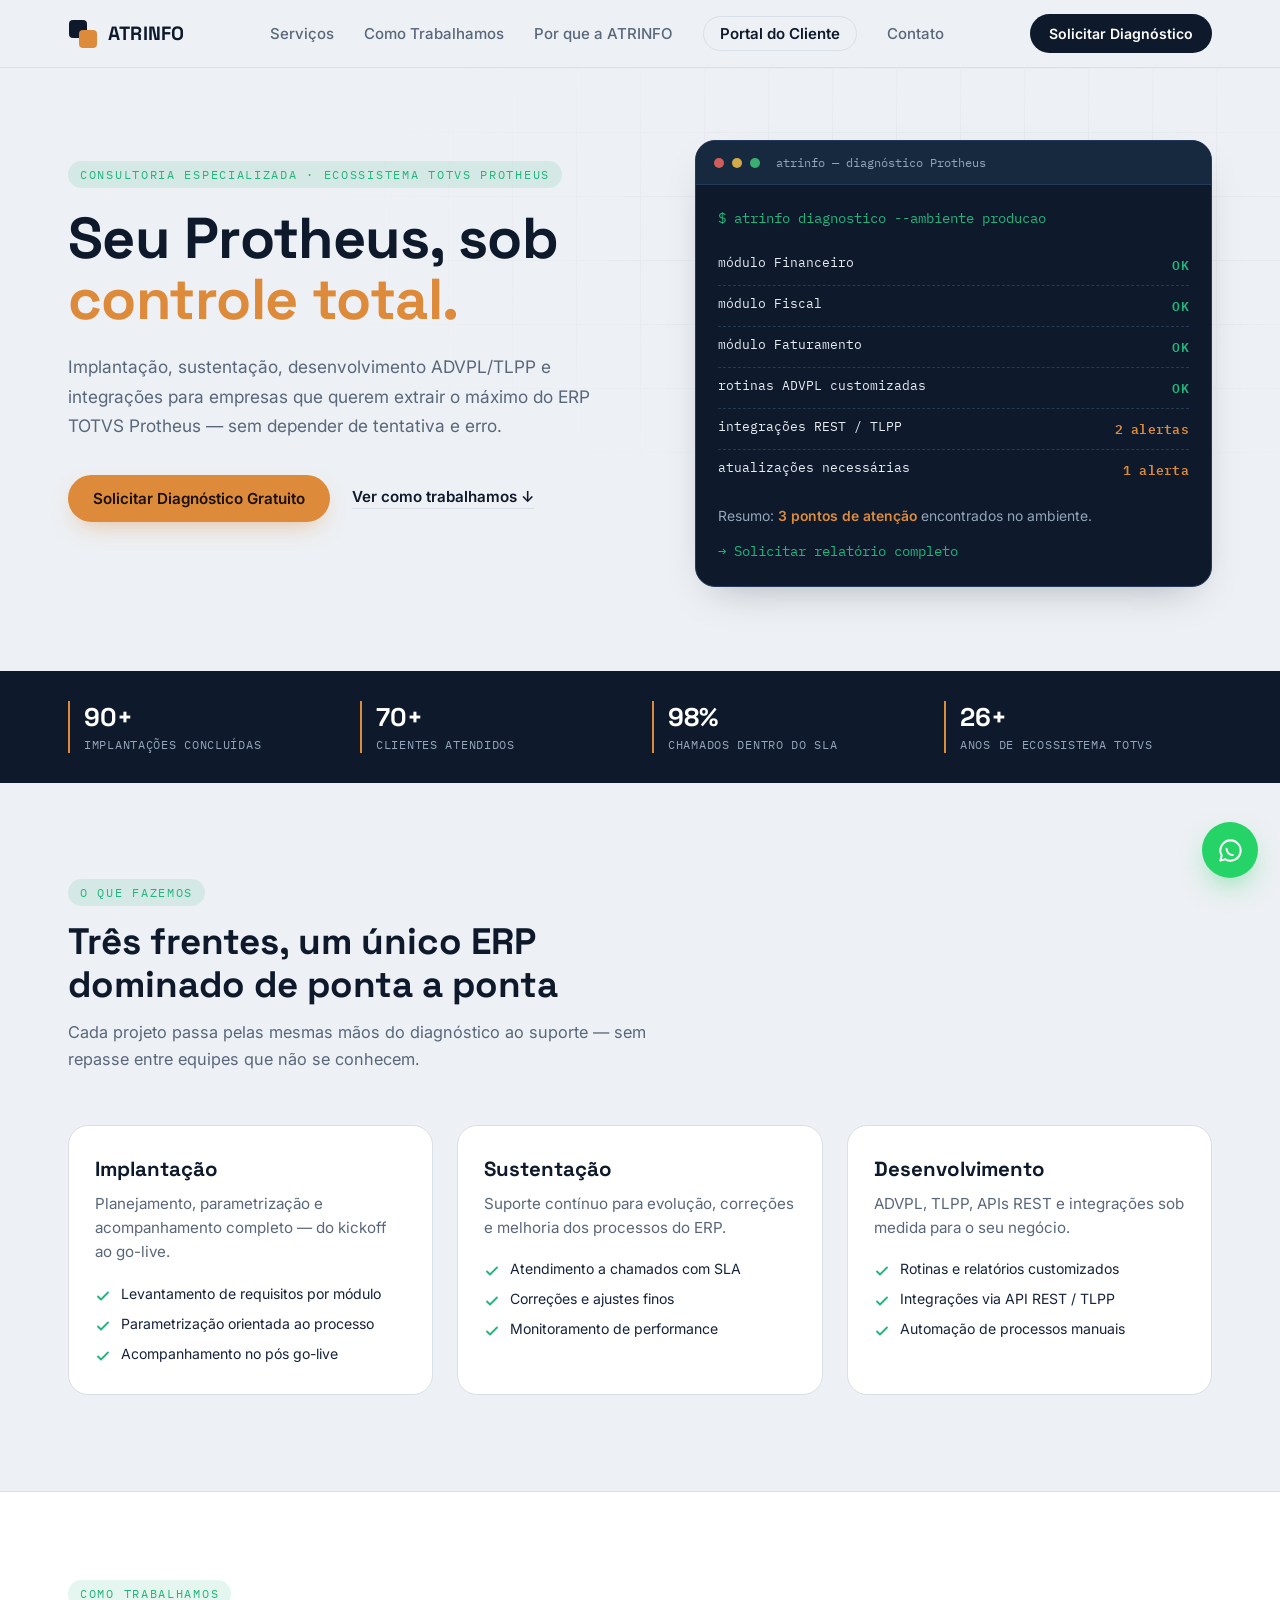
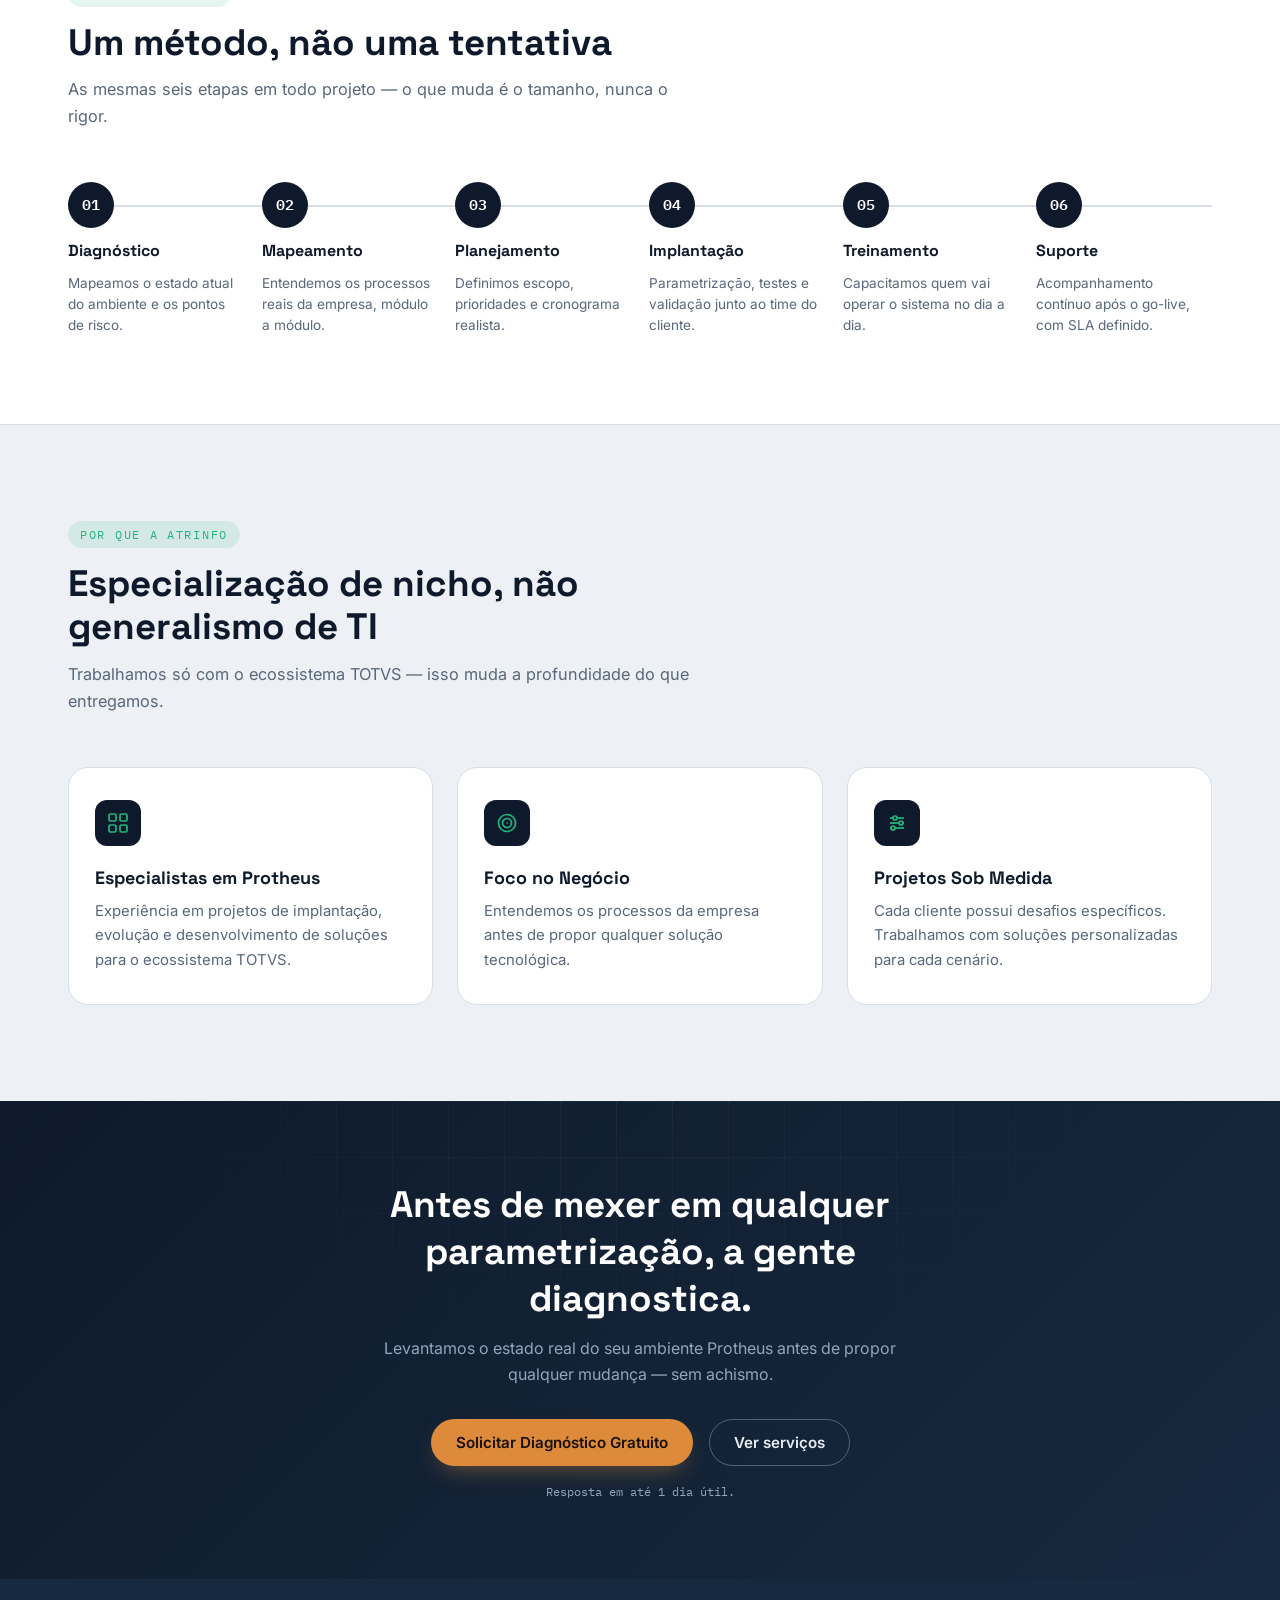
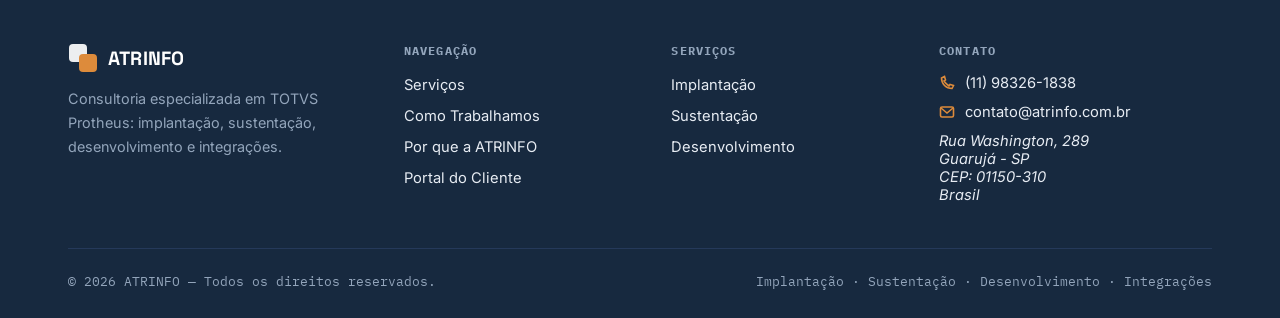
<file: index.html>
<!DOCTYPE html>
<html lang="pt-BR">
<head>
<meta charset="UTF-8">
<meta name="viewport" content="width=device-width, initial-scale=1.0">
<title>ATRINFO | Consultoria Especializada em TOTVS Protheus</title>
<meta name="description" content="Consultoria especializada em TOTVS Protheus — implantação, sustentação, desenvolvimento ADVPL/TLPP e integrações. Solicite um diagnóstico do seu ambiente.">
<link rel="preconnect" href="https://fonts.googleapis.com">
<link rel="preconnect" href="https://fonts.gstatic.com" crossorigin>
<link href="https://fonts.googleapis.com/css2?family=Space+Grotesk:wght@500;600;700&family=Inter:wght@400;500;600;700&family=IBM+Plex+Mono:wght@400;500;600&display=swap" rel="stylesheet">
<style>
  :root{
    --ink:#0E1A2B;
    --ink-2:#17293F;
    --ink-3:#25395A;
    --paper:#EDF0F4;
    --card:#FFFFFF;
    --line:#D9DFE6;
    --text:#16233A;
    --text-soft:#59677A;
    --on-dark:#E7ECF3;
    --on-dark-soft:#93A5BB;
    --signal:#22B57B;
    --signal-soft:rgba(34,181,123,.12);
    --amber:#DD8B3B;
    --amber-soft:rgba(221,139,59,.14);
    --r-lg:20px;
    --r-md:14px;
    --shadow-md:0 16px 40px -20px rgba(14,26,43,.35);
    --font-display:'Space Grotesk',sans-serif;
    --font-body:'Inter',sans-serif;
    --font-mono:'IBM Plex Mono',monospace;
  }

  *{box-sizing:border-box;}
  html{scroll-behavior:smooth;}
  body{
    margin:0;
    background:var(--paper);
    color:var(--text);
    font-family:var(--font-body);
    -webkit-font-smoothing:antialiased;
  }
  img,svg{display:block;max-width:100%;}
  a{color:inherit;}
  ul{margin:0;padding:0;}
  section[id]{scroll-margin-top:90px;}

  .skip-link{position:absolute;left:-9999px;top:auto;background:var(--ink);color:#fff;padding:12px 18px;border-radius:8px;z-index:200;text-decoration:none;font-size:.9rem;}
  .skip-link:focus{left:16px;top:16px;}

  *:focus-visible{outline:2px solid var(--amber);outline-offset:3px;border-radius:4px;}

  .wrap{max-width:1240px;margin:0 auto;padding-left:clamp(20px,4vw,48px);padding-right:clamp(20px,4vw,48px);}

  /* ---------- Buttons ---------- */
  .btn{
    display:inline-flex;align-items:center;gap:8px;
    padding:13px 24px;border-radius:999px;
    font-family:var(--font-body);font-weight:600;font-size:.95rem;
    text-decoration:none;cursor:pointer;border:1px solid transparent;
    transition:transform .15s ease, box-shadow .15s ease, background .15s ease, color .15s ease;
    white-space:nowrap;
  }
  .btn--primary{background:var(--amber);color:#1A1006;box-shadow:0 10px 24px -10px rgba(221,139,59,.55);}
  .btn--primary:hover{transform:translateY(-2px);box-shadow:0 16px 30px -12px rgba(221,139,59,.6);}
  .btn--dark{background:var(--ink);color:#fff;}
  .btn--dark:hover{transform:translateY(-2px);background:var(--ink-2);}
  .btn--ghost-dark{background:transparent;border-color:rgba(255,255,255,.28);color:var(--on-dark);}
  .btn--ghost-dark:hover{background:rgba(255,255,255,.08);}
  .btn--sm{padding:10px 18px;font-size:.88rem;}
  .text-link{display:inline-flex;align-items:center;gap:6px;font-weight:600;font-size:.95rem;text-decoration:none;color:var(--ink);border-bottom:1px solid var(--line);padding-bottom:2px;transition:border-color .15s ease, color .15s ease;}
  .text-link:hover{border-color:var(--ink);}

  .eyebrow{
    font-family:var(--font-mono);font-size:.76rem;letter-spacing:.14em;text-transform:uppercase;
    color:var(--signal);background:var(--signal-soft);
    display:inline-flex;padding:6px 12px;border-radius:999px;
  }

  /* ---------- Header ---------- */
  .site-header{position:sticky;top:0;z-index:100;background:rgba(237,240,244,.86);backdrop-filter:blur(10px);border-bottom:1px solid var(--line);}
  .nav{display:flex;align-items:center;justify-content:space-between;padding:14px clamp(20px,4vw,48px);max-width:1240px;margin:0 auto;}
  .brand{display:flex;align-items:center;gap:10px;text-decoration:none;font-family:var(--font-display);font-weight:700;font-size:1.2rem;color:var(--ink);letter-spacing:.01em;}
  .brand__mark{width:30px;height:30px;flex-shrink:0;}
  .nav__links{display:flex;gap:30px;list-style:none;font-weight:500;font-size:.94rem;}
  .nav__links a{text-decoration:none;color:var(--text-soft);position:relative;padding:4px 0;transition:color .15s ease;}
  .nav__links a::after{content:"";position:absolute;left:0;bottom:0;height:2px;width:0;background:var(--amber);transition:width .18s ease;}
  .nav__links a:hover{color:var(--ink);}
  .nav__links a:hover::after{width:100%;}
  .nav__links a.btn-portal-cliente{
    color:var(--ink);
    border:1px solid var(--line);
    border-radius:999px;
    padding:7px 16px;
    font-weight:600;
    transition:border-color .15s ease, background .15s ease, color .15s ease;
  }
  .nav__links a.btn-portal-cliente:hover{
    border-color:var(--signal);
    background:var(--signal-soft);
    color:var(--ink);
  }
  .nav__links a.btn-portal-cliente::after{display:none;}
  .nav__mobile-panel a.btn-portal-cliente{
    color:var(--signal);
    font-weight:600;
  }
  .nav__right{display:flex;align-items:center;gap:20px;}
  .nav__toggle{display:none;background:none;border:none;cursor:pointer;padding:6px;color:var(--ink);}
  .nav__mobile-panel{display:none;flex-direction:column;gap:2px;padding:6px clamp(20px,4vw,48px) 22px;background:var(--paper);border-bottom:1px solid var(--line);}
  .nav__mobile-panel.is-open{display:flex;}
  .nav__mobile-panel a{padding:13px 2px;font-weight:500;text-decoration:none;color:var(--text);border-bottom:1px solid var(--line);}
  .nav__mobile-panel .btn{margin-top:14px;justify-content:center;}

  @media (max-width:880px){
    .nav__links,.nav__right .btn{display:none;}
    .nav__toggle{display:flex;}
  }

  /* ---------- Hero ---------- */
  .hero{position:relative;overflow:hidden;padding:72px 0 84px;}
  .hero__bg{position:absolute;inset:0;pointer-events:none;
    background-image:
      linear-gradient(var(--line) 1px, transparent 1px),
      linear-gradient(90deg, var(--line) 1px, transparent 1px);
    background-size:64px 64px;
    -webkit-mask-image:radial-gradient(ellipse 70% 60% at 75% 30%, #000 0%, transparent 75%);
    mask-image:radial-gradient(ellipse 70% 60% at 75% 30%, #000 0%, transparent 75%);
    opacity:.6;
  }
  .hero__inner{position:relative;display:grid;grid-template-columns:1.05fr .95fr;gap:56px;align-items:center;}
  @media (max-width:980px){.hero__inner{grid-template-columns:1fr;gap:48px;}}

  .hero__title{font-family:var(--font-display);font-weight:700;line-height:1.06;letter-spacing:-.01em;color:var(--ink);font-size:clamp(2.3rem,4vw + 1rem,3.6rem);margin:20px 0 0;}
  .hero__title span{color:var(--amber);}
  .hero__lead{margin:22px 0 0;font-size:1.08rem;line-height:1.7;color:var(--text-soft);max-width:48ch;}
  .hero__actions{margin-top:34px;display:flex;gap:22px;flex-wrap:wrap;align-items:center;}
  .hero__stats{margin-top:44px;display:flex;gap:32px;flex-wrap:wrap;}
  .stat-chip{font-family:var(--font-mono);font-size:.8rem;color:var(--text-soft);}
  .stat-chip strong{display:block;font-family:var(--font-display);font-size:1.5rem;color:var(--ink);font-weight:700;}

  /* ---------- Terminal (signature element) ---------- */
  .terminal{background:var(--ink);border-radius:var(--r-lg);box-shadow:var(--shadow-md);overflow:hidden;border:1px solid var(--ink-3);}
  .terminal__bar{display:flex;align-items:center;gap:8px;padding:14px 18px;background:var(--ink-2);border-bottom:1px solid var(--ink-3);}
  .dot{width:10px;height:10px;border-radius:50%;opacity:.9;}
  .dot--r{background:#E5635C;} .dot--y{background:#E7B84B;} .dot--g{background:#3FBE79;}
  .terminal__title{margin-left:8px;font-family:var(--font-mono);font-size:.76rem;color:var(--on-dark-soft);}
  .terminal__body{padding:24px 22px 26px;}
  .terminal__prompt{font-family:var(--font-mono);font-size:.85rem;color:var(--signal);margin:0 0 18px;}
  .terminal__log{list-style:none;display:flex;flex-direction:column;margin:0 0 18px;}
  .terminal__log li{display:flex;justify-content:space-between;gap:14px;padding:9px 0;border-bottom:1px dashed var(--ink-3);font-family:var(--font-mono);font-size:.82rem;color:var(--on-dark);opacity:0;transform:translateY(6px);animation:rise .5s ease forwards;}
  .terminal__log li:last-child{border-bottom:none;}
  .terminal__log li:nth-child(1){animation-delay:.15s}
  .terminal__log li:nth-child(2){animation-delay:.35s}
  .terminal__log li:nth-child(3){animation-delay:.55s}
  .terminal__log li:nth-child(4){animation-delay:.75s}
  .terminal__log li:nth-child(5){animation-delay:.95s}
  .terminal__log li:nth-child(6){animation-delay:1.15s}
  .terminal__log b{font-weight:600;letter-spacing:.02em;}
  .terminal__log b.ok{color:var(--signal);}
  .terminal__log b.warn{color:var(--amber);}
  .terminal__summary{font-size:.87rem;color:var(--on-dark-soft);margin:0 0 16px;opacity:0;animation:rise .5s ease forwards;animation-delay:1.35s;}
  .terminal__summary strong{color:var(--amber);font-weight:600;}
  .terminal__cta{font-family:var(--font-mono);font-size:.85rem;color:var(--signal);text-decoration:none;display:inline-flex;align-items:center;gap:6px;opacity:0;animation:rise .5s ease forwards;animation-delay:1.5s;}
  .terminal__cta:hover{text-decoration:underline;}
  @keyframes rise{to{opacity:1;transform:translateY(0);}}

  /* ---------- Stats bar ---------- */
  .stats-bar{background:var(--ink);padding:30px 0;}
  .stats-bar__inner{display:grid;grid-template-columns:repeat(4,1fr);gap:24px;}
  @media (max-width:700px){.stats-bar__inner{grid-template-columns:repeat(2,1fr);row-gap:26px;}}
  .stat{border-left:2px solid var(--amber);padding-left:14px;}
  .stat strong{display:block;font-family:var(--font-display);font-size:1.6rem;color:#fff;}
  .stat span{font-family:var(--font-mono);font-size:.74rem;color:var(--on-dark-soft);text-transform:uppercase;letter-spacing:.06em;}

  /* ---------- Sections ---------- */
  .section{padding:96px 0;}
  .section--tight{padding:88px 0;}
  .section__head{max-width:640px;margin-bottom:52px;}
  .section__head h2{font-family:var(--font-display);font-size:clamp(1.7rem,2.2vw + 1rem,2.3rem);color:var(--ink);margin:14px 0 12px;line-height:1.18;}
  .section__head p{color:var(--text-soft);font-size:1.02rem;line-height:1.65;margin:0;}

  /* Services */
  .services__grid{display:grid;grid-template-columns:repeat(3,1fr);gap:24px;}
  @media (max-width:900px){.services__grid{grid-template-columns:1fr;}}
  .service-card{background:var(--card);border:1px solid var(--line);border-radius:var(--r-lg);padding:30px 26px;transition:transform .2s ease, box-shadow .2s ease, border-color .2s ease;}
  .service-card:hover{transform:translateY(-4px);box-shadow:var(--shadow-md);border-color:transparent;}
  .service-card__tag{font-family:var(--font-mono);font-size:.72rem;letter-spacing:.1em;color:var(--amber);background:var(--amber-soft);padding:4px 10px;border-radius:999px;display:inline-block;margin-bottom:18px;}
  .service-card h3{font-family:var(--font-display);font-size:1.28rem;color:var(--ink);margin:0 0 10px;}
  .service-card p{color:var(--text-soft);font-size:.95rem;line-height:1.6;margin:0 0 20px;}
  .service-card ul{list-style:none;display:flex;flex-direction:column;gap:11px;}
  .service-card li{display:flex;gap:10px;align-items:flex-start;font-size:.88rem;color:var(--text);}
  .service-card li svg{flex-shrink:0;margin-top:3px;color:var(--signal);}

  /* Process */
  .process-band{background:var(--card);border-top:1px solid var(--line);border-bottom:1px solid var(--line);}
  .process__rail{position:relative;display:grid;grid-template-columns:repeat(6,1fr);gap:18px;}
  .process__rail::before{content:"";position:absolute;top:23px;left:0;right:0;height:2px;background:var(--line);z-index:0;}
  @media (max-width:880px){
    .process__rail{grid-template-columns:1fr 1fr;row-gap:34px;}
    .process__rail::before{display:none;}
  }
  @media (max-width:480px){.process__rail{grid-template-columns:1fr;}}
  .process__step{position:relative;z-index:1;display:flex;flex-direction:column;gap:10px;}
  .process__num{width:46px;height:46px;border-radius:50%;background:var(--ink);color:#fff;display:flex;align-items:center;justify-content:center;font-family:var(--font-mono);font-weight:600;font-size:.92rem;}
  .process__step h4{font-family:var(--font-display);font-size:1rem;color:var(--ink);margin:2px 0 2px;}
  .process__step p{font-size:.85rem;color:var(--text-soft);line-height:1.55;margin:0;}

  /* Why */
  .why__grid{display:grid;grid-template-columns:repeat(3,1fr);gap:24px;}
  @media (max-width:900px){.why__grid{grid-template-columns:1fr;}}
  .why-card{padding:32px 26px;border-radius:var(--r-lg);background:var(--card);border:1px solid var(--line);}
  .why-card__icon{width:46px;height:46px;border-radius:12px;background:var(--ink);display:flex;align-items:center;justify-content:center;margin-bottom:20px;color:var(--signal);}
  .why-card h3{font-family:var(--font-display);font-size:1.12rem;color:var(--ink);margin:0 0 10px;}
  .why-card p{color:var(--text-soft);font-size:.93rem;line-height:1.65;margin:0;}

  /* CTA band */
  .cta-band{position:relative;overflow:hidden;background:linear-gradient(135deg,var(--ink),var(--ink-2));color:#fff;padding:80px 0;text-align:center;}
  .cta-band__bg{position:absolute;inset:0;pointer-events:none;
    background-image:linear-gradient(rgba(255,255,255,.05) 1px, transparent 1px), linear-gradient(90deg, rgba(255,255,255,.05) 1px, transparent 1px);
    background-size:56px 56px;
    -webkit-mask-image:radial-gradient(ellipse 60% 80% at 50% 0%, #000 0%, transparent 70%);
    mask-image:radial-gradient(ellipse 60% 80% at 50% 0%, #000 0%, transparent 70%);
  }
  .cta-band__inner{position:relative;max-width:620px;margin:0 auto;}
  .cta-band h2{font-family:var(--font-display);font-size:clamp(1.6rem,2.4vw + 1rem,2.3rem);margin:0 0 14px;}
  .cta-band p{color:var(--on-dark-soft);margin:0 0 32px;font-size:1rem;line-height:1.6;}
  .cta-band__actions{display:flex;justify-content:center;gap:16px;flex-wrap:wrap;}
  .cta-band small{display:block;margin-top:18px;color:var(--on-dark-soft);font-family:var(--font-mono);font-size:.76rem;}

  /* Footer */
  footer{background:var(--ink-2);color:var(--on-dark);padding:64px 0 28px;}
  .footer__grid{display:grid;grid-template-columns:1.3fr 1fr 1fr 1.2fr;gap:40px;padding-bottom:44px;border-bottom:1px solid var(--ink-3);}
  @media (max-width:900px){.footer__grid{grid-template-columns:1fr 1fr;row-gap:36px;}}
  @media (max-width:560px){.footer__grid{grid-template-columns:1fr;}}
  .footer__brand .brand{color:#fff;}
  .footer__brand p{color:var(--on-dark-soft);font-size:.9rem;line-height:1.65;margin-top:14px;max-width:32ch;}
  footer h5{font-family:var(--font-mono);font-size:.72rem;letter-spacing:.1em;text-transform:uppercase;color:var(--on-dark-soft);margin:0 0 16px;}
  footer ul{list-style:none;display:flex;flex-direction:column;gap:11px;}
  footer a{color:var(--on-dark);text-decoration:none;font-size:.92rem;transition:color .15s ease;}
  footer a:hover{color:var(--amber);}
  .footer__contact li{display:flex;gap:10px;align-items:center;}
  .footer__contact svg{flex-shrink:0;color:var(--amber);}
  .footer__bottom{padding-top:24px;display:flex;justify-content:space-between;flex-wrap:wrap;gap:12px;font-size:.8rem;color:var(--on-dark-soft);font-family:var(--font-mono);}

  /* WhatsApp direct-contact button */
  .whatsapp-fab{
    position:fixed;right:22px;bottom:22px;width:56px;height:56px;border-radius:50%;
    background:#25D366;color:#fff;display:flex;align-items:center;justify-content:center;
    box-shadow:0 12px 28px -8px rgba(37,211,102,.55);z-index:150;text-decoration:none;
    transition:transform .15s ease, box-shadow .15s ease;
  }
  .whatsapp-fab:hover{transform:translateY(-3px) scale(1.04);box-shadow:0 16px 34px -8px rgba(37,211,102,.65);}
  .whatsapp-fab svg{width:27px;height:27px;}
  @media (max-width:600px){.whatsapp-fab{right:16px;bottom:16px;width:52px;height:52px;}}

  @media (prefers-reduced-motion: reduce){
    html{scroll-behavior:auto;}
    .terminal__log li,.terminal__summary,.terminal__cta{animation:none;opacity:1;transform:none;}
    .service-card,.btn,.whatsapp-fab{transition:none;}
  }
</style>
</head>
<body>

<a class="skip-link" href="#main">Pular para o conteúdo</a>

<header class="site-header">
  <nav class="nav">
    <a href="#topo" class="brand" aria-label="ATRINFO — início">
      <svg class="brand__mark" viewBox="0 0 30 30" fill="none" xmlns="http://www.w3.org/2000/svg" aria-hidden="true">
        <rect x="1" y="1" width="18" height="18" rx="4" fill="var(--ink)"/>
        <rect x="11" y="11" width="18" height="18" rx="4" fill="var(--amber)"/>
      </svg>
      ATRINFO
    </a>

    <ul class="nav__links">
      <li><a href="#servicos">Serviços</a></li>
      <li><a href="#como-trabalhamos">Como Trabalhamos</a></li>
      <li><a href="#por-que">Por que a ATRINFO</a></li>
      <li><a href="portal-login.html" class="btn-portal-cliente">Portal do Cliente</a></li>
      <li><a href="#contato">Contato</a></li>
    </ul>

    <div class="nav__right">
      <a href="#contato" class="btn btn--dark btn--sm">Solicitar Diagnóstico</a>
      <button class="nav__toggle" id="navToggle" aria-label="Abrir menu" aria-expanded="false" aria-controls="navMobile">
        <svg width="24" height="24" viewBox="0 0 24 24" fill="none" stroke="currentColor" stroke-width="1.8" stroke-linecap="round"><line x1="3" y1="6" x2="21" y2="6"/><line x1="3" y1="12" x2="21" y2="12"/><line x1="3" y1="18" x2="21" y2="18"/></svg>
      </button>
    </div>
  </nav>

  <div class="nav__mobile-panel" id="navMobile">
    <a href="#servicos">Serviços</a>
    <a href="#como-trabalhamos">Como Trabalhamos</a>
    <a href="#por-que">Por que a ATRINFO</a>
    <a href="portal-login.html" class="btn-portal-cliente">Portal do Cliente</a>
    <a href="#contato">Contato</a>
    <a href="#contato" class="btn btn--primary">Solicitar Diagnóstico</a>
  </div>
</header>

<main id="main">

  <!-- HERO -->
  <section id="topo" class="hero">
    <div class="hero__bg" aria-hidden="true"></div>
    <div class="wrap hero__inner">
      <div>
        <span class="eyebrow">Consultoria especializada · Ecossistema TOTVS Protheus</span>
        <h1 class="hero__title">Seu Protheus, sob <span>controle total.</span></h1>
        <p class="hero__lead">Implantação, sustentação, desenvolvimento ADVPL/TLPP e integrações para empresas que querem extrair o máximo do ERP TOTVS Protheus — sem depender de tentativa e erro.</p>

        <div class="hero__actions">
          <a href="#contato" class="btn btn--primary">Solicitar Diagnóstico Gratuito</a>
          <a href="#como-trabalhamos" class="text-link">Ver como trabalhamos ↓</a>
        </div>

        <div class="hero__stats">
          <div class="stat-chip"><strong></strong></div>         
        </div>
      </div>

      <!-- Elemento assinatura: painel de diagnóstico -->
      <div class="terminal" role="img" aria-label="Simulação de diagnóstico automático de um ambiente Protheus">
        <div class="terminal__bar">
          <span class="dot dot--r"></span><span class="dot dot--y"></span><span class="dot dot--g"></span>
          <span class="terminal__title">atrinfo — diagnóstico Protheus</span>
        </div>
        <div class="terminal__body">
          <p class="terminal__prompt">$ atrinfo diagnostico --ambiente producao</p>
          <ul class="terminal__log">
            <li><span>módulo Financeiro</span><b class="ok">OK</b></li>
            <li><span>módulo Fiscal</span><b class="ok">OK</b></li>
            <li><span>módulo Faturamento</span><b class="ok">OK</b></li>
            <li><span>rotinas ADVPL customizadas</span><b class="ok">OK</b></li>
            <li><span>integrações REST / TLPP</span><b class="warn">2 alertas</b></li>
            <li><span>atualizações necessárias</span><b class="warn">1 alerta</b></li>
          </ul>
          <p class="terminal__summary">Resumo: <strong>3 pontos de atenção</strong> encontrados no ambiente.</p>
          <a href="#contato" class="terminal__cta">→ Solicitar relatório completo</a>
        </div>
      </div>
    </div>
  </section>

  <!-- STATS BAR (substitua pelos números reais da ATRINFO) -->
  <div class="stats-bar">
    <div class="wrap stats-bar__inner">
      <div class="stat"><strong>90+</strong><span>Implantações concluídas</span></div>
      <div class="stat"><strong>70+</strong><span>Clientes atendidos</span></div>
      <div class="stat"><strong>98%</strong><span>Chamados dentro do SLA</span></div>
      <div class="stat"><strong>26+</strong><span>Anos de ecossistema TOTVS</span></div>
    </div>
  </div>

  <!-- SERVIÇOS -->
  <section id="servicos" class="section">
    <div class="wrap">
      <div class="section__head">
        <span class="eyebrow">O que fazemos</span>
        <h2>Três frentes, um único ERP dominado de ponta a ponta</h2>
        <p>Cada projeto passa pelas mesmas mãos do diagnóstico ao suporte — sem repasse entre equipes que não se conhecem.</p>
      </div>

      <div class="services__grid">
        <article class="service-card">
          <h3>Implantação</h3>
          <p>Planejamento, parametrização e acompanhamento completo — do kickoff ao go-live.</p>
          <ul>
            <li><svg width="16" height="16" viewBox="0 0 16 16" fill="none" stroke="currentColor" stroke-width="1.8" stroke-linecap="round" stroke-linejoin="round"><path d="M3 8.5l3 3 7-7"/></svg>Levantamento de requisitos por módulo</li>
            <li><svg width="16" height="16" viewBox="0 0 16 16" fill="none" stroke="currentColor" stroke-width="1.8" stroke-linecap="round" stroke-linejoin="round"><path d="M3 8.5l3 3 7-7"/></svg>Parametrização orientada ao processo</li>
            <li><svg width="16" height="16" viewBox="0 0 16 16" fill="none" stroke="currentColor" stroke-width="1.8" stroke-linecap="round" stroke-linejoin="round"><path d="M3 8.5l3 3 7-7"/></svg>Acompanhamento no pós go-live</li>
          </ul>
        </article>

        <article class="service-card">
          <h3>Sustentação</h3>
          <p>Suporte contínuo para evolução, correções e melhoria dos processos do ERP.</p>
          <ul>
            <li><svg width="16" height="16" viewBox="0 0 16 16" fill="none" stroke="currentColor" stroke-width="1.8" stroke-linecap="round" stroke-linejoin="round"><path d="M3 8.5l3 3 7-7"/></svg>Atendimento a chamados com SLA</li>
            <li><svg width="16" height="16" viewBox="0 0 16 16" fill="none" stroke="currentColor" stroke-width="1.8" stroke-linecap="round" stroke-linejoin="round"><path d="M3 8.5l3 3 7-7"/></svg>Correções e ajustes finos</li>
            <li><svg width="16" height="16" viewBox="0 0 16 16" fill="none" stroke="currentColor" stroke-width="1.8" stroke-linecap="round" stroke-linejoin="round"><path d="M3 8.5l3 3 7-7"/></svg>Monitoramento de performance</li>
          </ul>
        </article>

        <article class="service-card">
          <h3>Desenvolvimento</h3>
          <p>ADVPL, TLPP, APIs REST e integrações sob medida para o seu negócio.</p>
          <ul>
            <li><svg width="16" height="16" viewBox="0 0 16 16" fill="none" stroke="currentColor" stroke-width="1.8" stroke-linecap="round" stroke-linejoin="round"><path d="M3 8.5l3 3 7-7"/></svg>Rotinas e relatórios customizados</li>
            <li><svg width="16" height="16" viewBox="0 0 16 16" fill="none" stroke="currentColor" stroke-width="1.8" stroke-linecap="round" stroke-linejoin="round"><path d="M3 8.5l3 3 7-7"/></svg>Integrações via API REST / TLPP</li>
            <li><svg width="16" height="16" viewBox="0 0 16 16" fill="none" stroke="currentColor" stroke-width="1.8" stroke-linecap="round" stroke-linejoin="round"><path d="M3 8.5l3 3 7-7"/></svg>Automação de processos manuais</li>
          </ul>
        </article>
      </div>
    </div>
  </section>

  <!-- COMO TRABALHAMOS -->
  <div class="process-band">
    <section id="como-trabalhamos" class="section section--tight">
      <div class="wrap">
        <div class="section__head">
          <span class="eyebrow">Como trabalhamos</span>
          <h2>Um método, não uma tentativa</h2>
          <p>As mesmas seis etapas em todo projeto — o que muda é o tamanho, nunca o rigor.</p>
        </div>

        <div class="process__rail">
          <div class="process__step">
            <span class="process__num">01</span>
            <h4>Diagnóstico</h4>
            <p>Mapeamos o estado atual do ambiente e os pontos de risco.</p>
          </div>
          <div class="process__step">
            <span class="process__num">02</span>
            <h4>Mapeamento</h4>
            <p>Entendemos os processos reais da empresa, módulo a módulo.</p>
          </div>
          <div class="process__step">
            <span class="process__num">03</span>
            <h4>Planejamento</h4>
            <p>Definimos escopo, prioridades e cronograma realista.</p>
          </div>
          <div class="process__step">
            <span class="process__num">04</span>
            <h4>Implantação</h4>
            <p>Parametrização, testes e validação junto ao time do cliente.</p>
          </div>
          <div class="process__step">
            <span class="process__num">05</span>
            <h4>Treinamento</h4>
            <p>Capacitamos quem vai operar o sistema no dia a dia.</p>
          </div>
          <div class="process__step">
            <span class="process__num">06</span>
            <h4>Suporte</h4>
            <p>Acompanhamento contínuo após o go-live, com SLA definido.</p>
          </div>
        </div>
      </div>
    </section>
  </div>

  <!-- POR QUE A ATRINFO -->
  <section id="por-que" class="section">
    <div class="wrap">
      <div class="section__head">
        <span class="eyebrow">Por que a ATRINFO</span>
        <h2>Especialização de nicho, não generalismo de TI</h2>
        <p>Trabalhamos só com o ecossistema TOTVS — isso muda a profundidade do que entregamos.</p>
      </div>

      <div class="why__grid">
        <article class="why-card">
          <div class="why-card__icon">
            <svg width="22" height="22" viewBox="0 0 22 22" fill="none" stroke="currentColor" stroke-width="1.7"><rect x="2" y="2" width="7" height="7" rx="1.5"/><rect x="13" y="2" width="7" height="7" rx="1.5"/><rect x="2" y="13" width="7" height="7" rx="1.5"/><rect x="13" y="13" width="7" height="7" rx="1.5"/></svg>
          </div>
          <h3>Especialistas em Protheus</h3>
          <p>Experiência em projetos de implantação, evolução e desenvolvimento de soluções para o ecossistema TOTVS.</p>
        </article>

        <article class="why-card">
          <div class="why-card__icon">
            <svg width="22" height="22" viewBox="0 0 22 22" fill="none" stroke="currentColor" stroke-width="1.7"><circle cx="11" cy="11" r="8.5"/><circle cx="11" cy="11" r="4.5"/><circle cx="11" cy="11" r=".8" fill="currentColor" stroke="none"/></svg>
          </div>
          <h3>Foco no Negócio</h3>
          <p>Entendemos os processos da empresa antes de propor qualquer solução tecnológica.</p>
        </article>

        <article class="why-card">
          <div class="why-card__icon">
            <svg width="22" height="22" viewBox="0 0 22 22" fill="none" stroke="currentColor" stroke-width="1.7"><line x1="4" y1="6" x2="18" y2="6"/><circle cx="9" cy="6" r="2" fill="var(--ink)"/><line x1="4" y1="11" x2="18" y2="11"/><circle cx="15" cy="11" r="2" fill="var(--ink)"/><line x1="4" y1="16" x2="18" y2="16"/><circle cx="7" cy="16" r="2" fill="var(--ink)"/></svg>
          </div>
          <h3>Projetos Sob Medida</h3>
          <p>Cada cliente possui desafios específicos. Trabalhamos com soluções personalizadas para cada cenário.</p>
        </article>
      </div>
    </div>
  </section>

  <!-- CTA BAND -->
  <section class="cta-band">
    <div class="cta-band__bg" aria-hidden="true"></div>
    <div class="wrap cta-band__inner">
      <h2>Antes de mexer em qualquer parametrização, a gente diagnostica.</h2>
      <p>Levantamos o estado real do seu ambiente Protheus antes de propor qualquer mudança — sem achismo.</p>
      <div class="cta-band__actions">
        <a href="#contato" class="btn btn--primary">Solicitar Diagnóstico Gratuito</a>
        <a href="#servicos" class="btn btn--ghost-dark">Ver serviços</a>
      </div>
      <small>Resposta em até 1 dia útil.</small>
    </div>
  </section>

</main>

<footer id="contato">
  <div class="wrap">
    <div class="footer__grid">
      <div class="footer__brand">
        <a href="#topo" class="brand" aria-label="ATRINFO">
          <svg class="brand__mark" viewBox="0 0 30 30" fill="none" xmlns="http://www.w3.org/2000/svg" aria-hidden="true">
            <rect x="1" y="1" width="18" height="18" rx="4" fill="#fff" opacity=".92"/>
            <rect x="11" y="11" width="18" height="18" rx="4" fill="var(--amber)"/>
          </svg>
          ATRINFO
        </a>
        <p>Consultoria especializada em TOTVS Protheus: implantação, sustentação, desenvolvimento e integrações.</p>
      </div>

      <div>
        <h5>Navegação</h5>
        <ul>
          <li><a href="#servicos">Serviços</a></li>
          <li><a href="#como-trabalhamos">Como Trabalhamos</a></li>
          <li><a href="#por-que">Por que a ATRINFO</a></li>
          <li><a href="portal-login.html">Portal do Cliente</a></li>
        </ul>
      </div>

      <div>
        <h5>Serviços</h5>
        <ul>
          <li><a href="#servicos">Implantação</a></li>
          <li><a href="#servicos">Sustentação</a></li>
          <li><a href="#servicos">Desenvolvimento</a></li>
        </ul>
      </div>

      <div>
        <h5>Contato</h5>
        <!-- placeholders — substituir pelos dados reais da ATRINFO -->
        <ul class="footer__contact">
          <li>
            <svg width="16" height="16" viewBox="0 0 16 16" fill="none" stroke="currentColor" stroke-width="1.6"><path d="M2.5 3c0 6 4.5 10.5 10.5 10.5l1.5-3-3.5-1-1 1.5C8.5 10 6 7.5 5 6l1.5-1L5.5 1.5 2.5 3z"/></svg>
            <a href="tel:+551198326-1838">(11) 98326-1838</a>
          </li>
          <li>
            <svg width="16" height="16" viewBox="0 0 16 16" fill="none" stroke="currentColor" stroke-width="1.6"><rect x="1.5" y="3" width="13" height="10" rx="1.5"/><path d="M2 4l6 5 6-5"/></svg>
            <a href="mailto:contato@atrinfo.com.br">contato@atrinfo.com.br</a>
          </li>
        <a href="https://www.google.com/maps/search/?api=1&query=Rua+Washington%2C+289+Guaruj%C3%A1+SP" target="_blank" rel="noopener">
          <i class="fa-solid fa-location-dot"></i>
          <address>
            Rua Washington, 289<br>
            Guarujá - SP<br>
            CEP: 01150-310<br>
            Brasil
          </address>
        </a>
        </ul>
      </div>
    </div>

    <div class="footer__bottom">
      <span>© 2026 ATRINFO — Todos os direitos reservados.</span>
      <span>Implantação · Sustentação · Desenvolvimento · Integrações</span>
    </div>
  </div>
</footer>

<a class="whatsapp-fab" href="https://wa.me/5511983261838?text=Ol%C3%A1%2C%20vim%20pelo%20site%20da%20ATRINFO%20e%20gostaria%20de%20solicitar%20um%20diagn%C3%B3stico%20do%20meu%20ambiente%20Protheus." target="_blank" rel="noopener" aria-label="Falar no WhatsApp" title="Falar no WhatsApp">
  <svg viewBox="0 0 24 24" fill="none" stroke="currentColor" stroke-width="1.8" stroke-linecap="round" stroke-linejoin="round" aria-hidden="true">
    <path d="M12 3a9 9 0 00-7.79 13.5L3 21l4.5-1.21A9 9 0 1012 3z"/>
    <path d="M8.5 10.5c0 3 2.5 5.5 5.5 5.5"/>
  </svg>
</a>

<script>
  const navToggle = document.getElementById('navToggle');
  const navMobile = document.getElementById('navMobile');

  navToggle.addEventListener('click', () => {
    const isOpen = navMobile.classList.toggle('is-open');
    navToggle.setAttribute('aria-expanded', String(isOpen));
  });

  navMobile.querySelectorAll('a').forEach(link => {
    link.addEventListener('click', () => {
      navMobile.classList.remove('is-open');
      navToggle.setAttribute('aria-expanded', 'false');
    });
  });
</script>

</body>
</html>
</file>
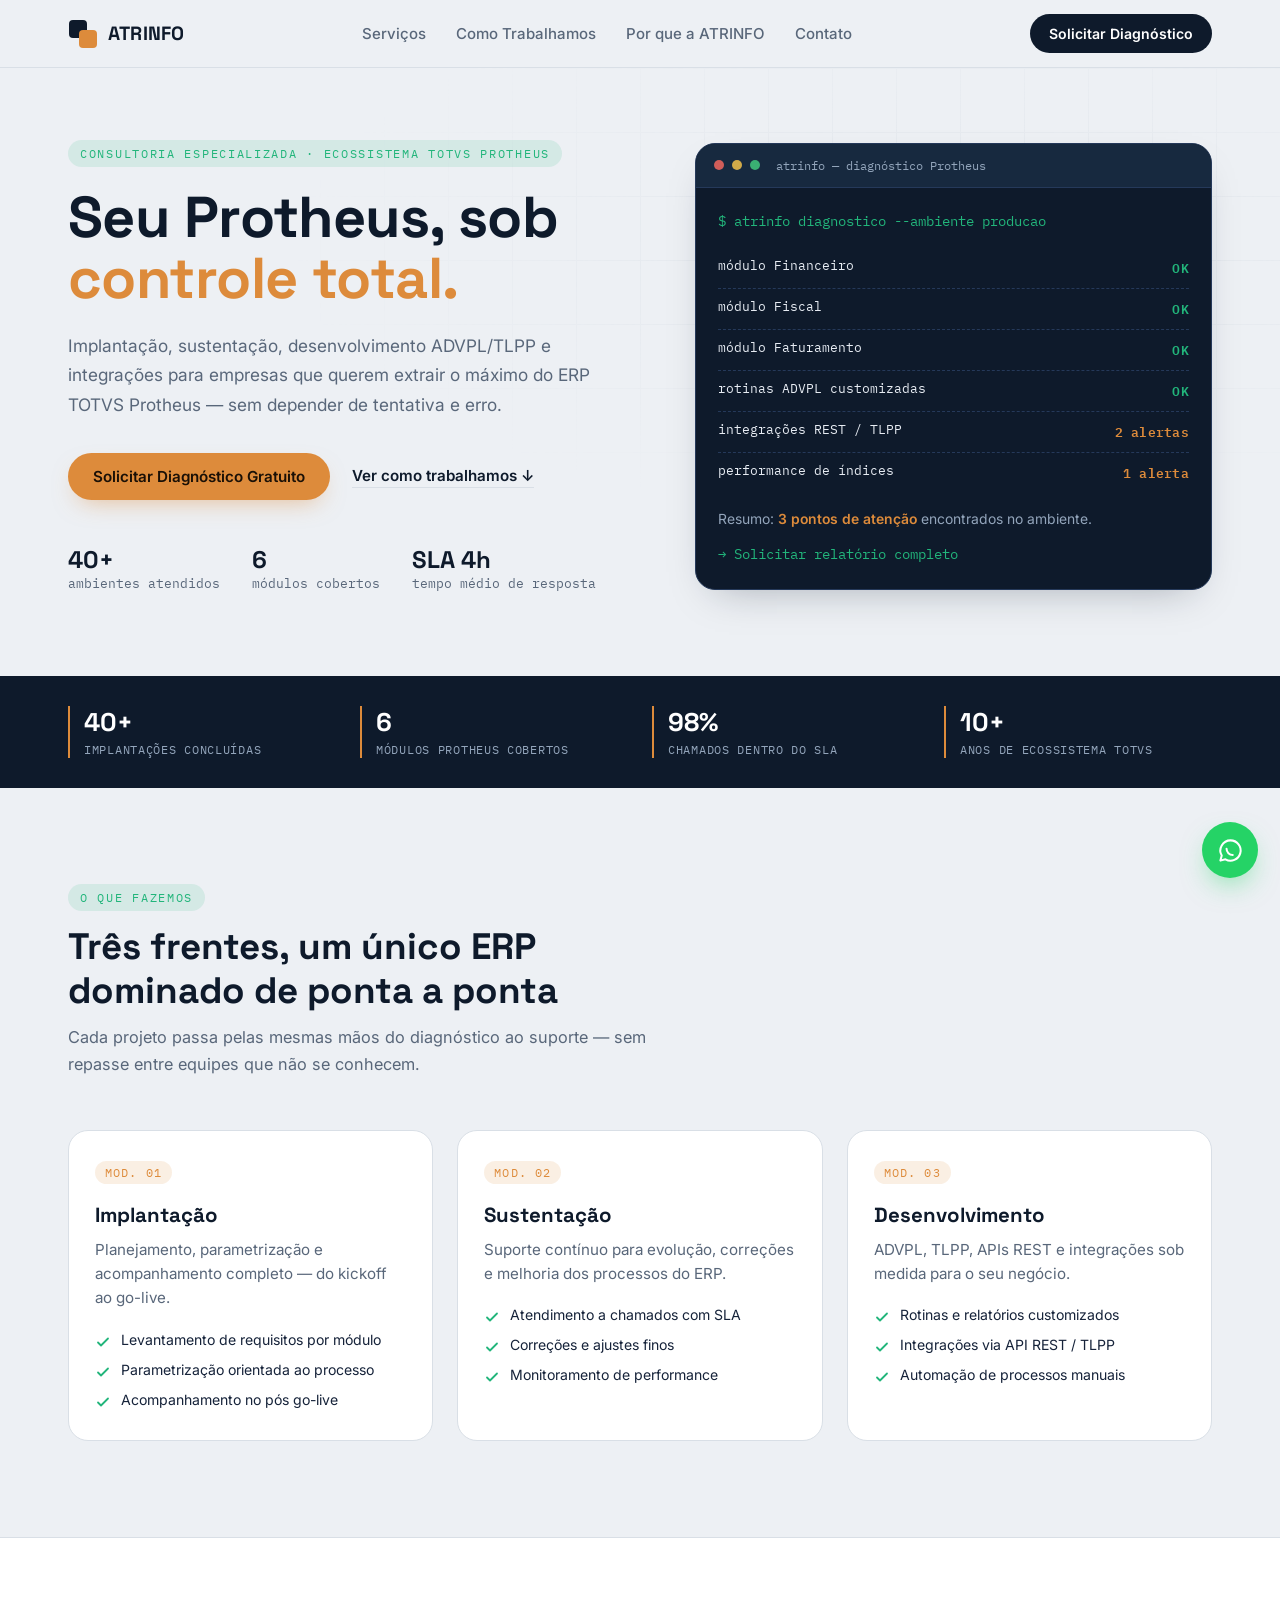
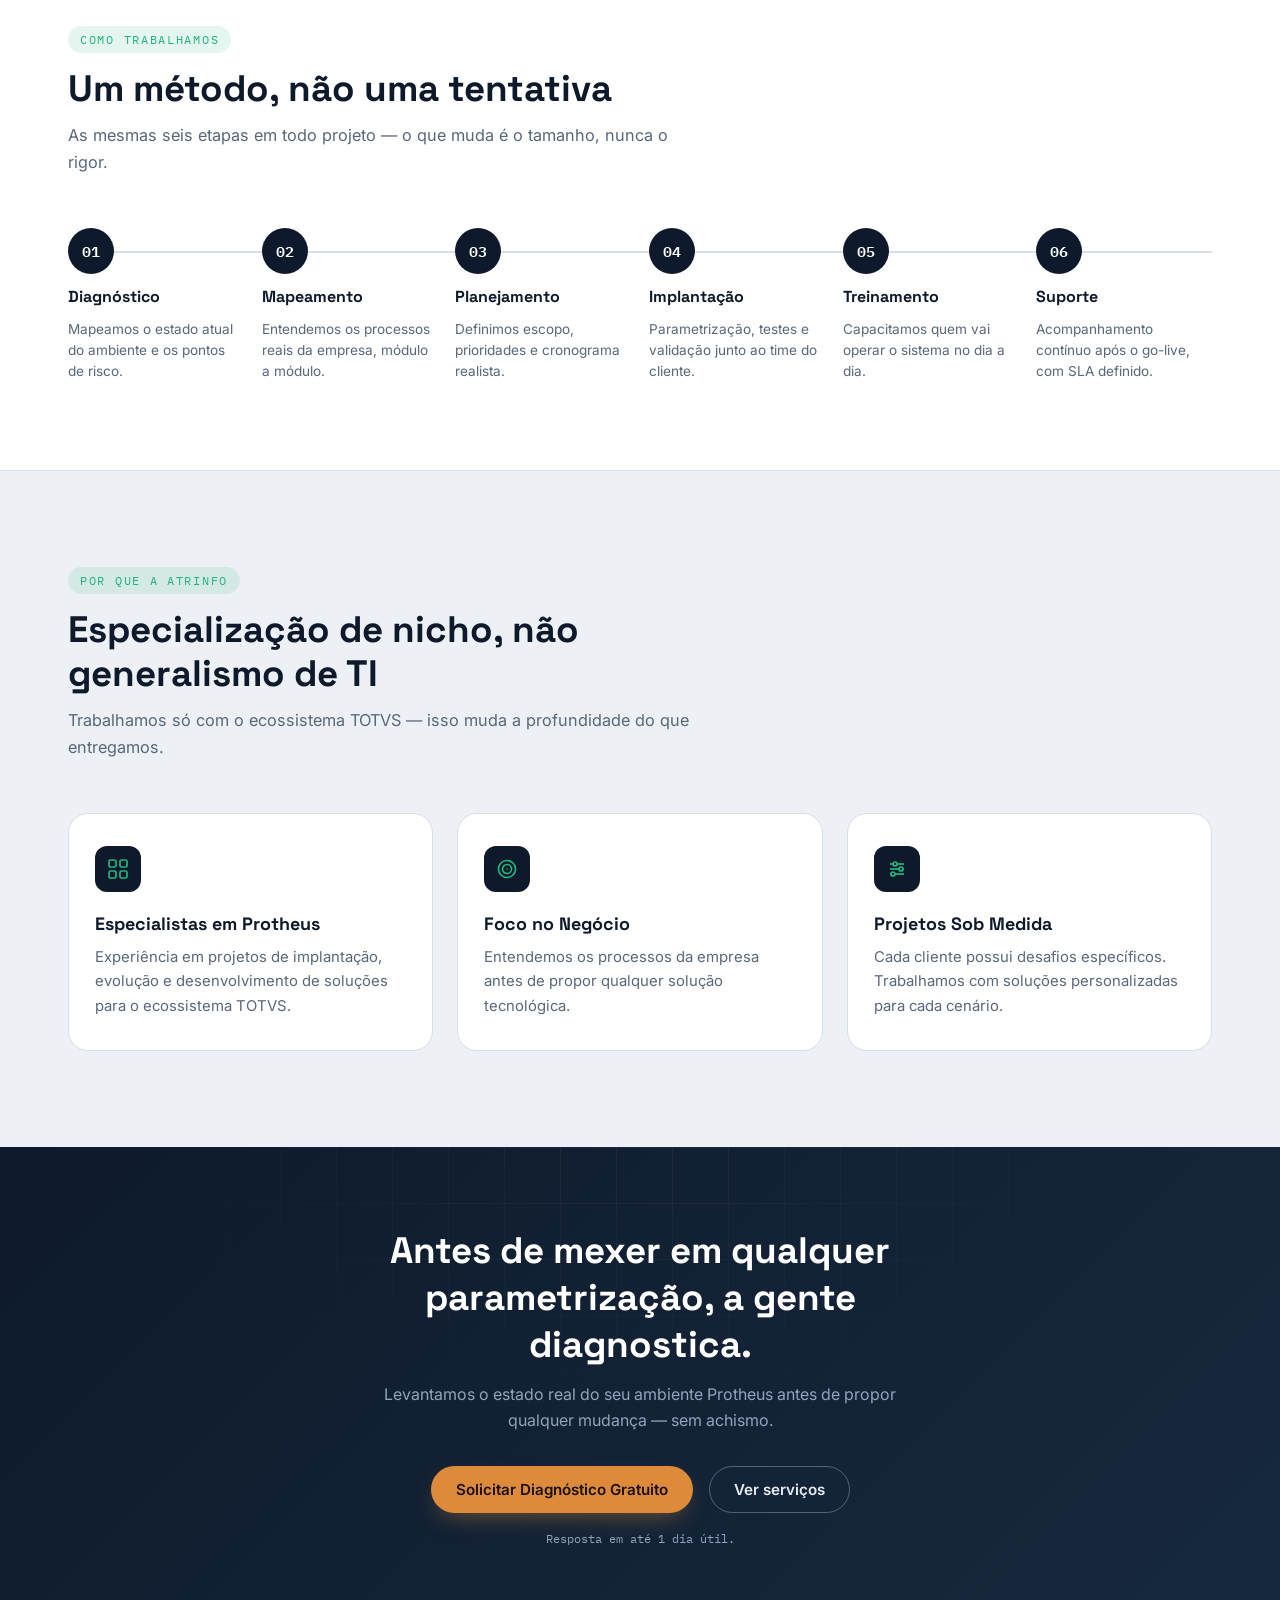
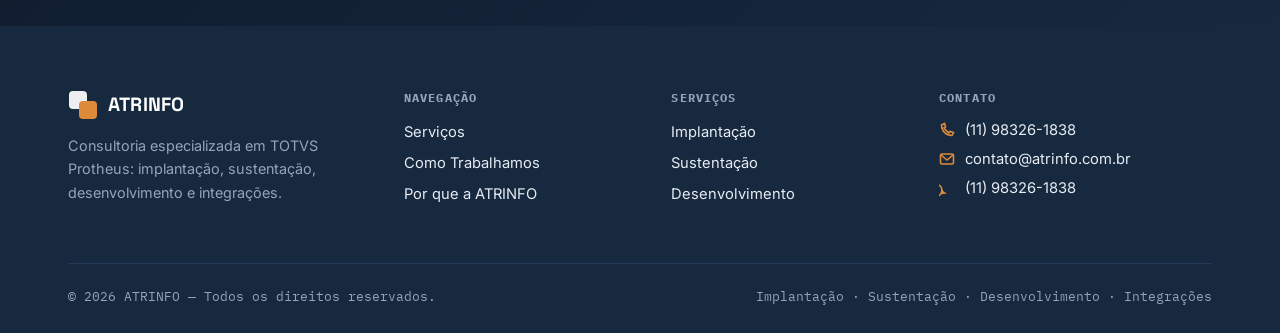
<file: index3 - Copia.html>
<!DOCTYPE html>
<html lang="pt-BR">
<head>
<meta charset="UTF-8">
<meta name="viewport" content="width=device-width, initial-scale=1.0">
<title>ATRINFO | Consultoria Especializada em TOTVS Protheus</title>
<meta name="description" content="Consultoria especializada em TOTVS Protheus — implantação, sustentação, desenvolvimento ADVPL/TLPP e integrações. Solicite um diagnóstico do seu ambiente.">
<link rel="preconnect" href="https://fonts.googleapis.com">
<link rel="preconnect" href="https://fonts.gstatic.com" crossorigin>
<link href="https://fonts.googleapis.com/css2?family=Space+Grotesk:wght@500;600;700&family=Inter:wght@400;500;600;700&family=IBM+Plex+Mono:wght@400;500;600&display=swap" rel="stylesheet">
<style>
  :root{
    --ink:#0E1A2B;
    --ink-2:#17293F;
    --ink-3:#25395A;
    --paper:#EDF0F4;
    --card:#FFFFFF;
    --line:#D9DFE6;
    --text:#16233A;
    --text-soft:#59677A;
    --on-dark:#E7ECF3;
    --on-dark-soft:#93A5BB;
    --signal:#22B57B;
    --signal-soft:rgba(34,181,123,.12);
    --amber:#DD8B3B;
    --amber-soft:rgba(221,139,59,.14);
    --r-lg:20px;
    --r-md:14px;
    --shadow-md:0 16px 40px -20px rgba(14,26,43,.35);
    --font-display:'Space Grotesk',sans-serif;
    --font-body:'Inter',sans-serif;
    --font-mono:'IBM Plex Mono',monospace;
  }

  *{box-sizing:border-box;}
  html{scroll-behavior:smooth;}
  body{
    margin:0;
    background:var(--paper);
    color:var(--text);
    font-family:var(--font-body);
    -webkit-font-smoothing:antialiased;
  }
  img,svg{display:block;max-width:100%;}
  a{color:inherit;}
  ul{margin:0;padding:0;}
  section[id]{scroll-margin-top:90px;}

  .skip-link{position:absolute;left:-9999px;top:auto;background:var(--ink);color:#fff;padding:12px 18px;border-radius:8px;z-index:200;text-decoration:none;font-size:.9rem;}
  .skip-link:focus{left:16px;top:16px;}

  *:focus-visible{outline:2px solid var(--amber);outline-offset:3px;border-radius:4px;}

  .wrap{max-width:1240px;margin:0 auto;padding-left:clamp(20px,4vw,48px);padding-right:clamp(20px,4vw,48px);}

  /* ---------- Buttons ---------- */
  .btn{
    display:inline-flex;align-items:center;gap:8px;
    padding:13px 24px;border-radius:999px;
    font-family:var(--font-body);font-weight:600;font-size:.95rem;
    text-decoration:none;cursor:pointer;border:1px solid transparent;
    transition:transform .15s ease, box-shadow .15s ease, background .15s ease, color .15s ease;
    white-space:nowrap;
  }
  .btn--primary{background:var(--amber);color:#1A1006;box-shadow:0 10px 24px -10px rgba(221,139,59,.55);}
  .btn--primary:hover{transform:translateY(-2px);box-shadow:0 16px 30px -12px rgba(221,139,59,.6);}
  .btn--dark{background:var(--ink);color:#fff;}
  .btn--dark:hover{transform:translateY(-2px);background:var(--ink-2);}
  .btn--ghost-dark{background:transparent;border-color:rgba(255,255,255,.28);color:var(--on-dark);}
  .btn--ghost-dark:hover{background:rgba(255,255,255,.08);}
  .btn--sm{padding:10px 18px;font-size:.88rem;}
  .text-link{display:inline-flex;align-items:center;gap:6px;font-weight:600;font-size:.95rem;text-decoration:none;color:var(--ink);border-bottom:1px solid var(--line);padding-bottom:2px;transition:border-color .15s ease, color .15s ease;}
  .text-link:hover{border-color:var(--ink);}

  .eyebrow{
    font-family:var(--font-mono);font-size:.76rem;letter-spacing:.14em;text-transform:uppercase;
    color:var(--signal);background:var(--signal-soft);
    display:inline-flex;padding:6px 12px;border-radius:999px;
  }

  /* ---------- Header ---------- */
  .site-header{position:sticky;top:0;z-index:100;background:rgba(237,240,244,.86);backdrop-filter:blur(10px);border-bottom:1px solid var(--line);}
  .nav{display:flex;align-items:center;justify-content:space-between;padding:14px clamp(20px,4vw,48px);max-width:1240px;margin:0 auto;}
  .brand{display:flex;align-items:center;gap:10px;text-decoration:none;font-family:var(--font-display);font-weight:700;font-size:1.2rem;color:var(--ink);letter-spacing:.01em;}
  .brand__mark{width:30px;height:30px;flex-shrink:0;}
  .nav__links{display:flex;gap:30px;list-style:none;font-weight:500;font-size:.94rem;}
  .nav__links a{text-decoration:none;color:var(--text-soft);position:relative;padding:4px 0;transition:color .15s ease;}
  .nav__links a::after{content:"";position:absolute;left:0;bottom:0;height:2px;width:0;background:var(--amber);transition:width .18s ease;}
  .nav__links a:hover{color:var(--ink);}
  .nav__links a:hover::after{width:100%;}
  .nav__right{display:flex;align-items:center;gap:20px;}
  .nav__toggle{display:none;background:none;border:none;cursor:pointer;padding:6px;color:var(--ink);}
  .nav__mobile-panel{display:none;flex-direction:column;gap:2px;padding:6px clamp(20px,4vw,48px) 22px;background:var(--paper);border-bottom:1px solid var(--line);}
  .nav__mobile-panel.is-open{display:flex;}
  .nav__mobile-panel a{padding:13px 2px;font-weight:500;text-decoration:none;color:var(--text);border-bottom:1px solid var(--line);}
  .nav__mobile-panel .btn{margin-top:14px;justify-content:center;}

  @media (max-width:880px){
    .nav__links,.nav__right .btn{display:none;}
    .nav__toggle{display:flex;}
  }

  /* ---------- Hero ---------- */
  .hero{position:relative;overflow:hidden;padding:72px 0 84px;}
  .hero__bg{position:absolute;inset:0;pointer-events:none;
    background-image:
      linear-gradient(var(--line) 1px, transparent 1px),
      linear-gradient(90deg, var(--line) 1px, transparent 1px);
    background-size:64px 64px;
    -webkit-mask-image:radial-gradient(ellipse 70% 60% at 75% 30%, #000 0%, transparent 75%);
    mask-image:radial-gradient(ellipse 70% 60% at 75% 30%, #000 0%, transparent 75%);
    opacity:.6;
  }
  .hero__inner{position:relative;display:grid;grid-template-columns:1.05fr .95fr;gap:56px;align-items:center;}
  @media (max-width:980px){.hero__inner{grid-template-columns:1fr;gap:48px;}}

  .hero__title{font-family:var(--font-display);font-weight:700;line-height:1.06;letter-spacing:-.01em;color:var(--ink);font-size:clamp(2.3rem,4vw + 1rem,3.6rem);margin:20px 0 0;}
  .hero__title span{color:var(--amber);}
  .hero__lead{margin:22px 0 0;font-size:1.08rem;line-height:1.7;color:var(--text-soft);max-width:48ch;}
  .hero__actions{margin-top:34px;display:flex;gap:22px;flex-wrap:wrap;align-items:center;}
  .hero__stats{margin-top:44px;display:flex;gap:32px;flex-wrap:wrap;}
  .stat-chip{font-family:var(--font-mono);font-size:.8rem;color:var(--text-soft);}
  .stat-chip strong{display:block;font-family:var(--font-display);font-size:1.5rem;color:var(--ink);font-weight:700;}

  /* ---------- Terminal (signature element) ---------- */
  .terminal{background:var(--ink);border-radius:var(--r-lg);box-shadow:var(--shadow-md);overflow:hidden;border:1px solid var(--ink-3);}
  .terminal__bar{display:flex;align-items:center;gap:8px;padding:14px 18px;background:var(--ink-2);border-bottom:1px solid var(--ink-3);}
  .dot{width:10px;height:10px;border-radius:50%;opacity:.9;}
  .dot--r{background:#E5635C;} .dot--y{background:#E7B84B;} .dot--g{background:#3FBE79;}
  .terminal__title{margin-left:8px;font-family:var(--font-mono);font-size:.76rem;color:var(--on-dark-soft);}
  .terminal__body{padding:24px 22px 26px;}
  .terminal__prompt{font-family:var(--font-mono);font-size:.85rem;color:var(--signal);margin:0 0 18px;}
  .terminal__log{list-style:none;display:flex;flex-direction:column;margin:0 0 18px;}
  .terminal__log li{display:flex;justify-content:space-between;gap:14px;padding:9px 0;border-bottom:1px dashed var(--ink-3);font-family:var(--font-mono);font-size:.82rem;color:var(--on-dark);opacity:0;transform:translateY(6px);animation:rise .5s ease forwards;}
  .terminal__log li:last-child{border-bottom:none;}
  .terminal__log li:nth-child(1){animation-delay:.15s}
  .terminal__log li:nth-child(2){animation-delay:.35s}
  .terminal__log li:nth-child(3){animation-delay:.55s}
  .terminal__log li:nth-child(4){animation-delay:.75s}
  .terminal__log li:nth-child(5){animation-delay:.95s}
  .terminal__log li:nth-child(6){animation-delay:1.15s}
  .terminal__log b{font-weight:600;letter-spacing:.02em;}
  .terminal__log b.ok{color:var(--signal);}
  .terminal__log b.warn{color:var(--amber);}
  .terminal__summary{font-size:.87rem;color:var(--on-dark-soft);margin:0 0 16px;opacity:0;animation:rise .5s ease forwards;animation-delay:1.35s;}
  .terminal__summary strong{color:var(--amber);font-weight:600;}
  .terminal__cta{font-family:var(--font-mono);font-size:.85rem;color:var(--signal);text-decoration:none;display:inline-flex;align-items:center;gap:6px;opacity:0;animation:rise .5s ease forwards;animation-delay:1.5s;}
  .terminal__cta:hover{text-decoration:underline;}
  @keyframes rise{to{opacity:1;transform:translateY(0);}}

  /* ---------- Stats bar ---------- */
  .stats-bar{background:var(--ink);padding:30px 0;}
  .stats-bar__inner{display:grid;grid-template-columns:repeat(4,1fr);gap:24px;}
  @media (max-width:700px){.stats-bar__inner{grid-template-columns:repeat(2,1fr);row-gap:26px;}}
  .stat{border-left:2px solid var(--amber);padding-left:14px;}
  .stat strong{display:block;font-family:var(--font-display);font-size:1.6rem;color:#fff;}
  .stat span{font-family:var(--font-mono);font-size:.74rem;color:var(--on-dark-soft);text-transform:uppercase;letter-spacing:.06em;}

  /* ---------- Sections ---------- */
  .section{padding:96px 0;}
  .section--tight{padding:88px 0;}
  .section__head{max-width:640px;margin-bottom:52px;}
  .section__head h2{font-family:var(--font-display);font-size:clamp(1.7rem,2.2vw + 1rem,2.3rem);color:var(--ink);margin:14px 0 12px;line-height:1.18;}
  .section__head p{color:var(--text-soft);font-size:1.02rem;line-height:1.65;margin:0;}

  /* Services */
  .services__grid{display:grid;grid-template-columns:repeat(3,1fr);gap:24px;}
  @media (max-width:900px){.services__grid{grid-template-columns:1fr;}}
  .service-card{background:var(--card);border:1px solid var(--line);border-radius:var(--r-lg);padding:30px 26px;transition:transform .2s ease, box-shadow .2s ease, border-color .2s ease;}
  .service-card:hover{transform:translateY(-4px);box-shadow:var(--shadow-md);border-color:transparent;}
  .service-card__tag{font-family:var(--font-mono);font-size:.72rem;letter-spacing:.1em;color:var(--amber);background:var(--amber-soft);padding:4px 10px;border-radius:999px;display:inline-block;margin-bottom:18px;}
  .service-card h3{font-family:var(--font-display);font-size:1.28rem;color:var(--ink);margin:0 0 10px;}
  .service-card p{color:var(--text-soft);font-size:.95rem;line-height:1.6;margin:0 0 20px;}
  .service-card ul{list-style:none;display:flex;flex-direction:column;gap:11px;}
  .service-card li{display:flex;gap:10px;align-items:flex-start;font-size:.88rem;color:var(--text);}
  .service-card li svg{flex-shrink:0;margin-top:3px;color:var(--signal);}

  /* Process */
  .process-band{background:var(--card);border-top:1px solid var(--line);border-bottom:1px solid var(--line);}
  .process__rail{position:relative;display:grid;grid-template-columns:repeat(6,1fr);gap:18px;}
  .process__rail::before{content:"";position:absolute;top:23px;left:0;right:0;height:2px;background:var(--line);z-index:0;}
  @media (max-width:880px){
    .process__rail{grid-template-columns:1fr 1fr;row-gap:34px;}
    .process__rail::before{display:none;}
  }
  @media (max-width:480px){.process__rail{grid-template-columns:1fr;}}
  .process__step{position:relative;z-index:1;display:flex;flex-direction:column;gap:10px;}
  .process__num{width:46px;height:46px;border-radius:50%;background:var(--ink);color:#fff;display:flex;align-items:center;justify-content:center;font-family:var(--font-mono);font-weight:600;font-size:.92rem;}
  .process__step h4{font-family:var(--font-display);font-size:1rem;color:var(--ink);margin:2px 0 2px;}
  .process__step p{font-size:.85rem;color:var(--text-soft);line-height:1.55;margin:0;}

  /* Why */
  .why__grid{display:grid;grid-template-columns:repeat(3,1fr);gap:24px;}
  @media (max-width:900px){.why__grid{grid-template-columns:1fr;}}
  .why-card{padding:32px 26px;border-radius:var(--r-lg);background:var(--card);border:1px solid var(--line);}
  .why-card__icon{width:46px;height:46px;border-radius:12px;background:var(--ink);display:flex;align-items:center;justify-content:center;margin-bottom:20px;color:var(--signal);}
  .why-card h3{font-family:var(--font-display);font-size:1.12rem;color:var(--ink);margin:0 0 10px;}
  .why-card p{color:var(--text-soft);font-size:.93rem;line-height:1.65;margin:0;}

  /* CTA band */
  .cta-band{position:relative;overflow:hidden;background:linear-gradient(135deg,var(--ink),var(--ink-2));color:#fff;padding:80px 0;text-align:center;}
  .cta-band__bg{position:absolute;inset:0;pointer-events:none;
    background-image:linear-gradient(rgba(255,255,255,.05) 1px, transparent 1px), linear-gradient(90deg, rgba(255,255,255,.05) 1px, transparent 1px);
    background-size:56px 56px;
    -webkit-mask-image:radial-gradient(ellipse 60% 80% at 50% 0%, #000 0%, transparent 70%);
    mask-image:radial-gradient(ellipse 60% 80% at 50% 0%, #000 0%, transparent 70%);
  }
  .cta-band__inner{position:relative;max-width:620px;margin:0 auto;}
  .cta-band h2{font-family:var(--font-display);font-size:clamp(1.6rem,2.4vw + 1rem,2.3rem);margin:0 0 14px;}
  .cta-band p{color:var(--on-dark-soft);margin:0 0 32px;font-size:1rem;line-height:1.6;}
  .cta-band__actions{display:flex;justify-content:center;gap:16px;flex-wrap:wrap;}
  .cta-band small{display:block;margin-top:18px;color:var(--on-dark-soft);font-family:var(--font-mono);font-size:.76rem;}

  /* Footer */
  footer{background:var(--ink-2);color:var(--on-dark);padding:64px 0 28px;}
  .footer__grid{display:grid;grid-template-columns:1.3fr 1fr 1fr 1.2fr;gap:40px;padding-bottom:44px;border-bottom:1px solid var(--ink-3);}
  @media (max-width:900px){.footer__grid{grid-template-columns:1fr 1fr;row-gap:36px;}}
  @media (max-width:560px){.footer__grid{grid-template-columns:1fr;}}
  .footer__brand .brand{color:#fff;}
  .footer__brand p{color:var(--on-dark-soft);font-size:.9rem;line-height:1.65;margin-top:14px;max-width:32ch;}
  footer h5{font-family:var(--font-mono);font-size:.72rem;letter-spacing:.1em;text-transform:uppercase;color:var(--on-dark-soft);margin:0 0 16px;}
  footer ul{list-style:none;display:flex;flex-direction:column;gap:11px;}
  footer a{color:var(--on-dark);text-decoration:none;font-size:.92rem;transition:color .15s ease;}
  footer a:hover{color:var(--amber);}
  .footer__contact li{display:flex;gap:10px;align-items:center;}
  .footer__contact svg{flex-shrink:0;color:var(--amber);}
  .footer__bottom{padding-top:24px;display:flex;justify-content:space-between;flex-wrap:wrap;gap:12px;font-size:.8rem;color:var(--on-dark-soft);font-family:var(--font-mono);}

  /* WhatsApp direct-contact button */
  .whatsapp-fab{
    position:fixed;right:22px;bottom:22px;width:56px;height:56px;border-radius:50%;
    background:#25D366;color:#fff;display:flex;align-items:center;justify-content:center;
    box-shadow:0 12px 28px -8px rgba(37,211,102,.55);z-index:150;text-decoration:none;
    transition:transform .15s ease, box-shadow .15s ease;
  }
  .whatsapp-fab:hover{transform:translateY(-3px) scale(1.04);box-shadow:0 16px 34px -8px rgba(37,211,102,.65);}
  .whatsapp-fab svg{width:27px;height:27px;}
  @media (max-width:600px){.whatsapp-fab{right:16px;bottom:16px;width:52px;height:52px;}}

  @media (prefers-reduced-motion: reduce){
    html{scroll-behavior:auto;}
    .terminal__log li,.terminal__summary,.terminal__cta{animation:none;opacity:1;transform:none;}
    .service-card,.btn,.whatsapp-fab{transition:none;}
  }
</style>
</head>
<body>

<a class="skip-link" href="#main">Pular para o conteúdo</a>

<header class="site-header">
  <nav class="nav">
    <a href="#topo" class="brand" aria-label="ATRINFO — início">
      <svg class="brand__mark" viewBox="0 0 30 30" fill="none" xmlns="http://www.w3.org/2000/svg" aria-hidden="true">
        <rect x="1" y="1" width="18" height="18" rx="4" fill="var(--ink)"/>
        <rect x="11" y="11" width="18" height="18" rx="4" fill="var(--amber)"/>
      </svg>
      ATRINFO
    </a>

    <ul class="nav__links">
      <li><a href="#servicos">Serviços</a></li>
      <li><a href="#como-trabalhamos">Como Trabalhamos</a></li>
      <li><a href="#por-que">Por que a ATRINFO</a></li>
      <li><a href="#contato">Contato</a></li>
    </ul>

    <div class="nav__right">
      <a href="#contato" class="btn btn--dark btn--sm">Solicitar Diagnóstico</a>
      <button class="nav__toggle" id="navToggle" aria-label="Abrir menu" aria-expanded="false" aria-controls="navMobile">
        <svg width="24" height="24" viewBox="0 0 24 24" fill="none" stroke="currentColor" stroke-width="1.8" stroke-linecap="round"><line x1="3" y1="6" x2="21" y2="6"/><line x1="3" y1="12" x2="21" y2="12"/><line x1="3" y1="18" x2="21" y2="18"/></svg>
      </button>
    </div>
  </nav>

  <div class="nav__mobile-panel" id="navMobile">
    <a href="#servicos">Serviços</a>
    <a href="#como-trabalhamos">Como Trabalhamos</a>
    <a href="#por-que">Por que a ATRINFO</a>
    <a href="#contato">Contato</a>
    <a href="#contato" class="btn btn--primary">Solicitar Diagnóstico</a>
  </div>
</header>

<main id="main">

  <!-- HERO -->
  <section id="topo" class="hero">
    <div class="hero__bg" aria-hidden="true"></div>
    <div class="wrap hero__inner">
      <div>
        <span class="eyebrow">Consultoria especializada · Ecossistema TOTVS Protheus</span>
        <h1 class="hero__title">Seu Protheus, sob <span>controle total.</span></h1>
        <p class="hero__lead">Implantação, sustentação, desenvolvimento ADVPL/TLPP e integrações para empresas que querem extrair o máximo do ERP TOTVS Protheus — sem depender de tentativa e erro.</p>

        <div class="hero__actions">
          <a href="#contato" class="btn btn--primary">Solicitar Diagnóstico Gratuito</a>
          <a href="#como-trabalhamos" class="text-link">Ver como trabalhamos ↓</a>
        </div>

        <div class="hero__stats">
          <div class="stat-chip"><strong>40+</strong>ambientes atendidos</div>
          <div class="stat-chip"><strong>6</strong>módulos cobertos</div>
          <div class="stat-chip"><strong>SLA 4h</strong>tempo médio de resposta</div>
        </div>
      </div>

      <!-- Elemento assinatura: painel de diagnóstico -->
      <div class="terminal" role="img" aria-label="Simulação de diagnóstico automático de um ambiente Protheus">
        <div class="terminal__bar">
          <span class="dot dot--r"></span><span class="dot dot--y"></span><span class="dot dot--g"></span>
          <span class="terminal__title">atrinfo — diagnóstico Protheus</span>
        </div>
        <div class="terminal__body">
          <p class="terminal__prompt">$ atrinfo diagnostico --ambiente producao</p>
          <ul class="terminal__log">
            <li><span>módulo Financeiro</span><b class="ok">OK</b></li>
            <li><span>módulo Fiscal</span><b class="ok">OK</b></li>
            <li><span>módulo Faturamento</span><b class="ok">OK</b></li>
            <li><span>rotinas ADVPL customizadas</span><b class="ok">OK</b></li>
            <li><span>integrações REST / TLPP</span><b class="warn">2 alertas</b></li>
            <li><span>performance de índices</span><b class="warn">1 alerta</b></li>
          </ul>
          <p class="terminal__summary">Resumo: <strong>3 pontos de atenção</strong> encontrados no ambiente.</p>
          <a href="#contato" class="terminal__cta">→ Solicitar relatório completo</a>
        </div>
      </div>
    </div>
  </section>

  <!-- STATS BAR (substitua pelos números reais da ATRINFO) -->
  <div class="stats-bar">
    <div class="wrap stats-bar__inner">
      <div class="stat"><strong>40+</strong><span>Implantações concluídas</span></div>
      <div class="stat"><strong>6</strong><span>Módulos Protheus cobertos</span></div>
      <div class="stat"><strong>98%</strong><span>Chamados dentro do SLA</span></div>
      <div class="stat"><strong>10+</strong><span>Anos de ecossistema TOTVS</span></div>
    </div>
  </div>

  <!-- SERVIÇOS -->
  <section id="servicos" class="section">
    <div class="wrap">
      <div class="section__head">
        <span class="eyebrow">O que fazemos</span>
        <h2>Três frentes, um único ERP dominado de ponta a ponta</h2>
        <p>Cada projeto passa pelas mesmas mãos do diagnóstico ao suporte — sem repasse entre equipes que não se conhecem.</p>
      </div>

      <div class="services__grid">
        <article class="service-card">
          <span class="service-card__tag">MOD. 01</span>
          <h3>Implantação</h3>
          <p>Planejamento, parametrização e acompanhamento completo — do kickoff ao go-live.</p>
          <ul>
            <li><svg width="16" height="16" viewBox="0 0 16 16" fill="none" stroke="currentColor" stroke-width="1.8" stroke-linecap="round" stroke-linejoin="round"><path d="M3 8.5l3 3 7-7"/></svg>Levantamento de requisitos por módulo</li>
            <li><svg width="16" height="16" viewBox="0 0 16 16" fill="none" stroke="currentColor" stroke-width="1.8" stroke-linecap="round" stroke-linejoin="round"><path d="M3 8.5l3 3 7-7"/></svg>Parametrização orientada ao processo</li>
            <li><svg width="16" height="16" viewBox="0 0 16 16" fill="none" stroke="currentColor" stroke-width="1.8" stroke-linecap="round" stroke-linejoin="round"><path d="M3 8.5l3 3 7-7"/></svg>Acompanhamento no pós go-live</li>
          </ul>
        </article>

        <article class="service-card">
          <span class="service-card__tag">MOD. 02</span>
          <h3>Sustentação</h3>
          <p>Suporte contínuo para evolução, correções e melhoria dos processos do ERP.</p>
          <ul>
            <li><svg width="16" height="16" viewBox="0 0 16 16" fill="none" stroke="currentColor" stroke-width="1.8" stroke-linecap="round" stroke-linejoin="round"><path d="M3 8.5l3 3 7-7"/></svg>Atendimento a chamados com SLA</li>
            <li><svg width="16" height="16" viewBox="0 0 16 16" fill="none" stroke="currentColor" stroke-width="1.8" stroke-linecap="round" stroke-linejoin="round"><path d="M3 8.5l3 3 7-7"/></svg>Correções e ajustes finos</li>
            <li><svg width="16" height="16" viewBox="0 0 16 16" fill="none" stroke="currentColor" stroke-width="1.8" stroke-linecap="round" stroke-linejoin="round"><path d="M3 8.5l3 3 7-7"/></svg>Monitoramento de performance</li>
          </ul>
        </article>

        <article class="service-card">
          <span class="service-card__tag">MOD. 03</span>
          <h3>Desenvolvimento</h3>
          <p>ADVPL, TLPP, APIs REST e integrações sob medida para o seu negócio.</p>
          <ul>
            <li><svg width="16" height="16" viewBox="0 0 16 16" fill="none" stroke="currentColor" stroke-width="1.8" stroke-linecap="round" stroke-linejoin="round"><path d="M3 8.5l3 3 7-7"/></svg>Rotinas e relatórios customizados</li>
            <li><svg width="16" height="16" viewBox="0 0 16 16" fill="none" stroke="currentColor" stroke-width="1.8" stroke-linecap="round" stroke-linejoin="round"><path d="M3 8.5l3 3 7-7"/></svg>Integrações via API REST / TLPP</li>
            <li><svg width="16" height="16" viewBox="0 0 16 16" fill="none" stroke="currentColor" stroke-width="1.8" stroke-linecap="round" stroke-linejoin="round"><path d="M3 8.5l3 3 7-7"/></svg>Automação de processos manuais</li>
          </ul>
        </article>
      </div>
    </div>
  </section>

  <!-- COMO TRABALHAMOS -->
  <div class="process-band">
    <section id="como-trabalhamos" class="section section--tight">
      <div class="wrap">
        <div class="section__head">
          <span class="eyebrow">Como trabalhamos</span>
          <h2>Um método, não uma tentativa</h2>
          <p>As mesmas seis etapas em todo projeto — o que muda é o tamanho, nunca o rigor.</p>
        </div>

        <div class="process__rail">
          <div class="process__step">
            <span class="process__num">01</span>
            <h4>Diagnóstico</h4>
            <p>Mapeamos o estado atual do ambiente e os pontos de risco.</p>
          </div>
          <div class="process__step">
            <span class="process__num">02</span>
            <h4>Mapeamento</h4>
            <p>Entendemos os processos reais da empresa, módulo a módulo.</p>
          </div>
          <div class="process__step">
            <span class="process__num">03</span>
            <h4>Planejamento</h4>
            <p>Definimos escopo, prioridades e cronograma realista.</p>
          </div>
          <div class="process__step">
            <span class="process__num">04</span>
            <h4>Implantação</h4>
            <p>Parametrização, testes e validação junto ao time do cliente.</p>
          </div>
          <div class="process__step">
            <span class="process__num">05</span>
            <h4>Treinamento</h4>
            <p>Capacitamos quem vai operar o sistema no dia a dia.</p>
          </div>
          <div class="process__step">
            <span class="process__num">06</span>
            <h4>Suporte</h4>
            <p>Acompanhamento contínuo após o go-live, com SLA definido.</p>
          </div>
        </div>
      </div>
    </section>
  </div>

  <!-- POR QUE A ATRINFO -->
  <section id="por-que" class="section">
    <div class="wrap">
      <div class="section__head">
        <span class="eyebrow">Por que a ATRINFO</span>
        <h2>Especialização de nicho, não generalismo de TI</h2>
        <p>Trabalhamos só com o ecossistema TOTVS — isso muda a profundidade do que entregamos.</p>
      </div>

      <div class="why__grid">
        <article class="why-card">
          <div class="why-card__icon">
            <svg width="22" height="22" viewBox="0 0 22 22" fill="none" stroke="currentColor" stroke-width="1.7"><rect x="2" y="2" width="7" height="7" rx="1.5"/><rect x="13" y="2" width="7" height="7" rx="1.5"/><rect x="2" y="13" width="7" height="7" rx="1.5"/><rect x="13" y="13" width="7" height="7" rx="1.5"/></svg>
          </div>
          <h3>Especialistas em Protheus</h3>
          <p>Experiência em projetos de implantação, evolução e desenvolvimento de soluções para o ecossistema TOTVS.</p>
        </article>

        <article class="why-card">
          <div class="why-card__icon">
            <svg width="22" height="22" viewBox="0 0 22 22" fill="none" stroke="currentColor" stroke-width="1.7"><circle cx="11" cy="11" r="8.5"/><circle cx="11" cy="11" r="4.5"/><circle cx="11" cy="11" r=".8" fill="currentColor" stroke="none"/></svg>
          </div>
          <h3>Foco no Negócio</h3>
          <p>Entendemos os processos da empresa antes de propor qualquer solução tecnológica.</p>
        </article>

        <article class="why-card">
          <div class="why-card__icon">
            <svg width="22" height="22" viewBox="0 0 22 22" fill="none" stroke="currentColor" stroke-width="1.7"><line x1="4" y1="6" x2="18" y2="6"/><circle cx="9" cy="6" r="2" fill="var(--ink)"/><line x1="4" y1="11" x2="18" y2="11"/><circle cx="15" cy="11" r="2" fill="var(--ink)"/><line x1="4" y1="16" x2="18" y2="16"/><circle cx="7" cy="16" r="2" fill="var(--ink)"/></svg>
          </div>
          <h3>Projetos Sob Medida</h3>
          <p>Cada cliente possui desafios específicos. Trabalhamos com soluções personalizadas para cada cenário.</p>
        </article>
      </div>
    </div>
  </section>

  <!-- CTA BAND -->
  <section class="cta-band">
    <div class="cta-band__bg" aria-hidden="true"></div>
    <div class="wrap cta-band__inner">
      <h2>Antes de mexer em qualquer parametrização, a gente diagnostica.</h2>
      <p>Levantamos o estado real do seu ambiente Protheus antes de propor qualquer mudança — sem achismo.</p>
      <div class="cta-band__actions">
        <a href="#contato" class="btn btn--primary">Solicitar Diagnóstico Gratuito</a>
        <a href="#servicos" class="btn btn--ghost-dark">Ver serviços</a>
      </div>
      <small>Resposta em até 1 dia útil.</small>
    </div>
  </section>

</main>

<footer id="contato">
  <div class="wrap">
    <div class="footer__grid">
      <div class="footer__brand">
        <a href="#topo" class="brand" aria-label="ATRINFO">
          <svg class="brand__mark" viewBox="0 0 30 30" fill="none" xmlns="http://www.w3.org/2000/svg" aria-hidden="true">
            <rect x="1" y="1" width="18" height="18" rx="4" fill="#fff" opacity=".92"/>
            <rect x="11" y="11" width="18" height="18" rx="4" fill="var(--amber)"/>
          </svg>
          ATRINFO
        </a>
        <p>Consultoria especializada em TOTVS Protheus: implantação, sustentação, desenvolvimento e integrações.</p>
      </div>

      <div>
        <h5>Navegação</h5>
        <ul>
          <li><a href="#servicos">Serviços</a></li>
          <li><a href="#como-trabalhamos">Como Trabalhamos</a></li>
          <li><a href="#por-que">Por que a ATRINFO</a></li>
        </ul>
      </div>

      <div>
        <h5>Serviços</h5>
        <ul>
          <li><a href="#servicos">Implantação</a></li>
          <li><a href="#servicos">Sustentação</a></li>
          <li><a href="#servicos">Desenvolvimento</a></li>
        </ul>
      </div>

      <div>
        <h5>Contato</h5>
        <!-- placeholders — substituir pelos dados reais da ATRINFO -->
        <ul class="footer__contact">
          <li>
            <svg width="16" height="16" viewBox="0 0 16 16" fill="none" stroke="currentColor" stroke-width="1.6"><path d="M2.5 3c0 6 4.5 10.5 10.5 10.5l1.5-3-3.5-1-1 1.5C8.5 10 6 7.5 5 6l1.5-1L5.5 1.5 2.5 3z"/></svg>
            <a href="tel:+551198326-1838">(11) 98326-1838</a>
          </li>
          <li>
            <svg width="16" height="16" viewBox="0 0 16 16" fill="none" stroke="currentColor" stroke-width="1.6"><rect x="1.5" y="3" width="13" height="10" rx="1.5"/><path d="M2 4l6 5 6-5"/></svg>
            <a href="mailto:contato@atrinfo.com.br">contato@atrinfo.com.br</a>
          </li>
          <li>
            <svg width="16" height="16" viewBox="0 0 16 16" fill="none" stroke="currentColor" stroke-width="1.6"><path d="M2 13.5l1-3A6 6 0 112.5 8a6 6 0 003 5l-3.5.5z"/></svg>
            <a href="https://wa.me/5511983261838?text=Ol%C3%A1%2C%20vim%20pelo%20site%20da%20ATRINFO%20e%20gostaria%20de%20solicitar%20um%20diagn%C3%B3stico%20do%20meu%20ambiente%20Protheus." target="_blank" rel="noopener">(11) 98326-1838</a>
          </li>
        </ul>
      </div>
    </div>

    <div class="footer__bottom">
      <span>© 2026 ATRINFO — Todos os direitos reservados.</span>
      <span>Implantação · Sustentação · Desenvolvimento · Integrações</span>
    </div>
  </div>
</footer>

<a class="whatsapp-fab" href="https://wa.me/5511983261838?text=Ol%C3%A1%2C%20vim%20pelo%20site%20da%20ATRINFO%20e%20gostaria%20de%20solicitar%20um%20diagn%C3%B3stico%20do%20meu%20ambiente%20Protheus." target="_blank" rel="noopener" aria-label="Falar no WhatsApp" title="Falar no WhatsApp">
  <svg viewBox="0 0 24 24" fill="none" stroke="currentColor" stroke-width="1.8" stroke-linecap="round" stroke-linejoin="round" aria-hidden="true">
    <path d="M12 3a9 9 0 00-7.79 13.5L3 21l4.5-1.21A9 9 0 1012 3z"/>
    <path d="M8.5 10.5c0 3 2.5 5.5 5.5 5.5"/>
  </svg>
</a>

<script>
  const navToggle = document.getElementById('navToggle');
  const navMobile = document.getElementById('navMobile');

  navToggle.addEventListener('click', () => {
    const isOpen = navMobile.classList.toggle('is-open');
    navToggle.setAttribute('aria-expanded', String(isOpen));
  });

  navMobile.querySelectorAll('a').forEach(link => {
    link.addEventListener('click', () => {
      navMobile.classList.remove('is-open');
      navToggle.setAttribute('aria-expanded', 'false');
    });
  });
</script>

</body>
</html>
</file>
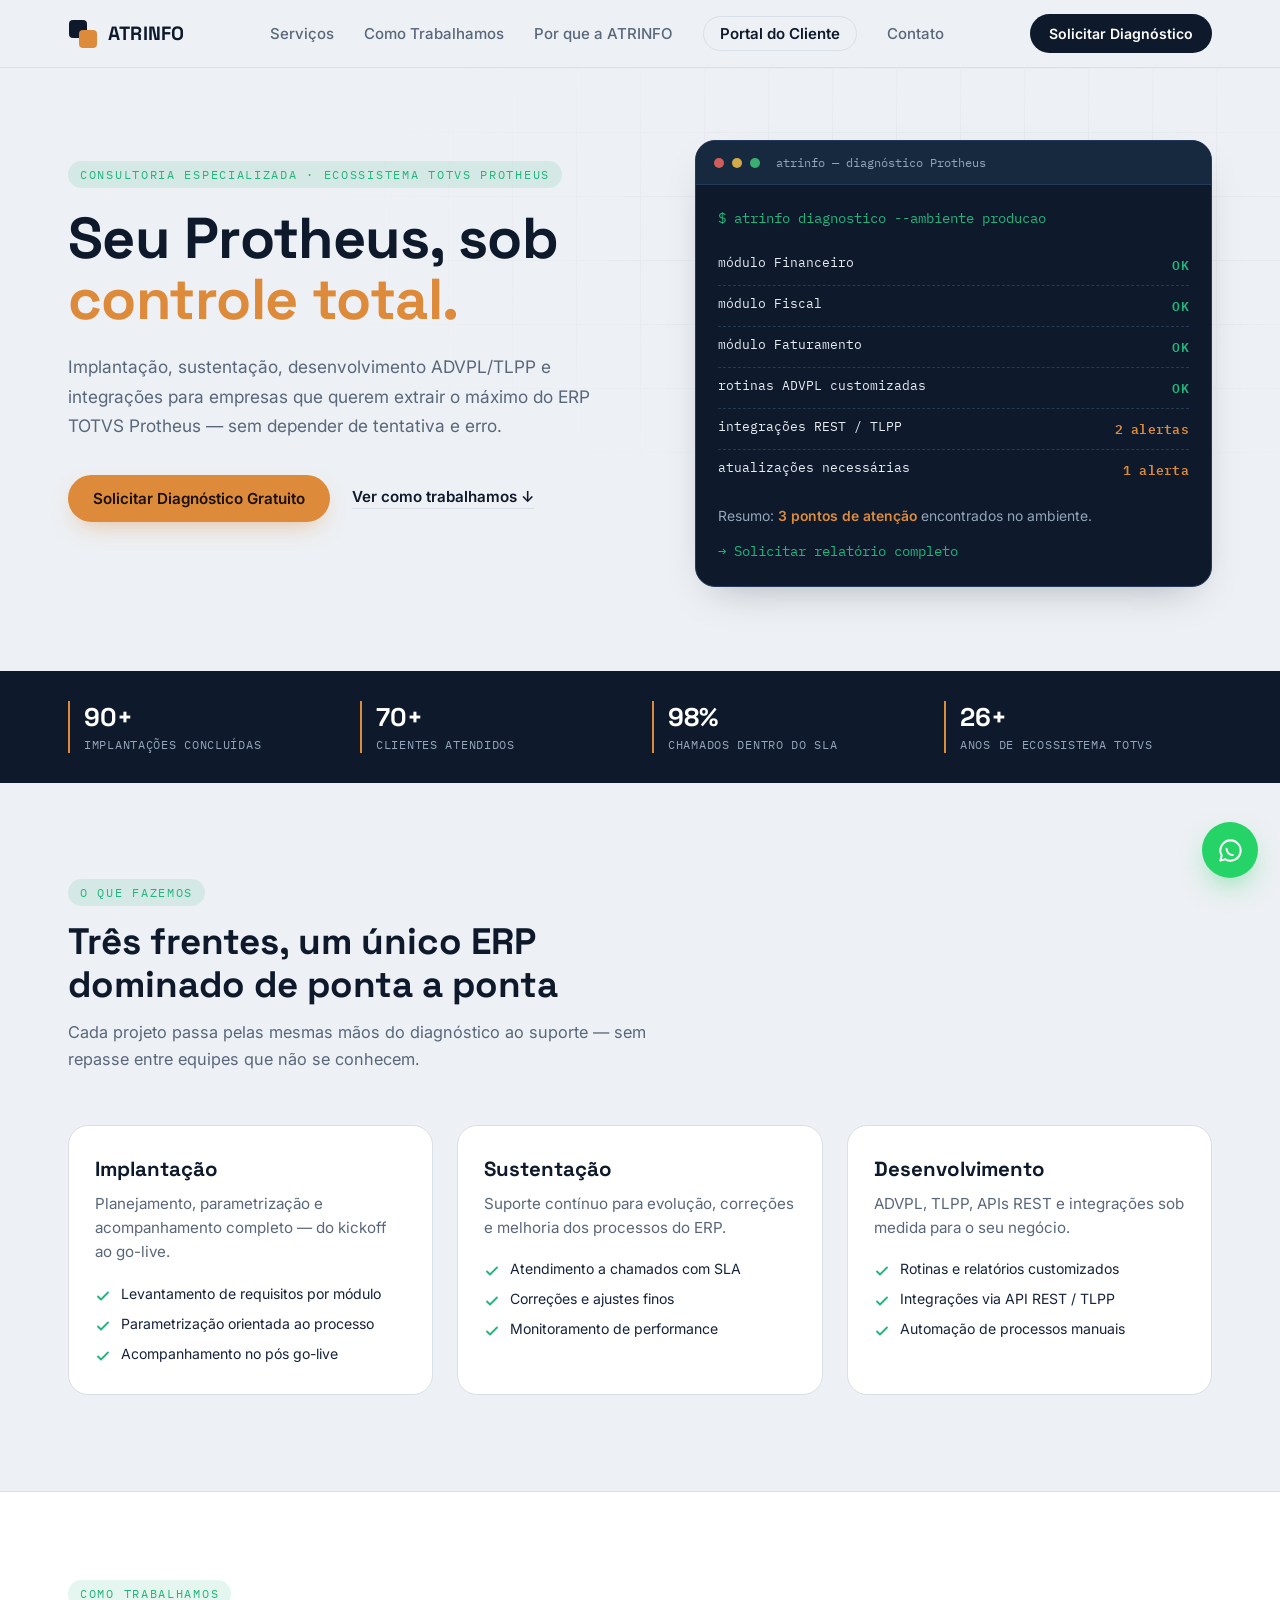
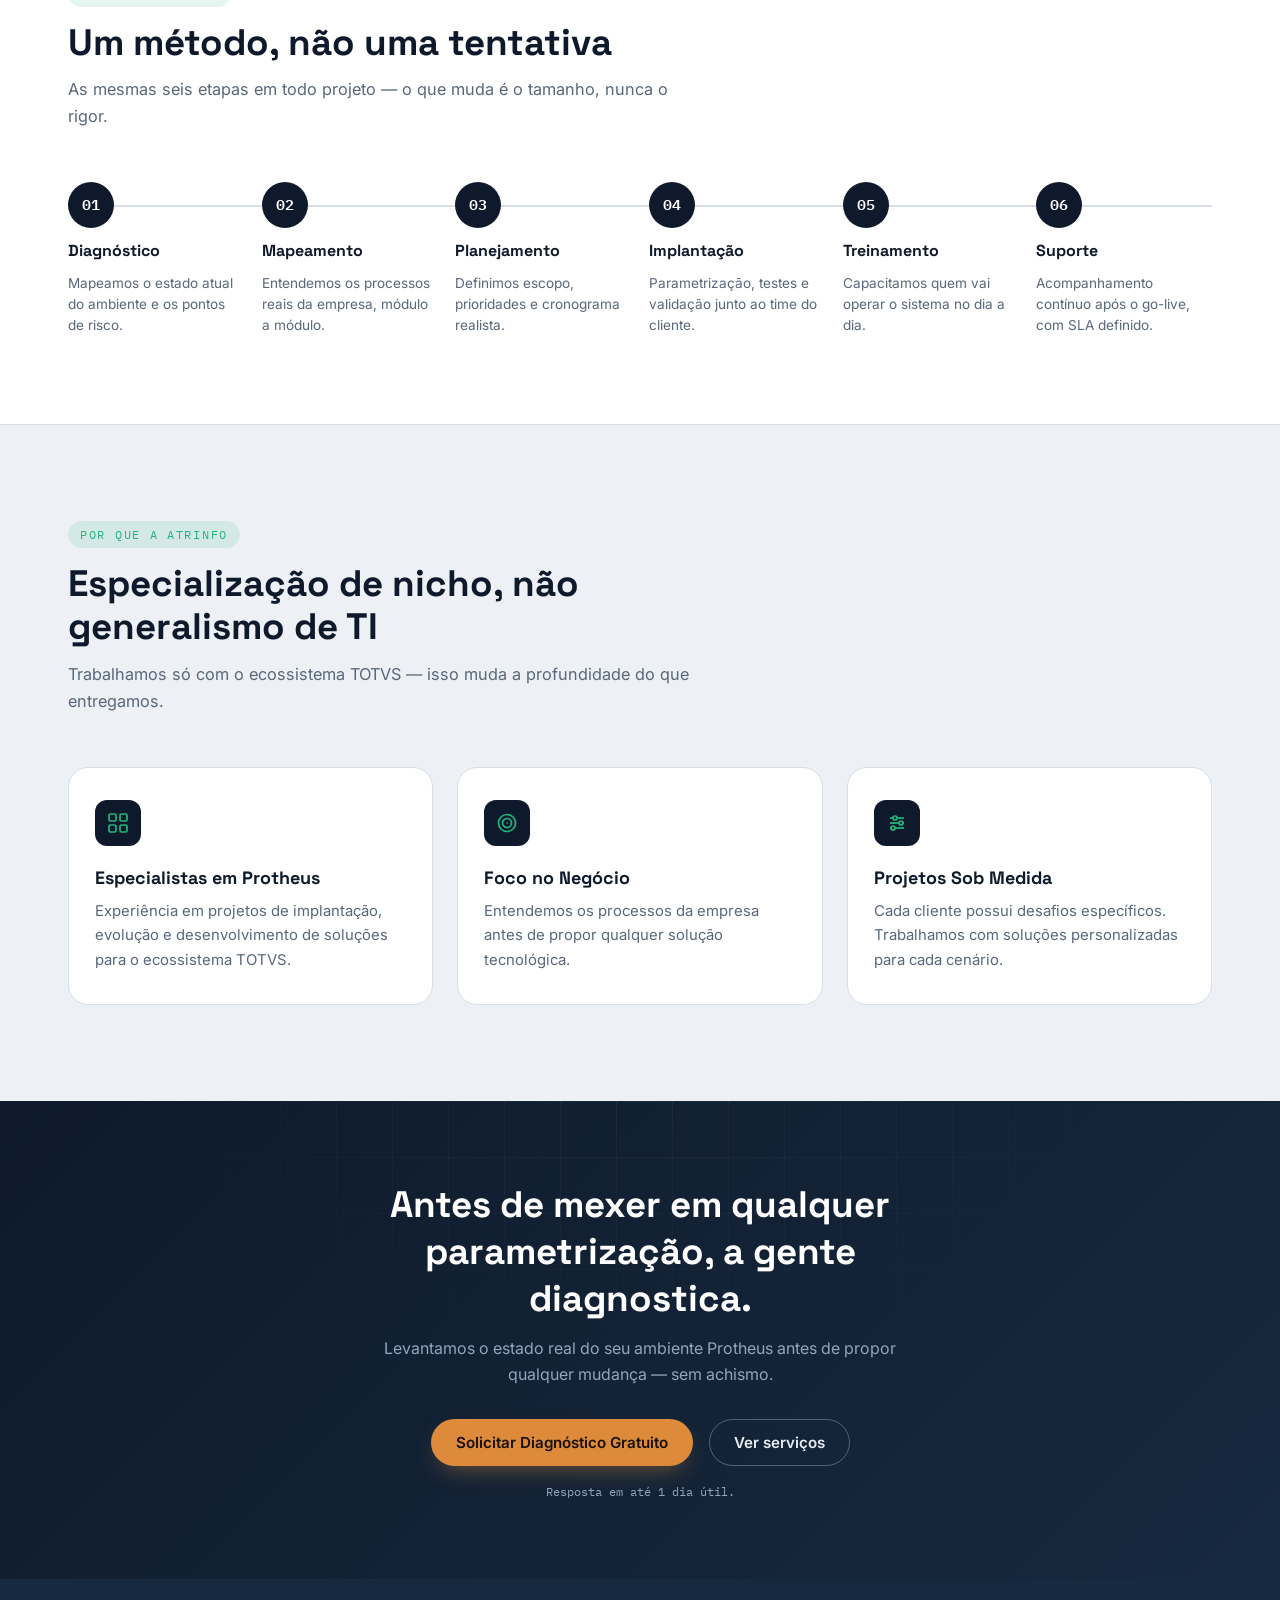
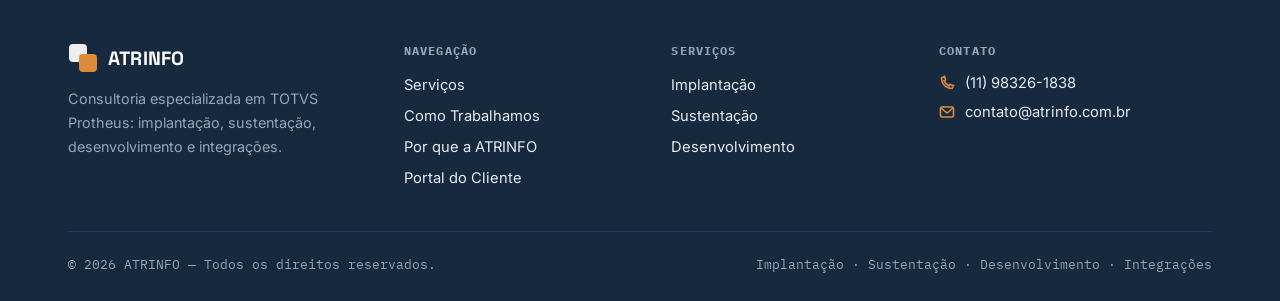
<file: index3.html>
<!DOCTYPE html>
<html lang="pt-BR">
<head>
<meta charset="UTF-8">
<meta name="viewport" content="width=device-width, initial-scale=1.0">
<title>ATRINFO | Consultoria Especializada em TOTVS Protheus</title>
<meta name="description" content="Consultoria especializada em TOTVS Protheus — implantação, sustentação, desenvolvimento ADVPL/TLPP e integrações. Solicite um diagnóstico do seu ambiente.">
<link rel="preconnect" href="https://fonts.googleapis.com">
<link rel="preconnect" href="https://fonts.gstatic.com" crossorigin>
<link href="https://fonts.googleapis.com/css2?family=Space+Grotesk:wght@500;600;700&family=Inter:wght@400;500;600;700&family=IBM+Plex+Mono:wght@400;500;600&display=swap" rel="stylesheet">
<style>
  :root{
    --ink:#0E1A2B;
    --ink-2:#17293F;
    --ink-3:#25395A;
    --paper:#EDF0F4;
    --card:#FFFFFF;
    --line:#D9DFE6;
    --text:#16233A;
    --text-soft:#59677A;
    --on-dark:#E7ECF3;
    --on-dark-soft:#93A5BB;
    --signal:#22B57B;
    --signal-soft:rgba(34,181,123,.12);
    --amber:#DD8B3B;
    --amber-soft:rgba(221,139,59,.14);
    --r-lg:20px;
    --r-md:14px;
    --shadow-md:0 16px 40px -20px rgba(14,26,43,.35);
    --font-display:'Space Grotesk',sans-serif;
    --font-body:'Inter',sans-serif;
    --font-mono:'IBM Plex Mono',monospace;
  }

  *{box-sizing:border-box;}
  html{scroll-behavior:smooth;}
  body{
    margin:0;
    background:var(--paper);
    color:var(--text);
    font-family:var(--font-body);
    -webkit-font-smoothing:antialiased;
  }
  img,svg{display:block;max-width:100%;}
  a{color:inherit;}
  ul{margin:0;padding:0;}
  section[id]{scroll-margin-top:90px;}

  .skip-link{position:absolute;left:-9999px;top:auto;background:var(--ink);color:#fff;padding:12px 18px;border-radius:8px;z-index:200;text-decoration:none;font-size:.9rem;}
  .skip-link:focus{left:16px;top:16px;}

  *:focus-visible{outline:2px solid var(--amber);outline-offset:3px;border-radius:4px;}

  .wrap{max-width:1240px;margin:0 auto;padding-left:clamp(20px,4vw,48px);padding-right:clamp(20px,4vw,48px);}

  /* ---------- Buttons ---------- */
  .btn{
    display:inline-flex;align-items:center;gap:8px;
    padding:13px 24px;border-radius:999px;
    font-family:var(--font-body);font-weight:600;font-size:.95rem;
    text-decoration:none;cursor:pointer;border:1px solid transparent;
    transition:transform .15s ease, box-shadow .15s ease, background .15s ease, color .15s ease;
    white-space:nowrap;
  }
  .btn--primary{background:var(--amber);color:#1A1006;box-shadow:0 10px 24px -10px rgba(221,139,59,.55);}
  .btn--primary:hover{transform:translateY(-2px);box-shadow:0 16px 30px -12px rgba(221,139,59,.6);}
  .btn--dark{background:var(--ink);color:#fff;}
  .btn--dark:hover{transform:translateY(-2px);background:var(--ink-2);}
  .btn--ghost-dark{background:transparent;border-color:rgba(255,255,255,.28);color:var(--on-dark);}
  .btn--ghost-dark:hover{background:rgba(255,255,255,.08);}
  .btn--sm{padding:10px 18px;font-size:.88rem;}
  .text-link{display:inline-flex;align-items:center;gap:6px;font-weight:600;font-size:.95rem;text-decoration:none;color:var(--ink);border-bottom:1px solid var(--line);padding-bottom:2px;transition:border-color .15s ease, color .15s ease;}
  .text-link:hover{border-color:var(--ink);}

  .eyebrow{
    font-family:var(--font-mono);font-size:.76rem;letter-spacing:.14em;text-transform:uppercase;
    color:var(--signal);background:var(--signal-soft);
    display:inline-flex;padding:6px 12px;border-radius:999px;
  }

  /* ---------- Header ---------- */
  .site-header{position:sticky;top:0;z-index:100;background:rgba(237,240,244,.86);backdrop-filter:blur(10px);border-bottom:1px solid var(--line);}
  .nav{display:flex;align-items:center;justify-content:space-between;padding:14px clamp(20px,4vw,48px);max-width:1240px;margin:0 auto;}
  .brand{display:flex;align-items:center;gap:10px;text-decoration:none;font-family:var(--font-display);font-weight:700;font-size:1.2rem;color:var(--ink);letter-spacing:.01em;}
  .brand__mark{width:30px;height:30px;flex-shrink:0;}
  .nav__links{display:flex;gap:30px;list-style:none;font-weight:500;font-size:.94rem;}
  .nav__links a{text-decoration:none;color:var(--text-soft);position:relative;padding:4px 0;transition:color .15s ease;}
  .nav__links a::after{content:"";position:absolute;left:0;bottom:0;height:2px;width:0;background:var(--amber);transition:width .18s ease;}
  .nav__links a:hover{color:var(--ink);}
  .nav__links a:hover::after{width:100%;}
  .nav__links a.btn-portal-cliente{
    color:var(--ink);
    border:1px solid var(--line);
    border-radius:999px;
    padding:7px 16px;
    font-weight:600;
    transition:border-color .15s ease, background .15s ease, color .15s ease;
  }
  .nav__links a.btn-portal-cliente:hover{
    border-color:var(--signal);
    background:var(--signal-soft);
    color:var(--ink);
  }
  .nav__links a.btn-portal-cliente::after{display:none;}
  .nav__mobile-panel a.btn-portal-cliente{
    color:var(--signal);
    font-weight:600;
  }
  .nav__right{display:flex;align-items:center;gap:20px;}
  .nav__toggle{display:none;background:none;border:none;cursor:pointer;padding:6px;color:var(--ink);}
  .nav__mobile-panel{display:none;flex-direction:column;gap:2px;padding:6px clamp(20px,4vw,48px) 22px;background:var(--paper);border-bottom:1px solid var(--line);}
  .nav__mobile-panel.is-open{display:flex;}
  .nav__mobile-panel a{padding:13px 2px;font-weight:500;text-decoration:none;color:var(--text);border-bottom:1px solid var(--line);}
  .nav__mobile-panel .btn{margin-top:14px;justify-content:center;}

  @media (max-width:880px){
    .nav__links,.nav__right .btn{display:none;}
    .nav__toggle{display:flex;}
  }

  /* ---------- Hero ---------- */
  .hero{position:relative;overflow:hidden;padding:72px 0 84px;}
  .hero__bg{position:absolute;inset:0;pointer-events:none;
    background-image:
      linear-gradient(var(--line) 1px, transparent 1px),
      linear-gradient(90deg, var(--line) 1px, transparent 1px);
    background-size:64px 64px;
    -webkit-mask-image:radial-gradient(ellipse 70% 60% at 75% 30%, #000 0%, transparent 75%);
    mask-image:radial-gradient(ellipse 70% 60% at 75% 30%, #000 0%, transparent 75%);
    opacity:.6;
  }
  .hero__inner{position:relative;display:grid;grid-template-columns:1.05fr .95fr;gap:56px;align-items:center;}
  @media (max-width:980px){.hero__inner{grid-template-columns:1fr;gap:48px;}}

  .hero__title{font-family:var(--font-display);font-weight:700;line-height:1.06;letter-spacing:-.01em;color:var(--ink);font-size:clamp(2.3rem,4vw + 1rem,3.6rem);margin:20px 0 0;}
  .hero__title span{color:var(--amber);}
  .hero__lead{margin:22px 0 0;font-size:1.08rem;line-height:1.7;color:var(--text-soft);max-width:48ch;}
  .hero__actions{margin-top:34px;display:flex;gap:22px;flex-wrap:wrap;align-items:center;}
  .hero__stats{margin-top:44px;display:flex;gap:32px;flex-wrap:wrap;}
  .stat-chip{font-family:var(--font-mono);font-size:.8rem;color:var(--text-soft);}
  .stat-chip strong{display:block;font-family:var(--font-display);font-size:1.5rem;color:var(--ink);font-weight:700;}

  /* ---------- Terminal (signature element) ---------- */
  .terminal{background:var(--ink);border-radius:var(--r-lg);box-shadow:var(--shadow-md);overflow:hidden;border:1px solid var(--ink-3);}
  .terminal__bar{display:flex;align-items:center;gap:8px;padding:14px 18px;background:var(--ink-2);border-bottom:1px solid var(--ink-3);}
  .dot{width:10px;height:10px;border-radius:50%;opacity:.9;}
  .dot--r{background:#E5635C;} .dot--y{background:#E7B84B;} .dot--g{background:#3FBE79;}
  .terminal__title{margin-left:8px;font-family:var(--font-mono);font-size:.76rem;color:var(--on-dark-soft);}
  .terminal__body{padding:24px 22px 26px;}
  .terminal__prompt{font-family:var(--font-mono);font-size:.85rem;color:var(--signal);margin:0 0 18px;}
  .terminal__log{list-style:none;display:flex;flex-direction:column;margin:0 0 18px;}
  .terminal__log li{display:flex;justify-content:space-between;gap:14px;padding:9px 0;border-bottom:1px dashed var(--ink-3);font-family:var(--font-mono);font-size:.82rem;color:var(--on-dark);opacity:0;transform:translateY(6px);animation:rise .5s ease forwards;}
  .terminal__log li:last-child{border-bottom:none;}
  .terminal__log li:nth-child(1){animation-delay:.15s}
  .terminal__log li:nth-child(2){animation-delay:.35s}
  .terminal__log li:nth-child(3){animation-delay:.55s}
  .terminal__log li:nth-child(4){animation-delay:.75s}
  .terminal__log li:nth-child(5){animation-delay:.95s}
  .terminal__log li:nth-child(6){animation-delay:1.15s}
  .terminal__log b{font-weight:600;letter-spacing:.02em;}
  .terminal__log b.ok{color:var(--signal);}
  .terminal__log b.warn{color:var(--amber);}
  .terminal__summary{font-size:.87rem;color:var(--on-dark-soft);margin:0 0 16px;opacity:0;animation:rise .5s ease forwards;animation-delay:1.35s;}
  .terminal__summary strong{color:var(--amber);font-weight:600;}
  .terminal__cta{font-family:var(--font-mono);font-size:.85rem;color:var(--signal);text-decoration:none;display:inline-flex;align-items:center;gap:6px;opacity:0;animation:rise .5s ease forwards;animation-delay:1.5s;}
  .terminal__cta:hover{text-decoration:underline;}
  @keyframes rise{to{opacity:1;transform:translateY(0);}}

  /* ---------- Stats bar ---------- */
  .stats-bar{background:var(--ink);padding:30px 0;}
  .stats-bar__inner{display:grid;grid-template-columns:repeat(4,1fr);gap:24px;}
  @media (max-width:700px){.stats-bar__inner{grid-template-columns:repeat(2,1fr);row-gap:26px;}}
  .stat{border-left:2px solid var(--amber);padding-left:14px;}
  .stat strong{display:block;font-family:var(--font-display);font-size:1.6rem;color:#fff;}
  .stat span{font-family:var(--font-mono);font-size:.74rem;color:var(--on-dark-soft);text-transform:uppercase;letter-spacing:.06em;}

  /* ---------- Sections ---------- */
  .section{padding:96px 0;}
  .section--tight{padding:88px 0;}
  .section__head{max-width:640px;margin-bottom:52px;}
  .section__head h2{font-family:var(--font-display);font-size:clamp(1.7rem,2.2vw + 1rem,2.3rem);color:var(--ink);margin:14px 0 12px;line-height:1.18;}
  .section__head p{color:var(--text-soft);font-size:1.02rem;line-height:1.65;margin:0;}

  /* Services */
  .services__grid{display:grid;grid-template-columns:repeat(3,1fr);gap:24px;}
  @media (max-width:900px){.services__grid{grid-template-columns:1fr;}}
  .service-card{background:var(--card);border:1px solid var(--line);border-radius:var(--r-lg);padding:30px 26px;transition:transform .2s ease, box-shadow .2s ease, border-color .2s ease;}
  .service-card:hover{transform:translateY(-4px);box-shadow:var(--shadow-md);border-color:transparent;}
  .service-card__tag{font-family:var(--font-mono);font-size:.72rem;letter-spacing:.1em;color:var(--amber);background:var(--amber-soft);padding:4px 10px;border-radius:999px;display:inline-block;margin-bottom:18px;}
  .service-card h3{font-family:var(--font-display);font-size:1.28rem;color:var(--ink);margin:0 0 10px;}
  .service-card p{color:var(--text-soft);font-size:.95rem;line-height:1.6;margin:0 0 20px;}
  .service-card ul{list-style:none;display:flex;flex-direction:column;gap:11px;}
  .service-card li{display:flex;gap:10px;align-items:flex-start;font-size:.88rem;color:var(--text);}
  .service-card li svg{flex-shrink:0;margin-top:3px;color:var(--signal);}

  /* Process */
  .process-band{background:var(--card);border-top:1px solid var(--line);border-bottom:1px solid var(--line);}
  .process__rail{position:relative;display:grid;grid-template-columns:repeat(6,1fr);gap:18px;}
  .process__rail::before{content:"";position:absolute;top:23px;left:0;right:0;height:2px;background:var(--line);z-index:0;}
  @media (max-width:880px){
    .process__rail{grid-template-columns:1fr 1fr;row-gap:34px;}
    .process__rail::before{display:none;}
  }
  @media (max-width:480px){.process__rail{grid-template-columns:1fr;}}
  .process__step{position:relative;z-index:1;display:flex;flex-direction:column;gap:10px;}
  .process__num{width:46px;height:46px;border-radius:50%;background:var(--ink);color:#fff;display:flex;align-items:center;justify-content:center;font-family:var(--font-mono);font-weight:600;font-size:.92rem;}
  .process__step h4{font-family:var(--font-display);font-size:1rem;color:var(--ink);margin:2px 0 2px;}
  .process__step p{font-size:.85rem;color:var(--text-soft);line-height:1.55;margin:0;}

  /* Why */
  .why__grid{display:grid;grid-template-columns:repeat(3,1fr);gap:24px;}
  @media (max-width:900px){.why__grid{grid-template-columns:1fr;}}
  .why-card{padding:32px 26px;border-radius:var(--r-lg);background:var(--card);border:1px solid var(--line);}
  .why-card__icon{width:46px;height:46px;border-radius:12px;background:var(--ink);display:flex;align-items:center;justify-content:center;margin-bottom:20px;color:var(--signal);}
  .why-card h3{font-family:var(--font-display);font-size:1.12rem;color:var(--ink);margin:0 0 10px;}
  .why-card p{color:var(--text-soft);font-size:.93rem;line-height:1.65;margin:0;}

  /* CTA band */
  .cta-band{position:relative;overflow:hidden;background:linear-gradient(135deg,var(--ink),var(--ink-2));color:#fff;padding:80px 0;text-align:center;}
  .cta-band__bg{position:absolute;inset:0;pointer-events:none;
    background-image:linear-gradient(rgba(255,255,255,.05) 1px, transparent 1px), linear-gradient(90deg, rgba(255,255,255,.05) 1px, transparent 1px);
    background-size:56px 56px;
    -webkit-mask-image:radial-gradient(ellipse 60% 80% at 50% 0%, #000 0%, transparent 70%);
    mask-image:radial-gradient(ellipse 60% 80% at 50% 0%, #000 0%, transparent 70%);
  }
  .cta-band__inner{position:relative;max-width:620px;margin:0 auto;}
  .cta-band h2{font-family:var(--font-display);font-size:clamp(1.6rem,2.4vw + 1rem,2.3rem);margin:0 0 14px;}
  .cta-band p{color:var(--on-dark-soft);margin:0 0 32px;font-size:1rem;line-height:1.6;}
  .cta-band__actions{display:flex;justify-content:center;gap:16px;flex-wrap:wrap;}
  .cta-band small{display:block;margin-top:18px;color:var(--on-dark-soft);font-family:var(--font-mono);font-size:.76rem;}

  /* Footer */
  footer{background:var(--ink-2);color:var(--on-dark);padding:64px 0 28px;}
  .footer__grid{display:grid;grid-template-columns:1.3fr 1fr 1fr 1.2fr;gap:40px;padding-bottom:44px;border-bottom:1px solid var(--ink-3);}
  @media (max-width:900px){.footer__grid{grid-template-columns:1fr 1fr;row-gap:36px;}}
  @media (max-width:560px){.footer__grid{grid-template-columns:1fr;}}
  .footer__brand .brand{color:#fff;}
  .footer__brand p{color:var(--on-dark-soft);font-size:.9rem;line-height:1.65;margin-top:14px;max-width:32ch;}
  footer h5{font-family:var(--font-mono);font-size:.72rem;letter-spacing:.1em;text-transform:uppercase;color:var(--on-dark-soft);margin:0 0 16px;}
  footer ul{list-style:none;display:flex;flex-direction:column;gap:11px;}
  footer a{color:var(--on-dark);text-decoration:none;font-size:.92rem;transition:color .15s ease;}
  footer a:hover{color:var(--amber);}
  .footer__contact li{display:flex;gap:10px;align-items:center;}
  .footer__contact svg{flex-shrink:0;color:var(--amber);}
  .footer__bottom{padding-top:24px;display:flex;justify-content:space-between;flex-wrap:wrap;gap:12px;font-size:.8rem;color:var(--on-dark-soft);font-family:var(--font-mono);}

  /* WhatsApp direct-contact button */
  .whatsapp-fab{
    position:fixed;right:22px;bottom:22px;width:56px;height:56px;border-radius:50%;
    background:#25D366;color:#fff;display:flex;align-items:center;justify-content:center;
    box-shadow:0 12px 28px -8px rgba(37,211,102,.55);z-index:150;text-decoration:none;
    transition:transform .15s ease, box-shadow .15s ease;
  }
  .whatsapp-fab:hover{transform:translateY(-3px) scale(1.04);box-shadow:0 16px 34px -8px rgba(37,211,102,.65);}
  .whatsapp-fab svg{width:27px;height:27px;}
  @media (max-width:600px){.whatsapp-fab{right:16px;bottom:16px;width:52px;height:52px;}}

  @media (prefers-reduced-motion: reduce){
    html{scroll-behavior:auto;}
    .terminal__log li,.terminal__summary,.terminal__cta{animation:none;opacity:1;transform:none;}
    .service-card,.btn,.whatsapp-fab{transition:none;}
  }
</style>
</head>
<body>

<a class="skip-link" href="#main">Pular para o conteúdo</a>

<header class="site-header">
  <nav class="nav">
    <a href="#topo" class="brand" aria-label="ATRINFO — início">
      <svg class="brand__mark" viewBox="0 0 30 30" fill="none" xmlns="http://www.w3.org/2000/svg" aria-hidden="true">
        <rect x="1" y="1" width="18" height="18" rx="4" fill="var(--ink)"/>
        <rect x="11" y="11" width="18" height="18" rx="4" fill="var(--amber)"/>
      </svg>
      ATRINFO
    </a>

    <ul class="nav__links">
      <li><a href="#servicos">Serviços</a></li>
      <li><a href="#como-trabalhamos">Como Trabalhamos</a></li>
      <li><a href="#por-que">Por que a ATRINFO</a></li>
      <li><a href="portal-login.html" class="btn-portal-cliente">Portal do Cliente</a></li>
      <li><a href="#contato">Contato</a></li>
    </ul>

    <div class="nav__right">
      <a href="#contato" class="btn btn--dark btn--sm">Solicitar Diagnóstico</a>
      <button class="nav__toggle" id="navToggle" aria-label="Abrir menu" aria-expanded="false" aria-controls="navMobile">
        <svg width="24" height="24" viewBox="0 0 24 24" fill="none" stroke="currentColor" stroke-width="1.8" stroke-linecap="round"><line x1="3" y1="6" x2="21" y2="6"/><line x1="3" y1="12" x2="21" y2="12"/><line x1="3" y1="18" x2="21" y2="18"/></svg>
      </button>
    </div>
  </nav>

  <div class="nav__mobile-panel" id="navMobile">
    <a href="#servicos">Serviços</a>
    <a href="#como-trabalhamos">Como Trabalhamos</a>
    <a href="#por-que">Por que a ATRINFO</a>
    <a href="portal-login.html" class="btn-portal-cliente">Portal do Cliente</a>
    <a href="#contato">Contato</a>
    <a href="#contato" class="btn btn--primary">Solicitar Diagnóstico</a>
  </div>
</header>

<main id="main">

  <!-- HERO -->
  <section id="topo" class="hero">
    <div class="hero__bg" aria-hidden="true"></div>
    <div class="wrap hero__inner">
      <div>
        <span class="eyebrow">Consultoria especializada · Ecossistema TOTVS Protheus</span>
        <h1 class="hero__title">Seu Protheus, sob <span>controle total.</span></h1>
        <p class="hero__lead">Implantação, sustentação, desenvolvimento ADVPL/TLPP e integrações para empresas que querem extrair o máximo do ERP TOTVS Protheus — sem depender de tentativa e erro.</p>

        <div class="hero__actions">
          <a href="#contato" class="btn btn--primary">Solicitar Diagnóstico Gratuito</a>
          <a href="#como-trabalhamos" class="text-link">Ver como trabalhamos ↓</a>
        </div>

        <div class="hero__stats">
          <div class="stat-chip"><strong></strong></div>         
        </div>
      </div>

      <!-- Elemento assinatura: painel de diagnóstico -->
      <div class="terminal" role="img" aria-label="Simulação de diagnóstico automático de um ambiente Protheus">
        <div class="terminal__bar">
          <span class="dot dot--r"></span><span class="dot dot--y"></span><span class="dot dot--g"></span>
          <span class="terminal__title">atrinfo — diagnóstico Protheus</span>
        </div>
        <div class="terminal__body">
          <p class="terminal__prompt">$ atrinfo diagnostico --ambiente producao</p>
          <ul class="terminal__log">
            <li><span>módulo Financeiro</span><b class="ok">OK</b></li>
            <li><span>módulo Fiscal</span><b class="ok">OK</b></li>
            <li><span>módulo Faturamento</span><b class="ok">OK</b></li>
            <li><span>rotinas ADVPL customizadas</span><b class="ok">OK</b></li>
            <li><span>integrações REST / TLPP</span><b class="warn">2 alertas</b></li>
            <li><span>atualizações necessárias</span><b class="warn">1 alerta</b></li>
          </ul>
          <p class="terminal__summary">Resumo: <strong>3 pontos de atenção</strong> encontrados no ambiente.</p>
          <a href="#contato" class="terminal__cta">→ Solicitar relatório completo</a>
        </div>
      </div>
    </div>
  </section>

  <!-- STATS BAR (substitua pelos números reais da ATRINFO) -->
  <div class="stats-bar">
    <div class="wrap stats-bar__inner">
      <div class="stat"><strong>90+</strong><span>Implantações concluídas</span></div>
      <div class="stat"><strong>70+</strong><span>Clientes atendidos</span></div>
      <div class="stat"><strong>98%</strong><span>Chamados dentro do SLA</span></div>
      <div class="stat"><strong>26+</strong><span>Anos de ecossistema TOTVS</span></div>
    </div>
  </div>

  <!-- SERVIÇOS -->
  <section id="servicos" class="section">
    <div class="wrap">
      <div class="section__head">
        <span class="eyebrow">O que fazemos</span>
        <h2>Três frentes, um único ERP dominado de ponta a ponta</h2>
        <p>Cada projeto passa pelas mesmas mãos do diagnóstico ao suporte — sem repasse entre equipes que não se conhecem.</p>
      </div>

      <div class="services__grid">
        <article class="service-card">
          <h3>Implantação</h3>
          <p>Planejamento, parametrização e acompanhamento completo — do kickoff ao go-live.</p>
          <ul>
            <li><svg width="16" height="16" viewBox="0 0 16 16" fill="none" stroke="currentColor" stroke-width="1.8" stroke-linecap="round" stroke-linejoin="round"><path d="M3 8.5l3 3 7-7"/></svg>Levantamento de requisitos por módulo</li>
            <li><svg width="16" height="16" viewBox="0 0 16 16" fill="none" stroke="currentColor" stroke-width="1.8" stroke-linecap="round" stroke-linejoin="round"><path d="M3 8.5l3 3 7-7"/></svg>Parametrização orientada ao processo</li>
            <li><svg width="16" height="16" viewBox="0 0 16 16" fill="none" stroke="currentColor" stroke-width="1.8" stroke-linecap="round" stroke-linejoin="round"><path d="M3 8.5l3 3 7-7"/></svg>Acompanhamento no pós go-live</li>
          </ul>
        </article>

        <article class="service-card">
          <h3>Sustentação</h3>
          <p>Suporte contínuo para evolução, correções e melhoria dos processos do ERP.</p>
          <ul>
            <li><svg width="16" height="16" viewBox="0 0 16 16" fill="none" stroke="currentColor" stroke-width="1.8" stroke-linecap="round" stroke-linejoin="round"><path d="M3 8.5l3 3 7-7"/></svg>Atendimento a chamados com SLA</li>
            <li><svg width="16" height="16" viewBox="0 0 16 16" fill="none" stroke="currentColor" stroke-width="1.8" stroke-linecap="round" stroke-linejoin="round"><path d="M3 8.5l3 3 7-7"/></svg>Correções e ajustes finos</li>
            <li><svg width="16" height="16" viewBox="0 0 16 16" fill="none" stroke="currentColor" stroke-width="1.8" stroke-linecap="round" stroke-linejoin="round"><path d="M3 8.5l3 3 7-7"/></svg>Monitoramento de performance</li>
          </ul>
        </article>

        <article class="service-card">
          <h3>Desenvolvimento</h3>
          <p>ADVPL, TLPP, APIs REST e integrações sob medida para o seu negócio.</p>
          <ul>
            <li><svg width="16" height="16" viewBox="0 0 16 16" fill="none" stroke="currentColor" stroke-width="1.8" stroke-linecap="round" stroke-linejoin="round"><path d="M3 8.5l3 3 7-7"/></svg>Rotinas e relatórios customizados</li>
            <li><svg width="16" height="16" viewBox="0 0 16 16" fill="none" stroke="currentColor" stroke-width="1.8" stroke-linecap="round" stroke-linejoin="round"><path d="M3 8.5l3 3 7-7"/></svg>Integrações via API REST / TLPP</li>
            <li><svg width="16" height="16" viewBox="0 0 16 16" fill="none" stroke="currentColor" stroke-width="1.8" stroke-linecap="round" stroke-linejoin="round"><path d="M3 8.5l3 3 7-7"/></svg>Automação de processos manuais</li>
          </ul>
        </article>
      </div>
    </div>
  </section>

  <!-- COMO TRABALHAMOS -->
  <div class="process-band">
    <section id="como-trabalhamos" class="section section--tight">
      <div class="wrap">
        <div class="section__head">
          <span class="eyebrow">Como trabalhamos</span>
          <h2>Um método, não uma tentativa</h2>
          <p>As mesmas seis etapas em todo projeto — o que muda é o tamanho, nunca o rigor.</p>
        </div>

        <div class="process__rail">
          <div class="process__step">
            <span class="process__num">01</span>
            <h4>Diagnóstico</h4>
            <p>Mapeamos o estado atual do ambiente e os pontos de risco.</p>
          </div>
          <div class="process__step">
            <span class="process__num">02</span>
            <h4>Mapeamento</h4>
            <p>Entendemos os processos reais da empresa, módulo a módulo.</p>
          </div>
          <div class="process__step">
            <span class="process__num">03</span>
            <h4>Planejamento</h4>
            <p>Definimos escopo, prioridades e cronograma realista.</p>
          </div>
          <div class="process__step">
            <span class="process__num">04</span>
            <h4>Implantação</h4>
            <p>Parametrização, testes e validação junto ao time do cliente.</p>
          </div>
          <div class="process__step">
            <span class="process__num">05</span>
            <h4>Treinamento</h4>
            <p>Capacitamos quem vai operar o sistema no dia a dia.</p>
          </div>
          <div class="process__step">
            <span class="process__num">06</span>
            <h4>Suporte</h4>
            <p>Acompanhamento contínuo após o go-live, com SLA definido.</p>
          </div>
        </div>
      </div>
    </section>
  </div>

  <!-- POR QUE A ATRINFO -->
  <section id="por-que" class="section">
    <div class="wrap">
      <div class="section__head">
        <span class="eyebrow">Por que a ATRINFO</span>
        <h2>Especialização de nicho, não generalismo de TI</h2>
        <p>Trabalhamos só com o ecossistema TOTVS — isso muda a profundidade do que entregamos.</p>
      </div>

      <div class="why__grid">
        <article class="why-card">
          <div class="why-card__icon">
            <svg width="22" height="22" viewBox="0 0 22 22" fill="none" stroke="currentColor" stroke-width="1.7"><rect x="2" y="2" width="7" height="7" rx="1.5"/><rect x="13" y="2" width="7" height="7" rx="1.5"/><rect x="2" y="13" width="7" height="7" rx="1.5"/><rect x="13" y="13" width="7" height="7" rx="1.5"/></svg>
          </div>
          <h3>Especialistas em Protheus</h3>
          <p>Experiência em projetos de implantação, evolução e desenvolvimento de soluções para o ecossistema TOTVS.</p>
        </article>

        <article class="why-card">
          <div class="why-card__icon">
            <svg width="22" height="22" viewBox="0 0 22 22" fill="none" stroke="currentColor" stroke-width="1.7"><circle cx="11" cy="11" r="8.5"/><circle cx="11" cy="11" r="4.5"/><circle cx="11" cy="11" r=".8" fill="currentColor" stroke="none"/></svg>
          </div>
          <h3>Foco no Negócio</h3>
          <p>Entendemos os processos da empresa antes de propor qualquer solução tecnológica.</p>
        </article>

        <article class="why-card">
          <div class="why-card__icon">
            <svg width="22" height="22" viewBox="0 0 22 22" fill="none" stroke="currentColor" stroke-width="1.7"><line x1="4" y1="6" x2="18" y2="6"/><circle cx="9" cy="6" r="2" fill="var(--ink)"/><line x1="4" y1="11" x2="18" y2="11"/><circle cx="15" cy="11" r="2" fill="var(--ink)"/><line x1="4" y1="16" x2="18" y2="16"/><circle cx="7" cy="16" r="2" fill="var(--ink)"/></svg>
          </div>
          <h3>Projetos Sob Medida</h3>
          <p>Cada cliente possui desafios específicos. Trabalhamos com soluções personalizadas para cada cenário.</p>
        </article>
      </div>
    </div>
  </section>

  <!-- CTA BAND -->
  <section class="cta-band">
    <div class="cta-band__bg" aria-hidden="true"></div>
    <div class="wrap cta-band__inner">
      <h2>Antes de mexer em qualquer parametrização, a gente diagnostica.</h2>
      <p>Levantamos o estado real do seu ambiente Protheus antes de propor qualquer mudança — sem achismo.</p>
      <div class="cta-band__actions">
        <a href="#contato" class="btn btn--primary">Solicitar Diagnóstico Gratuito</a>
        <a href="#servicos" class="btn btn--ghost-dark">Ver serviços</a>
      </div>
      <small>Resposta em até 1 dia útil.</small>
    </div>
  </section>

</main>

<footer id="contato">
  <div class="wrap">
    <div class="footer__grid">
      <div class="footer__brand">
        <a href="#topo" class="brand" aria-label="ATRINFO">
          <svg class="brand__mark" viewBox="0 0 30 30" fill="none" xmlns="http://www.w3.org/2000/svg" aria-hidden="true">
            <rect x="1" y="1" width="18" height="18" rx="4" fill="#fff" opacity=".92"/>
            <rect x="11" y="11" width="18" height="18" rx="4" fill="var(--amber)"/>
          </svg>
          ATRINFO
        </a>
        <p>Consultoria especializada em TOTVS Protheus: implantação, sustentação, desenvolvimento e integrações.</p>
      </div>

      <div>
        <h5>Navegação</h5>
        <ul>
          <li><a href="#servicos">Serviços</a></li>
          <li><a href="#como-trabalhamos">Como Trabalhamos</a></li>
          <li><a href="#por-que">Por que a ATRINFO</a></li>
          <li><a href="portal-login.html">Portal do Cliente</a></li>
        </ul>
      </div>

      <div>
        <h5>Serviços</h5>
        <ul>
          <li><a href="#servicos">Implantação</a></li>
          <li><a href="#servicos">Sustentação</a></li>
          <li><a href="#servicos">Desenvolvimento</a></li>
        </ul>
      </div>

      <div>
        <h5>Contato</h5>
        <!-- placeholders — substituir pelos dados reais da ATRINFO -->
        <ul class="footer__contact">
          <li>
            <svg width="16" height="16" viewBox="0 0 16 16" fill="none" stroke="currentColor" stroke-width="1.6"><path d="M2.5 3c0 6 4.5 10.5 10.5 10.5l1.5-3-3.5-1-1 1.5C8.5 10 6 7.5 5 6l1.5-1L5.5 1.5 2.5 3z"/></svg>
            <a href="tel:+551198326-1838">(11) 98326-1838</a>
          </li>
          <li>
            <svg width="16" height="16" viewBox="0 0 16 16" fill="none" stroke="currentColor" stroke-width="1.6"><rect x="1.5" y="3" width="13" height="10" rx="1.5"/><path d="M2 4l6 5 6-5"/></svg>
            <a href="mailto:contato@atrinfo.com.br">contato@atrinfo.com.br</a>
          </li>
        </ul>
      </div>
    </div>

    <div class="footer__bottom">
      <span>© 2026 ATRINFO — Todos os direitos reservados.</span>
      <span>Implantação · Sustentação · Desenvolvimento · Integrações</span>
    </div>
  </div>
</footer>

<a class="whatsapp-fab" href="https://wa.me/5511983261838?text=Ol%C3%A1%2C%20vim%20pelo%20site%20da%20ATRINFO%20e%20gostaria%20de%20solicitar%20um%20diagn%C3%B3stico%20do%20meu%20ambiente%20Protheus." target="_blank" rel="noopener" aria-label="Falar no WhatsApp" title="Falar no WhatsApp">
  <svg viewBox="0 0 24 24" fill="none" stroke="currentColor" stroke-width="1.8" stroke-linecap="round" stroke-linejoin="round" aria-hidden="true">
    <path d="M12 3a9 9 0 00-7.79 13.5L3 21l4.5-1.21A9 9 0 1012 3z"/>
    <path d="M8.5 10.5c0 3 2.5 5.5 5.5 5.5"/>
  </svg>
</a>

<script>
  const navToggle = document.getElementById('navToggle');
  const navMobile = document.getElementById('navMobile');

  navToggle.addEventListener('click', () => {
    const isOpen = navMobile.classList.toggle('is-open');
    navToggle.setAttribute('aria-expanded', String(isOpen));
  });

  navMobile.querySelectorAll('a').forEach(link => {
    link.addEventListener('click', () => {
      navMobile.classList.remove('is-open');
      navToggle.setAttribute('aria-expanded', 'false');
    });
  });
</script>

</body>
</html>
</file>
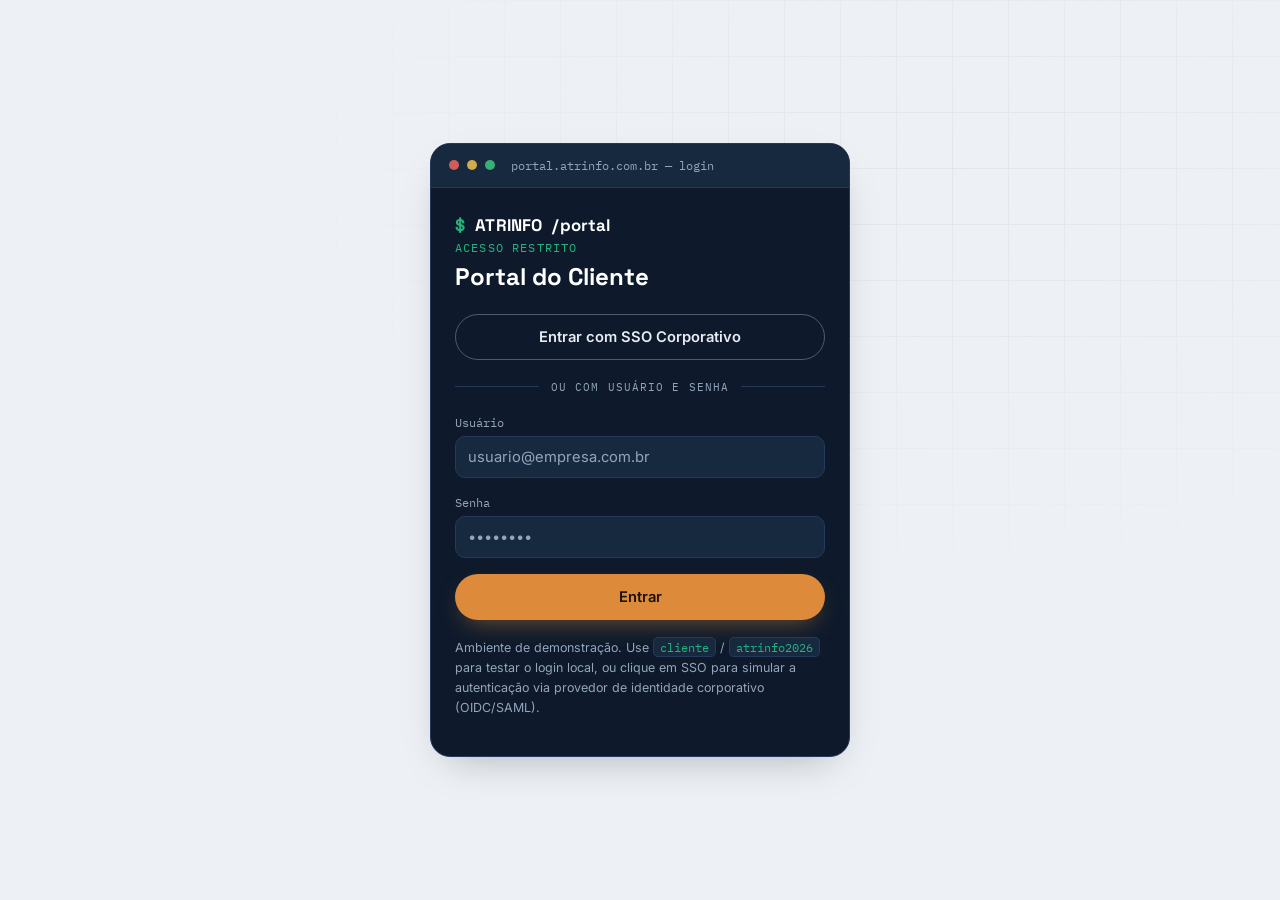
<file: portal-dashboard - Copia.html>
<!DOCTYPE html>
<html lang="pt-BR">
<head>
<meta charset="UTF-8">
<meta name="viewport" content="width=device-width, initial-scale=1.0">
<title>Portal do Cliente | ATRINFO</title>
<meta name="robots" content="noindex">
<link rel="preconnect" href="https://fonts.googleapis.com">
<link rel="preconnect" href="https://fonts.gstatic.com" crossorigin>
<link href="https://fonts.googleapis.com/css2?family=Space+Grotesk:wght@500;600;700&family=Inter:wght@400;500;600;700&family=IBM+Plex+Mono:wght@400;500;600&display=swap" rel="stylesheet">
<link rel="stylesheet" href="assets/portal.css">
</head>
<body>
<div class="bg-grid"></div>

<div class="shell">

  <!-- SIDEBAR -->
  <aside class="sidebar" id="sidebar">
    <div class="brand"><span class="dot">$</span> ATRINFO<span style="color:var(--text-faint)">/portal</span></div>

    <div class="nav-group-label">Menu</div>
    <div class="nav-item" data-section="cadastros">
      <svg viewBox="0 0 24 24" fill="none" stroke="currentColor" stroke-width="1.8"><rect x="3" y="4" width="18" height="16" rx="2"/><path d="M3 9h18M9 9v11"/></svg>
      Cadastros
    </div>
    <div class="nav-item" data-section="planilhas">
      <svg viewBox="0 0 24 24" fill="none" stroke="currentColor" stroke-width="1.8"><path d="M14 2H6a2 2 0 0 0-2 2v16a2 2 0 0 0 2 2h12a2 2 0 0 0 2-2V8z"/><path d="M14 2v6h6"/></svg>
      Planilhas
    </div>
    <div class="nav-item" data-section="integracoes">
      <svg viewBox="0 0 24 24" fill="none" stroke="currentColor" stroke-width="1.8"><path d="M17 7a5 5 0 0 0-10 0M7 17a5 5 0 0 0 10 0"/><path d="M7 7l10 10"/></svg>
      Integrações
    </div>
    <div class="nav-item" data-section="manutencao">
      <svg viewBox="0 0 24 24" fill="none" stroke="currentColor" stroke-width="1.8"><path d="M14.7 6.3a4 4 0 1 1-5.4 5.4L4 17v3h3l5.3-5.3a4 4 0 0 1 5.4-5.4z"/></svg>
      Manutenção
    </div>

    <div class="sidebar-footer">
      <div class="user-chip">
        <div class="user-avatar" id="userAvatar">--</div>
        <div style="overflow:hidden;">
          <div style="color:var(--text); font-size:13px; white-space:nowrap; text-overflow:ellipsis; overflow:hidden;" id="userLabel">—</div>
          <div style="font-size:11px;">Sessão ativa</div>
        </div>
      </div>
      <button class="btn btn-outline btn-sm" id="logoutBtn" style="width:100%; margin-top:10px;">Sair</button>
    </div>
  </aside>

  <!-- MAIN -->
  <div class="main">
    <div class="topbar">
      <div style="display:flex; align-items:center; gap:12px;">
        <button class="icon-btn" id="menuToggle" style="display:none;">☰</button>
        <div>
          <div class="eyebrow" id="sectionEyebrow">Cadastros</div>
          <h1 id="sectionTitle">Tabela de Cadastros</h1>
        </div>
      </div>
      <span class="badge ok"><span class="d"></span>SSO válido</span>
    </div>

    <div class="content">

      <!-- =================== CADASTROS =================== -->
      <section id="section-cadastros">
        <div class="panel">
          <div class="panel-head">
            <div>
              <h2>Registros cadastrados</h2>
              <p class="panel-desc">Código (6), Nome (50), Tabela (3), Valor numérico (8, 2 casas decimais).</p>
            </div>
            <div style="display:flex; align-items:center; gap:10px;">
              <span class="badge ok" id="cadastrosCount"><span class="d"></span>0 registros</span>
              <button class="btn btn-primary btn-sm" id="novoRegistroBtn">+ Novo registro</button>
            </div>
          </div>

          <div id="cadastrosTableWrap">
            <table>
              <thead>
                <tr>
                  <th style="width:110px;">Código</th>
                  <th>Nome</th>
                  <th style="width:90px;">Tabela</th>
                  <th class="num" style="width:130px;">Valor</th>
                  <th style="width:140px;"></th>
                </tr>
              </thead>
              <tbody id="cadastrosBody"></tbody>
            </table>
          </div>

          <div class="empty-state" id="cadastrosEmpty" style="display:none;">
            <div class="big">📄</div>
            <p>Nenhum registro cadastrado ainda.</p>
            <p style="font-size:12px;">Use "Novo registro" ou importe um arquivo CSV em Integrações.</p>
          </div>
        </div>
      </section>

      <!-- =================== PLANILHAS =================== -->
      <section id="section-planilhas" style="display:none;">
        <div class="placeholder-panel">
          <h2>Planilhas</h2>
          <p>Aqui ficarão modelos de planilha para download (ex.: modelo de importação de Cadastros) e exportações
          da base atual em .xlsx/.csv. Defina com o cliente quais relatórios são prioritários para o primeiro
          incremento.</p>
        </div>
      </section>

      <!-- =================== INTEGRAÇÕES =================== -->
      <section id="section-integracoes" style="display:none;">
        <div class="panel">
          <div class="panel-head">
            <div>
              <h2>Importar Cadastros (CSV)</h2>
              <p class="panel-desc">Selecione um arquivo .csv com as colunas Código, Nome, Tabela e Valor.</p>
            </div>
            <button class="btn btn-primary btn-sm" id="abrirImportarBtn">⭳ Importar</button>
          </div>
          <p style="font-size:13px; color:var(--text-muted);">
            Formato esperado (separador <code style="color:var(--accent)">;</code> ou <code style="color:var(--accent)">,</code>):
          </p>
          <pre style="background:var(--bg); border:1px solid var(--border); border-radius:8px; padding:12px 14px; font-family:var(--mono); font-size:12px; color:var(--text-muted); overflow:auto;">Codigo;Nome;Tabela;Valor
ABC123;Tabela de Preço Padrão;PPD;1250,50
XYZ789;Desconto Comercial Regional;DCR;87,90</pre>
        </div>

        <div class="panel">
          <div class="panel-head"><h2>Outras integrações</h2></div>
          <p style="font-size:13px; color:var(--text-muted);">
            Exportação automática para o ERP Protheus via API REST/TLPP, e agendamento de importações
            recorrentes a partir de uma pasta de rede monitorada pelo servidor.
          </p>
        </div>
      </section>

      <!-- =================== MANUTENÇÃO =================== -->
      <section id="section-manutencao" style="display:none;">
        <div class="placeholder-panel">
          <h2>Manutenção</h2>
          <p>Rotinas administrativas: logs de importação, histórico de alterações,
          backup/restore da base e gestão de usuários com acesso ao portal.</p>
        </div>
      </section>

    </div>
  </div>
</div>

<!-- ===== MODAL: novo/editar registro ===== -->
<div class="modal-overlay" id="registroModal">
  <div class="modal term">
    <div class="term-bar">
      <span class="term-dot r"></span><span class="term-dot y"></span><span class="term-dot g"></span>
      <span class="term-title">cadastro</span>
      <button class="icon-btn" id="registroModalClose" style="margin-left:auto;">✕</button>
    </div>
    <div class="term-body">
      <h3 id="registroModalTitle">Novo registro</h3>
      <p class="sub">Preencha os campos conforme as regras do cadastro.</p>
      <div class="error-box" id="registroFormError"></div>
      <form id="registroForm">
        <div class="grid-2">
          <div class="field">
            <label>Código (máx. 6)</label>
            <input id="f_codigo" maxlength="6" required style="text-transform:uppercase;">
          </div>
          <div class="field">
            <label>Tabela (máx. 3)</label>
            <input id="f_tabela" maxlength="3" required style="text-transform:uppercase;">
          </div>
        </div>
        <div class="field">
          <label>Nome (máx. 50)</label>
          <input id="f_nome" maxlength="50" required>
        </div>
        <div class="field">
          <label>Valor (0 a 999.999,99)</label>
          <input id="f_valor" placeholder="0,00" required>
        </div>
        <div class="actions-row">
          <button type="button" class="btn btn-outline" id="registroCancelBtn">Cancelar</button>
          <button type="submit" class="btn btn-primary">Salvar</button>
        </div>
      </form>
    </div>
  </div>
</div>

<!-- ===== MODAL: importar CSV ===== -->
<div class="modal-overlay" id="importModal">
  <div class="modal term">
    <div class="term-bar">
      <span class="term-dot r"></span><span class="term-dot y"></span><span class="term-dot g"></span>
      <span class="term-title">importar — csv</span>
      <button class="icon-btn" id="importModalClose" style="margin-left:auto;">✕</button>
    </div>
    <div class="term-body">
      <h3>Importar Cadastros</h3>
      <p class="sub">Busque o arquivo .csv na pasta de importação e confira a prévia antes de confirmar.</p>

      <label class="dropzone" id="dropzone">
        <input type="file" id="csvFileInput" accept=".csv">
        ⭳ Clique para selecionar o arquivo .csv ou arraste aqui
      </label>

      <div class="import-summary" id="importSummary"></div>
      <div id="importPreviewWrap"></div>

      <div class="actions-row">
        <button type="button" class="btn btn-outline" id="importCancelBtn">Cancelar</button>
        <button type="button" class="btn btn-primary" id="importConfirmBtn" disabled>Confirmar importação</button>
      </div>
    </div>
  </div>
</div>

<div class="toast" id="toast"></div>

<script src="assets/portal.js"></script>
</body>
</html>
</file>
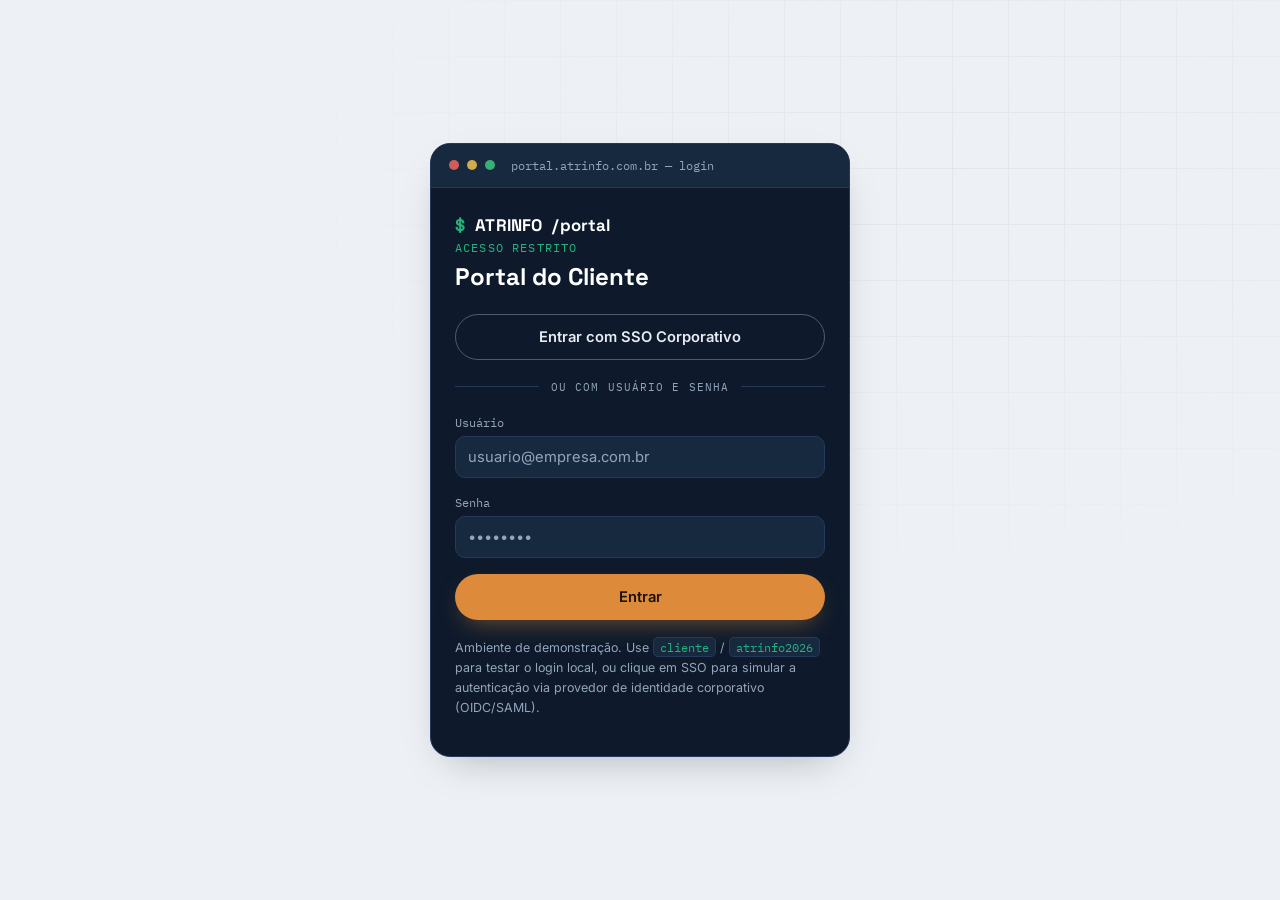
<file: portal-dashboard.html>
<!DOCTYPE html>
<html lang="pt-BR">
<head>
<meta charset="UTF-8">
<meta name="viewport" content="width=device-width, initial-scale=1.0">
<title>Portal do Cliente | ATRINFO</title>
<meta name="robots" content="noindex">
<link rel="preconnect" href="https://fonts.googleapis.com">
<link rel="preconnect" href="https://fonts.gstatic.com" crossorigin>
<link href="https://fonts.googleapis.com/css2?family=Space+Grotesk:wght@500;600;700&family=Inter:wght@400;500;600;700&family=IBM+Plex+Mono:wght@400;500;600&display=swap" rel="stylesheet">
<style>
/* ===================================================================
   ATRINFO — Portal do Cliente
   Tokens copiados fielmente do index3.html (paper/ink/amber/signal) para
   que o portal seja uma extensão visual do site institucional, e não um
   tema à parte. O cartão "terminal" reaproveita a linguagem do elemento
   assinatura da home (.terminal do hero).
   =================================================================== */

:root{
  --ink:#0E1A2B;
  --ink-2:#17293F;
  --ink-3:#25395A;
  --paper:#EDF0F4;
  --card:#FFFFFF;
  --line:#D9DFE6;
  --text:#16233A;
  --text-soft:#59677A;
  --on-dark:#E7ECF3;
  --on-dark-soft:#93A5BB;
  --signal:#22B57B;
  --signal-soft:rgba(34,181,123,.12);
  --amber:#DD8B3B;
  --amber-soft:rgba(221,139,59,.14);
  --danger:#D6524B;
  --danger-soft:rgba(214,82,75,.10);
  --r-lg:20px;
  --r-md:14px;
  --shadow-md:0 16px 40px -20px rgba(14,26,43,.35);
  --font-display:'Space Grotesk',sans-serif;
  --font-body:'Inter',sans-serif;
  --font-mono:'IBM Plex Mono',monospace;
}

*{box-sizing:border-box;}
html{scroll-behavior:smooth;}
body{
  margin:0;
  background:var(--paper);
  color:var(--text);
  font-family:var(--font-body);
  -webkit-font-smoothing:antialiased;
  min-height:100vh;
}
a{color:inherit;}
*:focus-visible{outline:2px solid var(--amber);outline-offset:3px;border-radius:4px;}

.bg-grid{
  position:fixed; inset:0; z-index:-1; pointer-events:none;
  background-image:linear-gradient(var(--line) 1px, transparent 1px), linear-gradient(90deg, var(--line) 1px, transparent 1px);
  background-size:56px 56px;
  -webkit-mask-image:radial-gradient(ellipse 70% 60% at 75% 20%, #000 0%, transparent 75%);
  mask-image:radial-gradient(ellipse 70% 60% at 75% 20%, #000 0%, transparent 75%);
  opacity:.6;
}

.term{background:var(--ink); border-radius:var(--r-lg); box-shadow:var(--shadow-md); overflow:hidden; border:1px solid var(--ink-3);}
.term-bar{display:flex; align-items:center; gap:8px; padding:14px 18px; background:var(--ink-2); border-bottom:1px solid var(--ink-3); font-family:var(--font-mono); font-size:.76rem; color:var(--on-dark-soft);}
.term-dot{width:10px;height:10px;border-radius:50%;opacity:.9;}
.term-dot.r{background:#E5635C;}
.term-dot.y{background:#E7B84B;}
.term-dot.g{background:#3FBE79;}
.term-title{margin-left:8px;}
.term-body{padding:26px 24px;}

.field{margin-bottom:16px;}
.field label{display:block; font-size:.78rem; color:var(--on-dark-soft); margin-bottom:6px; font-family:var(--font-mono);}
.field input{width:100%; padding:11px 12px; background:var(--ink-2); border:1px solid var(--ink-3); border-radius:10px; color:#fff; font-size:.92rem; font-family:var(--font-body);}
.field input::placeholder{color:var(--on-dark-soft);}
.field input:focus{outline:none; border-color:var(--signal); box-shadow:0 0 0 3px var(--signal-soft);}

.btn{display:inline-flex; align-items:center; justify-content:center; gap:8px; width:100%; padding:13px 16px; border-radius:999px; border:1px solid transparent; font-family:var(--font-body); font-size:.92rem; font-weight:600; cursor:pointer; transition:transform .15s ease, box-shadow .15s ease, background .15s ease, color .15s ease;}
.btn:active{transform:translateY(0) scale(.99);}
.btn-primary{background:var(--amber); color:#1A1006; box-shadow:0 10px 24px -10px rgba(221,139,59,.55);}
.btn-primary:hover{transform:translateY(-2px); box-shadow:0 16px 30px -12px rgba(221,139,59,.6);}
.btn-outline{background:transparent; color:var(--on-dark); border-color:rgba(255,255,255,.28);}
.btn-outline:hover{background:rgba(255,255,255,.08);}
.btn-sm{padding:9px 16px; font-size:.85rem; width:auto;}
.btn-danger{background:transparent; color:var(--danger); border-color:rgba(214,82,75,.4);}
.btn-danger:hover{background:var(--danger-soft);}
.btn[disabled]{opacity:.5; cursor:not-allowed;}

.error-box{background:var(--danger-soft); border:1px solid rgba(214,82,75,.4); color:#ffcfcb; font-size:.82rem; padding:10px 12px; border-radius:10px; margin-bottom:16px; display:none;}
.error-box.show{display:block;}

.shell{display:flex; min-height:100vh;}
.sidebar{width:240px; flex-shrink:0; background:var(--ink); display:flex; flex-direction:column; padding:22px 14px;}
.sidebar .brand{padding:0 8px; margin-bottom:26px; display:flex; align-items:center; gap:10px; font-family:var(--font-display); font-weight:700; font-size:1.05rem; color:#fff;}
.sidebar .brand .dot{color:var(--signal);}
.nav-group-label{font-family:var(--font-mono); font-size:.66rem; color:var(--on-dark-soft); text-transform:uppercase; letter-spacing:.1em; padding:0 10px; margin:0 0 8px;}
.nav-item{display:flex; align-items:center; gap:10px; padding:10px 12px; border-radius:10px; cursor:pointer; color:var(--on-dark-soft); font-size:.86rem; margin-bottom:2px; border:1px solid transparent;}
.nav-item svg{width:16px;height:16px; flex-shrink:0;}
.nav-item:hover{background:var(--ink-2); color:#fff;}
.nav-item.active{background:var(--signal-soft); color:var(--signal); border-color:rgba(34,181,123,.35);}

.nav-parent{justify-content:space-between;}
.nav-parent .chev{margin-left:auto; width:14px; height:14px; transition:transform .15s ease; flex-shrink:0;}
.nav-parent.open .chev{transform:rotate(90deg);}
.nav-children{overflow:hidden; max-height:0; transition:max-height .18s ease;}
.nav-children.open{max-height:400px;}

.sidebar-footer{margin-top:auto; padding-top:14px; border-top:1px solid var(--ink-3);}
.user-chip{display:flex; align-items:center; gap:10px; padding:8px 10px; font-size:.82rem; color:var(--on-dark-soft);}
.user-avatar{width:28px; height:28px; border-radius:50%; background:var(--signal-soft); color:var(--signal); display:flex; align-items:center; justify-content:center; font-family:var(--font-mono); font-size:.72rem; font-weight:700; flex-shrink:0;}

.main{flex:1; min-width:0; display:flex; flex-direction:column;}
.topbar{display:flex; align-items:center; justify-content:space-between; padding:18px 30px; border-bottom:1px solid var(--line); background:var(--paper);}
.topbar h1{font-family:var(--font-display); font-size:1.15rem; margin:0; font-weight:700; color:var(--ink);}
.topbar .eyebrow{font-family:var(--font-mono); font-size:.68rem; color:var(--signal); text-transform:uppercase; letter-spacing:.1em; margin-bottom:3px;}
.content{padding:30px; flex:1; overflow:auto;}

.panel{background:var(--card); border:1px solid var(--line); border-radius:var(--r-lg); padding:24px;}
.panel + .panel{margin-top:20px;}
.panel-head{display:flex; align-items:center; justify-content:space-between; margin-bottom:18px; gap:12px; flex-wrap:wrap;}
.panel-head h2{font-family:var(--font-display); font-size:1.02rem; margin:0; font-weight:700; color:var(--ink);}
.panel-desc{font-size:.85rem; color:var(--text-soft); margin:3px 0 0;}

table{width:100%; border-collapse:collapse; font-size:.85rem;}
thead th{text-align:left; font-family:var(--font-mono); font-size:.68rem; color:var(--text-soft); text-transform:uppercase; letter-spacing:.06em; padding:10px 12px; border-bottom:1px solid var(--line);}
tbody td{padding:12px; border-bottom:1px solid var(--line); color:var(--text);}
tbody tr:hover{background:var(--paper);}
td.num, th.num{text-align:right; font-family:var(--font-mono);}
td.code{font-family:var(--font-mono); color:var(--ink); font-weight:600;}
.row-actions{display:flex; gap:6px; justify-content:flex-end;}
.icon-btn{background:transparent; border:1px solid var(--line); border-radius:8px; color:var(--text-soft); padding:6px 10px; cursor:pointer; font-size:.78rem;}
.icon-btn:hover{border-color:var(--signal); color:var(--signal);}
.icon-btn.danger:hover{border-color:var(--danger); color:var(--danger);}

.empty-state{text-align:center; padding:44px 20px; color:var(--text-soft);}
.empty-state .big{font-size:28px; margin-bottom:8px;}

.badge{font-family:var(--font-mono); font-size:.68rem; padding:3px 10px; border-radius:999px; display:inline-flex; align-items:center; gap:5px;}
.badge.ok{background:var(--signal-soft); color:var(--signal);}
.badge.warn{background:var(--amber-soft); color:var(--amber);}
.badge.danger{background:var(--danger-soft); color:var(--danger);}
.badge .d{width:6px;height:6px;border-radius:50%;background:currentColor;}

.modal-overlay{position:fixed; inset:0; background:rgba(14,26,43,.55); display:none; align-items:center; justify-content:center; z-index:50; padding:20px;}
.modal-overlay.show{display:flex;}
.modal{width:100%; max-width:540px;}
.modal .term-body{padding:26px;}
.modal h3{font-family:var(--font-display); color:#fff; margin:0 0 4px; font-size:1.05rem;}
.modal .sub{color:var(--on-dark-soft); font-size:.82rem; margin:0 0 18px;}

.grid-2{display:grid; grid-template-columns:1fr 1fr; gap:14px;}
.grid-3{display:grid; grid-template-columns:1fr 1fr 1fr; gap:14px;}

.dropzone{border:1.5px dashed var(--ink-3); border-radius:12px; padding:28px; text-align:center; color:var(--on-dark-soft); font-size:.85rem; cursor:pointer; margin-bottom:16px;}
.dropzone:hover{border-color:var(--signal); color:var(--signal);}
.dropzone input{display:none;}

.import-summary{font-family:var(--font-mono); font-size:.76rem; color:var(--on-dark-soft); margin:10px 0;}
.import-summary b{color:#fff;}
.preview-table{max-height:220px; overflow:auto; border:1px solid var(--ink-3); border-radius:10px; margin-bottom:14px;}
.preview-table table{font-size:.76rem;}
.preview-table thead th{color:var(--on-dark-soft); border-bottom-color:var(--ink-3);}
.preview-table tbody td{color:var(--on-dark); border-bottom-color:var(--ink-3);}
tr.row-error td{color:#ff9d95;}
tr.row-error{background:rgba(214,82,75,.08);}

.actions-row{display:flex; gap:10px; justify-content:flex-end; margin-top:6px;}
.actions-row .btn{width:auto;}

.placeholder-panel{border:1.5px dashed var(--line); border-radius:var(--r-lg); padding:54px 24px; text-align:center; color:var(--text-soft); background:var(--card);}
.placeholder-panel h2{font-family:var(--font-display); color:var(--ink); font-size:1.05rem; margin-bottom:8px;}

.toast{position:fixed; bottom:22px; right:22px; z-index:80; background:var(--ink); color:#fff; border-left:3px solid var(--signal); border-radius:10px; padding:13px 18px; font-size:.85rem; box-shadow:var(--shadow-md); display:flex; align-items:center; gap:10px; opacity:0; transform:translateY(8px); transition:opacity .2s ease, transform .2s ease; pointer-events:none;}
.toast.show{opacity:1; transform:translateY(0);}
.toast.error{border-left-color:var(--danger);}

/* ---------- kanban (Controle) ---------- */
.kanban-board{display:flex; gap:14px; overflow-x:auto; padding-bottom:6px;}
.kanban-col{background:var(--card); border:1px solid var(--line); border-radius:var(--r-md); width:252px; flex-shrink:0; display:flex; flex-direction:column; max-height:calc(100vh - 220px);}
.kanban-col.drag-over{border-color:var(--signal); box-shadow:0 0 0 2px var(--signal-soft);}
.kanban-col-head{display:flex; align-items:center; justify-content:space-between; padding:12px 14px; border-bottom:1px solid var(--line);}
.kanban-col-head h3{font-family:var(--font-display); font-size:.85rem; margin:0; color:var(--ink);}
.kanban-col-body{padding:10px; overflow-y:auto; flex:1; display:flex; flex-direction:column; gap:8px; min-height:60px;}
.kanban-card{background:var(--paper); border:1px solid var(--line); border-radius:10px; padding:10px 12px; cursor:grab; font-size:.82rem;}
.kanban-card:active{cursor:grabbing;}
.kanban-card.dragging{opacity:.4;}
.kanban-card .kc-title{font-weight:600; color:var(--ink); margin-bottom:4px; display:flex; justify-content:space-between; gap:6px;}
.kanban-card .kc-meta{display:flex; justify-content:space-between; align-items:center; font-size:.72rem; color:var(--text-soft);}
.kanban-card .kc-valor{font-family:var(--font-mono); color:var(--signal); font-weight:600;}
.kanban-card .kc-del{background:none; border:none; color:var(--text-soft); cursor:pointer; font-size:.78rem; padding:0 0 0 6px; flex-shrink:0;}
.kanban-card .kc-del:hover{color:var(--danger);}
.kanban-add-col{padding:10px; border-top:1px solid var(--line);}
.kanban-add-col button{width:100%; background:transparent; border:1.5px dashed var(--line); border-radius:8px; padding:8px; color:var(--text-soft); font-size:.78rem; cursor:pointer;}
.kanban-add-col button:hover{border-color:var(--signal); color:var(--signal);}

@media (max-width: 860px){
  .sidebar{position:fixed; left:0; top:0; bottom:0; transform:translateX(-100%); transition:transform .2s ease; z-index:40;}
  .sidebar.open{transform:translateX(0);}
  .content{padding:18px;}
  .grid-2{grid-template-columns:1fr;}
  .grid-3{grid-template-columns:1fr;}
  #menuToggle{display:inline-flex !important;}
}
</style>
</head>
<body>
<div class="bg-grid"></div>

<div class="shell">

  <!-- SIDEBAR -->
  <aside class="sidebar" id="sidebar">
    <div class="brand"><span class="dot">$</span> ATRINFO<span style="color:var(--on-dark-soft)">/portal</span></div>

    <div class="nav-group-label">Menu</div>

    <!-- CRM (grupo) -->
    <div class="nav-item nav-parent open" data-toggle="crm">
      <svg viewBox="0 0 24 24" fill="none" stroke="currentColor" stroke-width="1.8"><path d="M17 21v-2a4 4 0 0 0-4-4H5a4 4 0 0 0-4 4v2"/><circle cx="9" cy="7" r="4"/><path d="M23 21v-2a4 4 0 0 0-3-3.87M16 3.13a4 4 0 0 1 0 7.75"/></svg>
      CRM
      <svg class="chev" viewBox="0 0 24 24" fill="none" stroke="currentColor" stroke-width="2"><path d="M9 18l6-6-6-6"/></svg>
    </div>
    <div class="nav-children open" id="children-crm">

      <!-- Cadastros (sub-grupo) -->
      <div class="nav-item nav-parent open" data-toggle="cadastros" style="padding-left:26px;">
        <svg viewBox="0 0 24 24" fill="none" stroke="currentColor" stroke-width="1.8"><rect x="3" y="4" width="18" height="16" rx="2"/><path d="M3 9h18M9 9v11"/></svg>
        Cadastros
        <svg class="chev" viewBox="0 0 24 24" fill="none" stroke="currentColor" stroke-width="2"><path d="M9 18l6-6-6-6"/></svg>
      </div>
      <div class="nav-children open" id="children-cadastros">
        <div class="nav-item" data-section="contatos" style="padding-left:42px;">
          <svg viewBox="0 0 24 24" fill="none" stroke="currentColor" stroke-width="1.8"><path d="M20 21v-2a4 4 0 0 0-4-4H8a4 4 0 0 0-4 4v2"/><circle cx="12" cy="7" r="4"/></svg>
          Contatos
        </div>
        <div class="nav-item" data-section="vendedor" style="padding-left:42px;">
          <svg viewBox="0 0 24 24" fill="none" stroke="currentColor" stroke-width="1.8"><path d="M16 21v-2a4 4 0 0 0-4-4H6a4 4 0 0 0-4 4v2"/><circle cx="9" cy="7" r="4"/><path d="M22 21l-2-2m0 0a2.5 2.5 0 1 0-3.54-3.54A2.5 2.5 0 0 0 20 19z"/></svg>
          Vendedor
        </div>
      </div>

      <!-- Controle -->
      <div class="nav-item" data-section="funil" style="padding-left:26px;">
        <svg viewBox="0 0 24 24" fill="none" stroke="currentColor" stroke-width="1.8"><rect x="3" y="3" width="7" height="18" rx="1.5"/><rect x="14" y="3" width="7" height="10" rx="1.5"/></svg>
        Funil
      </div>
    </div>

    <!-- Integrações -->
    <div class="nav-item" data-section="integracoes">
      <svg viewBox="0 0 24 24" fill="none" stroke="currentColor" stroke-width="1.8"><path d="M17 7a5 5 0 0 0-10 0M7 17a5 5 0 0 0 10 0"/><path d="M7 7l10 10"/></svg>
      Integrações
    </div>

    <!-- Manutenção -->
    <div class="nav-item" data-section="manutencao">
      <svg viewBox="0 0 24 24" fill="none" stroke="currentColor" stroke-width="1.8"><path d="M14.7 6.3a4 4 0 1 1-5.4 5.4L4 17v3h3l5.3-5.3a4 4 0 0 1 5.4-5.4z"/></svg>
      Manutenção
    </div>

    <div class="sidebar-footer">
      <div class="user-chip">
        <div class="user-avatar" id="userAvatar">--</div>
        <div style="overflow:hidden;">
          <div style="color:#fff; font-size:13px; white-space:nowrap; text-overflow:ellipsis; overflow:hidden;" id="userLabel">—</div>
          <div style="font-size:11px;">Sessão ativa</div>
        </div>
      </div>
      <button class="btn btn-outline btn-sm" id="logoutBtn" style="width:100%; margin-top:10px;">Sair</button>
    </div>
  </aside>

  <!-- MAIN -->
  <div class="main">
    <div class="topbar">
      <div style="display:flex; align-items:center; gap:12px;">
        <button class="icon-btn" id="menuToggle" style="display:none;">☰</button>
        <div>
          <div class="eyebrow" id="sectionEyebrow">CRM · Cadastros</div>
          <h1 id="sectionTitle">Tabela de Contatos</h1>
        </div>
      </div>
      <span class="badge ok"><span class="d"></span>SSO válido</span>
    </div>

    <div class="content">

      <!-- =================== CONTATOS =================== -->
      <section id="section-contatos">
        <div class="panel">
          <div class="panel-head">
            <div>
              <h2>Tabela de Contatos</h2>
              <p class="panel-desc">Código (6), Nome (50), Tabela (3), Valor numérico (8, 2 casas decimais).</p>
            </div>
            <div style="display:flex; align-items:center; gap:10px;">
              <span class="badge ok" id="contatosCount"><span class="d"></span>0 registros</span>
              <button class="btn btn-outline btn-sm" id="abrirImportarContatosBtn">⭳ Importar</button>
              <button class="btn btn-primary btn-sm" id="novoContatoBtn">+ Novo registro</button>
            </div>
          </div>

          <div id="contatosTableWrap">
            <table>
              <thead>
                <tr>
                  <th style="width:110px;">Código</th>
                  <th>Nome</th>
                  <th style="width:90px;">Tabela</th>
                  <th class="num" style="width:130px;">Valor</th>
                  <th style="width:140px;"></th>
                </tr>
              </thead>
              <tbody id="contatosBody"></tbody>
            </table>
          </div>

          <div class="empty-state" id="contatosEmpty" style="display:none;">
            <div class="big">📄</div>
            <p>Nenhum contato cadastrado ainda.</p>
            <p style="font-size:12px;">Use "Novo registro" ou "Importar" para trazer um arquivo CSV.</p>
          </div>
        </div>
      </section>

      <!-- =================== VENDEDOR =================== -->
      <section id="section-vendedor" style="display:none;">
        <div class="panel">
          <div class="panel-head">
            <div>
              <h2>Tabela de Vendedores</h2>
              <p class="panel-desc">Código (6), Nome (50), Filial (3), Comissão % (0 a 100, 2 casas decimais).</p>
            </div>
            <div style="display:flex; align-items:center; gap:10px;">
              <span class="badge ok" id="vendedorCount"><span class="d"></span>0 registros</span>
              <button class="btn btn-primary btn-sm" id="novoVendedorBtn">+ Novo vendedor</button>
            </div>
          </div>

          <div id="vendedorTableWrap">
            <table>
              <thead>
                <tr>
                  <th style="width:110px;">Código</th>
                  <th>Nome</th>
                  <th style="width:90px;">Filial</th>
                  <th class="num" style="width:130px;">Comissão %</th>
                  <th style="width:140px;"></th>
                </tr>
              </thead>
              <tbody id="vendedorBody"></tbody>
            </table>
          </div>

          <div class="empty-state" id="vendedorEmpty" style="display:none;">
            <div class="big">🧑‍💼</div>
            <p>Nenhum vendedor cadastrado ainda.</p>
            <p style="font-size:12px;">Use "Novo vendedor" para incluir o primeiro registro.</p>
          </div>
        </div>
      </section>

      <!-- =================== CONTROLE (KANBAN) =================== -->
      <section id="section-funil" style="display:none;">
        <div class="panel">
          <div class="panel-head">
            <div>
              <h2>Controle — Funil de Oportunidades</h2>
              <p class="panel-desc">Arraste os cartões entre as colunas para atualizar o estágio.</p>
            </div>
            <button class="btn btn-primary btn-sm" id="novoCardBtn">+ Novo card</button>
          </div>
          <div class="kanban-board" id="kanbanBoard"></div>
        </div>
      </section>

      <!-- =================== INTEGRAÇÕES =================== -->
      <section id="section-integracoes" style="display:none;">
        <div class="panel">
          <div class="panel-head"><h2>Outras integrações</h2></div>
          <p style="font-size:13px; color:var(--text-soft);">
            A importação de arquivos CSV agora é feita diretamente na tela <b>CRM → Cadastros → Contatos</b>,
            usando o botão "Importar".
          </p>
          <p style="font-size:13px; color:var(--text-soft);">
            Em breve nesta área: exportação automática para o ERP Protheus via API REST/TLPP, e agendamento de
            importações recorrentes a partir de uma pasta de rede monitorada pelo servidor.
          </p>
        </div>
      </section>

      <!-- =================== MANUTENÇÃO =================== -->
      <section id="section-manutencao" style="display:none;">
        <div class="placeholder-panel">
          <h2>Manutenção</h2>
          <p>Espaço reservado para rotinas administrativas: logs de importação, histórico de alterações,
          backup/restore da base e gestão de usuários com acesso ao portal.</p>
        </div>
      </section>

    </div>
  </div>
</div>

<!-- ===== MODAL: novo/editar contato ===== -->
<div class="modal-overlay" id="contatoModal">
  <div class="modal term">
    <div class="term-bar">
      <span class="term-dot r"></span><span class="term-dot y"></span><span class="term-dot g"></span>
      <span class="term-title">contato</span>
      <button class="icon-btn" id="contatoModalClose" style="margin-left:auto;">✕</button>
    </div>
    <div class="term-body">
      <h3 id="contatoModalTitle">Novo registro</h3>
      <p class="sub">Preencha os campos conforme as regras do cadastro.</p>
      <div class="error-box" id="contatoFormError"></div>
      <form id="contatoForm">
        <div class="grid-2">
          <div class="field">
            <label>Código (máx. 6)</label>
            <input id="c_codigo" maxlength="6" required style="text-transform:uppercase;">
          </div>
          <div class="field">
            <label>Tabela (máx. 3)</label>
            <input id="c_tabela" maxlength="3" required style="text-transform:uppercase;">
          </div>
        </div>
        <div class="field">
          <label>Nome (máx. 50)</label>
          <input id="c_nome" maxlength="50" required>
        </div>
        <div class="field">
          <label>Valor (0 a 999.999,99)</label>
          <input id="c_valor" placeholder="0,00" required>
        </div>
        <div class="actions-row">
          <button type="button" class="btn btn-outline" id="contatoCancelBtn">Cancelar</button>
          <button type="submit" class="btn btn-primary">Salvar</button>
        </div>
      </form>
    </div>
  </div>
</div>

<!-- ===== MODAL: importar CSV (Contatos) ===== -->
<div class="modal-overlay" id="importModal">
  <div class="modal term">
    <div class="term-bar">
      <span class="term-dot r"></span><span class="term-dot y"></span><span class="term-dot g"></span>
      <span class="term-title">importar — csv</span>
      <button class="icon-btn" id="importModalClose" style="margin-left:auto;">✕</button>
    </div>
    <div class="term-body">
      <h3>Importar Contatos</h3>
      <p class="sub">Busque o arquivo .csv na pasta de importação e confira a prévia antes de confirmar.</p>

      <label class="dropzone" id="dropzone">
        <input type="file" id="csvFileInput" accept=".csv">
        ⭳ Clique para selecionar o arquivo .csv ou arraste aqui
      </label>

      <p style="font-size:12px; color:var(--on-dark-soft); margin-top:-8px;">
        Formato esperado: <code style="color:var(--signal)">Codigo;Nome;Tabela;Valor</code>
      </p>

      <div class="import-summary" id="importSummary"></div>
      <div id="importPreviewWrap"></div>

      <div class="actions-row">
        <button type="button" class="btn btn-outline" id="importCancelBtn">Cancelar</button>
        <button type="button" class="btn btn-primary" id="importConfirmBtn" disabled>Confirmar importação</button>
      </div>
    </div>
  </div>
</div>

<!-- ===== MODAL: novo/editar vendedor ===== -->
<div class="modal-overlay" id="vendedorModal">
  <div class="modal term">
    <div class="term-bar">
      <span class="term-dot r"></span><span class="term-dot y"></span><span class="term-dot g"></span>
      <span class="term-title">vendedor</span>
      <button class="icon-btn" id="vendedorModalClose" style="margin-left:auto;">✕</button>
    </div>
    <div class="term-body">
      <h3 id="vendedorModalTitle">Novo vendedor</h3>
      <p class="sub">Preencha os campos conforme as regras do cadastro.</p>
      <div class="error-box" id="vendedorFormError"></div>
      <form id="vendedorForm">
        <div class="grid-2">
          <div class="field">
            <label>Código (máx. 6)</label>
            <input id="v_codigo" maxlength="6" required style="text-transform:uppercase;">
          </div>
          <div class="field">
            <label>Filial (máx. 3)</label>
            <input id="v_filial" maxlength="3" required style="text-transform:uppercase;">
          </div>
        </div>
        <div class="field">
          <label>Nome (máx. 50)</label>
          <input id="v_nome" maxlength="50" required>
        </div>
        <div class="field">
          <label>Comissão % (0 a 100)</label>
          <input id="v_comissao" placeholder="0,00" required>
        </div>
        <div class="actions-row">
          <button type="button" class="btn btn-outline" id="vendedorCancelBtn">Cancelar</button>
          <button type="submit" class="btn btn-primary">Salvar</button>
        </div>
      </form>
    </div>
  </div>
</div>

<!-- ===== MODAL: novo card (Kanban) ===== -->
<div class="modal-overlay" id="cardModal">
  <div class="modal term">
    <div class="term-bar">
      <span class="term-dot r"></span><span class="term-dot y"></span><span class="term-dot g"></span>
      <span class="term-title">novo card</span>
      <button class="icon-btn" id="cardModalClose" style="margin-left:auto;">✕</button>
    </div>
    <div class="term-body">
      <h3>Novo card</h3>
      <p class="sub">Crie uma oportunidade e escolha em qual coluna ela entra.</p>
      <div class="error-box" id="cardFormError"></div>
      <form id="cardForm">
        <div class="field">
          <label>Cliente / Oportunidade</label>
          <input id="k_titulo" maxlength="60" required>
        </div>
        <div class="grid-2">
          <div class="field">
            <label>Valor estimado (R$)</label>
            <input id="k_valor" placeholder="0,00">
          </div>
          <div class="field">
            <label>Responsável</label>
            <input id="k_responsavel" maxlength="50">
          </div>
        </div>
        <div class="field">
          <label>Coluna</label>
          <select id="k_coluna" style="width:100%; padding:11px 12px; background:var(--ink-2); border:1px solid var(--ink-3); border-radius:10px; color:#fff; font-size:.92rem; font-family:var(--font-body);"></select>
        </div>
        <div class="actions-row">
          <button type="button" class="btn btn-outline" id="cardCancelBtn">Cancelar</button>
          <button type="submit" class="btn btn-primary">Adicionar</button>
        </div>
      </form>
    </div>
  </div>
</div>

<div class="toast" id="toast"></div>

<script>
/* ==========================================================================
   ATRINFO — Portal do Cliente — lógica do dashboard
   Protótipo funcional em front-end puro. Persistência real (banco de dados,
   API REST) deve substituir o uso de localStorage indicado nos comentários.
   ========================================================================== */
(function(){

  // ---------------------------------------------------------------------
  // 0) Sessão / guarda de rota
  // ---------------------------------------------------------------------
  const sessionRaw = sessionStorage.getItem('atrinfo_portal_session');
  if(!sessionRaw){
    window.location.href = 'portal-login.html';
    return;
  }
  const session = JSON.parse(sessionRaw);
  document.getElementById('userLabel').textContent = session.name;
  document.getElementById('userAvatar').textContent = session.name.slice(0,2).toUpperCase();

  document.getElementById('logoutBtn').addEventListener('click', function(){
    sessionStorage.removeItem('atrinfo_portal_session');
    window.location.href = 'portal-login.html';
  });

  function escapeHtml(s){
    return String(s).replace(/[&<>"']/g, function(c){
      return {'&':'&amp;','<':'&lt;','>':'&gt;','"':'&quot;',"'":'&#39;'}[c];
    });
  }
  function parseNumBR(str){
    if(str === undefined || str === null || str === '') return null;
    if(typeof str === 'number') return str;
    let s = String(str).trim();
    if(s.indexOf(',') > -1 && s.indexOf('.') > -1){ s = s.replace(/\./g,'').replace(',', '.'); }
    else if(s.indexOf(',') > -1){ s = s.replace(',', '.'); }
    const n = parseFloat(s);
    return isNaN(n) ? null : n;
  }
  function formatNumBR(n){
    return Number(n).toLocaleString('pt-BR', { minimumFractionDigits:2, maximumFractionDigits:2 });
  }
  let toastTimer = null;
  function toast(msg, isError){
    const el = document.getElementById('toast');
    el.textContent = msg;
    el.classList.toggle('error', !!isError);
    el.classList.add('show');
    clearTimeout(toastTimer);
    toastTimer = setTimeout(function(){ el.classList.remove('show'); }, 3200);
  }

  // ---------------------------------------------------------------------
  // 1) Navegação — menu em árvore (grupos expansíveis) + seções de conteúdo
  // ---------------------------------------------------------------------
  const sections = ['contatos','vendedor','funil','integracoes','manutencao'];
  const navItems = document.querySelectorAll('.nav-item[data-section]');
  const navParents = document.querySelectorAll('.nav-parent[data-toggle]');
  const titleEyebrow = document.getElementById('sectionEyebrow');
  const titleH1 = document.getElementById('sectionTitle');

  const SECTION_META = {
    contatos:    { eyebrow:'CRM · Cadastros', title:'Tabela de Contatos' },
    vendedor:    { eyebrow:'CRM · Cadastros', title:'Tabela de Vendedores' },
    funil:    { eyebrow:'CRM',             title:'Controle — Funil de Oportunidades' },
    integracoes: { eyebrow:'Integrações',     title:'Integrações' },
    manutencao:  { eyebrow:'Manutenção',      title:'Manutenção' },
  };

  navParents.forEach(function(el){
    el.addEventListener('click', function(){
      el.classList.toggle('open');
      document.getElementById('children-'+el.getAttribute('data-toggle')).classList.toggle('open');
    });
  });

  function showSection(name){
    if(sections.indexOf(name) === -1) name = 'contatos';
    sections.forEach(function(s){
      document.getElementById('section-'+s).style.display = (s===name) ? 'block' : 'none';
    });
    navItems.forEach(function(el){
      el.classList.toggle('active', el.getAttribute('data-section') === name);
    });
    titleEyebrow.textContent = SECTION_META[name].eyebrow;
    titleH1.textContent = SECTION_META[name].title;
    window.location.hash = name;
    document.getElementById('sidebar').classList.remove('open');
  }
  navItems.forEach(function(el){
    el.addEventListener('click', function(){ showSection(el.getAttribute('data-section')); });
  });
  document.getElementById('menuToggle').addEventListener('click', function(){
    document.getElementById('sidebar').classList.toggle('open');
  });
  showSection((window.location.hash || '#contatos').replace('#',''));

  // ---------------------------------------------------------------------
  // 2) CONTATOS — Código (6), Nome (50), Tabela (3), Valor (8, 2 casas)
  // ---------------------------------------------------------------------
  const CONTATOS_KEY = 'atrinfo_contatos';
  function loadContatos(){ try{ return JSON.parse(localStorage.getItem(CONTATOS_KEY)) || []; }catch(e){ return []; } }
  function saveContatos(list){ localStorage.setItem(CONTATOS_KEY, JSON.stringify(list)); }
  let contatos = loadContatos();
  if(contatos.length === 0 && localStorage.getItem(CONTATOS_KEY) === null){
    contatos = [
      { codigo:'ABC123', nome:'Tabela de Preço Padrão', tabela:'PPD', valor:1250.50 },
      { codigo:'XYZ789', nome:'Desconto Comercial Regional', tabela:'DCR', valor:87.90 }
    ];
    saveContatos(contatos);
  }
  const CONTATO_VALOR_MAX = 999999.99;
  function validarContato(r){
    const erros = [];
    if(!r.codigo || r.codigo.length > 6) erros.push('Código deve ter até 6 caracteres.');
    if(!r.nome || r.nome.length > 50) erros.push('Nome deve ter até 50 caracteres.');
    if(!r.tabela || r.tabela.length > 3) erros.push('Tabela deve ter até 3 caracteres.');
    const v = typeof r.valor === 'number' ? r.valor : parseNumBR(r.valor);
    if(v === null || isNaN(v)) erros.push('Valor numérico inválido.');
    else if(v < 0 || v > CONTATO_VALOR_MAX) erros.push('Valor deve estar entre 0 e 999.999,99.');
    return erros;
  }

  const contatosBody = document.getElementById('contatosBody');
  const contatosEmpty = document.getElementById('contatosEmpty');
  const contatosCount = document.getElementById('contatosCount');

  function renderContatos(){
    contatosBody.innerHTML = '';
    contatosCount.textContent = contatos.length + (contatos.length === 1 ? ' registro' : ' registros');
    if(contatos.length === 0){
      contatosEmpty.style.display = 'block';
      document.getElementById('contatosTableWrap').style.display = 'none';
      return;
    }
    contatosEmpty.style.display = 'none';
    document.getElementById('contatosTableWrap').style.display = 'block';
    contatos.forEach(function(r, idx){
      const tr = document.createElement('tr');
      tr.innerHTML =
        '<td class="code">'+escapeHtml(r.codigo)+'</td>'+
        '<td>'+escapeHtml(r.nome)+'</td>'+
        '<td class="code">'+escapeHtml(r.tabela)+'</td>'+
        '<td class="num">'+formatNumBR(r.valor)+'</td>'+
        '<td><div class="row-actions">'+
          '<button class="icon-btn" data-act="edit" data-idx="'+idx+'">Editar</button>'+
          '<button class="icon-btn danger" data-act="del" data-idx="'+idx+'">Excluir</button>'+
        '</div></td>';
      contatosBody.appendChild(tr);
    });
  }
  contatosBody.addEventListener('click', function(e){
    const btn = e.target.closest('button[data-act]');
    if(!btn) return;
    const idx = parseInt(btn.getAttribute('data-idx'), 10);
    if(btn.getAttribute('data-act') === 'edit') openContatoModal(idx);
    if(btn.getAttribute('data-act') === 'del'){
      if(!confirm('Excluir o contato "'+contatos[idx].codigo+'"?')) return;
      contatos.splice(idx,1);
      saveContatos(contatos);
      renderContatos();
      toast('Registro excluído.');
    }
  });

  const contatoModal = document.getElementById('contatoModal');
  let editingContatoIdx = null;
  document.getElementById('novoContatoBtn').addEventListener('click', function(){ openContatoModal(null); });
  function openContatoModal(idx){
    editingContatoIdx = idx;
    const r = idx !== null ? contatos[idx] : { codigo:'', nome:'', tabela:'', valor:'' };
    document.getElementById('contatoModalTitle').textContent = idx !== null ? 'Editar registro' : 'Novo registro';
    document.getElementById('c_codigo').value = r.codigo;
    document.getElementById('c_nome').value = r.nome;
    document.getElementById('c_tabela').value = r.tabela;
    document.getElementById('c_valor').value = r.valor === '' ? '' : formatNumBR(r.valor);
    document.getElementById('contatoFormError').classList.remove('show');
    contatoModal.classList.add('show');
    document.getElementById('c_codigo').focus();
  }
  function closeContatoModal(){ contatoModal.classList.remove('show'); }
  document.getElementById('contatoModalClose').addEventListener('click', closeContatoModal);
  document.getElementById('contatoCancelBtn').addEventListener('click', closeContatoModal);
  document.getElementById('contatoForm').addEventListener('submit', function(e){
    e.preventDefault();
    const novo = {
      codigo: document.getElementById('c_codigo').value.trim().toUpperCase(),
      nome:   document.getElementById('c_nome').value.trim(),
      tabela: document.getElementById('c_tabela').value.trim().toUpperCase(),
      valor:  parseNumBR(document.getElementById('c_valor').value)
    };
    const erros = validarContato(novo);
    const errBox = document.getElementById('contatoFormError');
    if(erros.length){ errBox.textContent = erros.join(' '); errBox.classList.add('show'); return; }
    if(editingContatoIdx !== null) contatos[editingContatoIdx] = novo; else contatos.push(novo);
    saveContatos(contatos);
    renderContatos();
    closeContatoModal();
    toast(editingContatoIdx !== null ? 'Registro atualizado.' : 'Registro incluído.');
  });

  // ---------------------------------------------------------------------
  // 3) Importar CSV — agora vinculado a Contatos
  // ---------------------------------------------------------------------
  const importModal = document.getElementById('importModal');
  const dropzone = document.getElementById('dropzone');
  const fileInput = document.getElementById('csvFileInput');
  const importPreviewWrap = document.getElementById('importPreviewWrap');
  const importSummary = document.getElementById('importSummary');
  const importConfirmBtn = document.getElementById('importConfirmBtn');
  let parsedRows = [];

  document.getElementById('abrirImportarContatosBtn').addEventListener('click', function(){
    resetImportModal();
    importModal.classList.add('show');
  });
  document.getElementById('importModalClose').addEventListener('click', closeImportModal);
  document.getElementById('importCancelBtn').addEventListener('click', closeImportModal);
  function closeImportModal(){ importModal.classList.remove('show'); }
  function resetImportModal(){
    fileInput.value = '';
    importPreviewWrap.innerHTML = '';
    importSummary.textContent = '';
    importConfirmBtn.disabled = true;
    parsedRows = [];
  }
  dropzone.addEventListener('click', function(){ fileInput.click(); });
  dropzone.addEventListener('dragover', function(e){ e.preventDefault(); dropzone.style.borderColor='var(--signal)'; });
  dropzone.addEventListener('dragleave', function(){ dropzone.style.borderColor=''; });
  dropzone.addEventListener('drop', function(e){
    e.preventDefault();
    dropzone.style.borderColor='';
    if(e.dataTransfer.files.length) handleCsvFile(e.dataTransfer.files[0]);
  });
  fileInput.addEventListener('change', function(){ if(fileInput.files.length) handleCsvFile(fileInput.files[0]); });

  function handleCsvFile(file){
    if(!/\.csv$/i.test(file.name)){ toast('Selecione um arquivo .csv', true); return; }
    const reader = new FileReader();
    reader.onload = function(evt){ parseCsv(evt.target.result); };
    reader.onerror = function(){ toast('Não foi possível ler o arquivo.', true); };
    reader.readAsText(file, 'UTF-8');
  }
  function normalizeHeader(h){ return h.trim().toLowerCase().normalize('NFD').replace(/[\u0300-\u036f]/g,''); }
  function parseCsv(text){
    const lines = text.split(/\r\n|\n|\r/).filter(function(l){ return l.trim().length; });
    if(lines.length < 2){ toast('Arquivo CSV vazio ou sem dados.', true); return; }
    const sep = lines[0].indexOf(';') > -1 ? ';' : ',';
    const header = lines[0].split(sep).map(normalizeHeader);
    const idxCodigo = header.indexOf('codigo');
    const idxNome   = header.indexOf('nome');
    const idxTabela = header.indexOf('tabela');
    const idxValor  = header.indexOf('valor');
    if([idxCodigo, idxNome, idxTabela, idxValor].indexOf(-1) > -1){
      importSummary.innerHTML = '<span style="color:#ff9d95">Cabeçalho não reconhecido. Esperado: <b>Codigo;Nome;Tabela;Valor</b></span>';
      importPreviewWrap.innerHTML = '';
      importConfirmBtn.disabled = true;
      return;
    }
    parsedRows = [];
    for(let i=1;i<lines.length;i++){
      const cols = lines[i].split(sep);
      const row = {
        codigo: (cols[idxCodigo]||'').trim().toUpperCase(),
        nome:   (cols[idxNome]||'').trim(),
        tabela: (cols[idxTabela]||'').trim().toUpperCase(),
        valor:  parseNumBR((cols[idxValor]||'').trim())
      };
      parsedRows.push({ row: row, erros: validarContato(row) });
    }
    renderImportPreview();
  }
  function renderImportPreview(){
    const total = parsedRows.length;
    const validos = parsedRows.filter(function(p){ return p.erros.length === 0; }).length;
    const invalidos = total - validos;
    importSummary.innerHTML = '<b>'+total+'</b> linha(s) lida(s) · <b style="color:var(--signal)">'+validos+'</b> válida(s)'+
      (invalidos ? ' · <b style="color:#ff9d95">'+invalidos+'</b> com erro' : '');
    let html = '<div class="preview-table"><table><thead><tr>'+
      '<th>Código</th><th>Nome</th><th>Tabela</th><th class="num">Valor</th><th>Situação</th></tr></thead><tbody>';
    parsedRows.forEach(function(p){
      const ok = p.erros.length === 0;
      html += '<tr class="'+(ok?'':'row-error')+'">'+
        '<td class="code">'+escapeHtml(p.row.codigo)+'</td>'+
        '<td>'+escapeHtml(p.row.nome)+'</td>'+
        '<td class="code">'+escapeHtml(p.row.tabela)+'</td>'+
        '<td class="num">'+(p.row.valor===null? '—' : formatNumBR(p.row.valor))+'</td>'+
        '<td>'+(ok ? '<span class="badge ok"><span class="d"></span>OK</span>' : '<span class="badge danger" title="'+escapeHtml(p.erros.join(' '))+'"><span class="d"></span>Erro</span>')+
        '</td></tr>';
    });
    html += '</tbody></table></div>';
    importPreviewWrap.innerHTML = html;
    importConfirmBtn.disabled = validos === 0;
  }
  importConfirmBtn.addEventListener('click', function(){
    const validos = parsedRows.filter(function(p){ return p.erros.length === 0; }).map(function(p){ return p.row; });
    validos.forEach(function(novo){
      const pos = contatos.findIndex(function(r){ return r.codigo === novo.codigo; });
      if(pos > -1) contatos[pos] = novo; else contatos.push(novo);
    });
    saveContatos(contatos);
    renderContatos();
    closeImportModal();
    toast(validos.length + ' registro(s) importado(s) com sucesso.');
    showSection('contatos');
  });

  // ---------------------------------------------------------------------
  // 4) VENDEDOR — Código (6), Nome (50), Filial (3), Comissão % (0–100, 2 casas)
  // ---------------------------------------------------------------------
  const VENDEDOR_KEY = 'atrinfo_vendedores';
  function loadVendedores(){ try{ return JSON.parse(localStorage.getItem(VENDEDOR_KEY)) || []; }catch(e){ return []; } }
  function saveVendedores(list){ localStorage.setItem(VENDEDOR_KEY, JSON.stringify(list)); }
  let vendedores = loadVendedores();
  if(vendedores.length === 0 && localStorage.getItem(VENDEDOR_KEY) === null){
    vendedores = [
      { codigo:'VD0001', nome:'Carla Menezes', filial:'SP1', comissao:5.5 },
      { codigo:'VD0002', nome:'Rafael Toledo', filial:'RJ1', comissao:4.0 }
    ];
    saveVendedores(vendedores);
  }
  function validarVendedor(r){
    const erros = [];
    if(!r.codigo || r.codigo.length > 6) erros.push('Código deve ter até 6 caracteres.');
    if(!r.nome || r.nome.length > 50) erros.push('Nome deve ter até 50 caracteres.');
    if(!r.filial || r.filial.length > 3) erros.push('Filial deve ter até 3 caracteres.');
    const v = typeof r.comissao === 'number' ? r.comissao : parseNumBR(r.comissao);
    if(v === null || isNaN(v)) erros.push('Comissão numérica inválida.');
    else if(v < 0 || v > 100) erros.push('Comissão deve estar entre 0 e 100.');
    return erros;
  }

  const vendedorBody = document.getElementById('vendedorBody');
  const vendedorEmpty = document.getElementById('vendedorEmpty');
  const vendedorCount = document.getElementById('vendedorCount');

  function renderVendedores(){
    vendedorBody.innerHTML = '';
    vendedorCount.textContent = vendedores.length + (vendedores.length === 1 ? ' registro' : ' registros');
    if(vendedores.length === 0){
      vendedorEmpty.style.display = 'block';
      document.getElementById('vendedorTableWrap').style.display = 'none';
      return;
    }
    vendedorEmpty.style.display = 'none';
    document.getElementById('vendedorTableWrap').style.display = 'block';
    vendedores.forEach(function(r, idx){
      const tr = document.createElement('tr');
      tr.innerHTML =
        '<td class="code">'+escapeHtml(r.codigo)+'</td>'+
        '<td>'+escapeHtml(r.nome)+'</td>'+
        '<td class="code">'+escapeHtml(r.filial)+'</td>'+
        '<td class="num">'+formatNumBR(r.comissao)+'</td>'+
        '<td><div class="row-actions">'+
          '<button class="icon-btn" data-act="edit" data-idx="'+idx+'">Editar</button>'+
          '<button class="icon-btn danger" data-act="del" data-idx="'+idx+'">Excluir</button>'+
        '</div></td>';
      vendedorBody.appendChild(tr);
    });
  }
  vendedorBody.addEventListener('click', function(e){
    const btn = e.target.closest('button[data-act]');
    if(!btn) return;
    const idx = parseInt(btn.getAttribute('data-idx'), 10);
    if(btn.getAttribute('data-act') === 'edit') openVendedorModal(idx);
    if(btn.getAttribute('data-act') === 'del'){
      if(!confirm('Excluir o vendedor "'+vendedores[idx].codigo+'"?')) return;
      vendedores.splice(idx,1);
      saveVendedores(vendedores);
      renderVendedores();
      toast('Registro excluído.');
    }
  });

  const vendedorModal = document.getElementById('vendedorModal');
  let editingVendedorIdx = null;
  document.getElementById('novoVendedorBtn').addEventListener('click', function(){ openVendedorModal(null); });
  function openVendedorModal(idx){
    editingVendedorIdx = idx;
    const r = idx !== null ? vendedores[idx] : { codigo:'', nome:'', filial:'', comissao:'' };
    document.getElementById('vendedorModalTitle').textContent = idx !== null ? 'Editar vendedor' : 'Novo vendedor';
    document.getElementById('v_codigo').value = r.codigo;
    document.getElementById('v_nome').value = r.nome;
    document.getElementById('v_filial').value = r.filial;
    document.getElementById('v_comissao').value = r.comissao === '' ? '' : formatNumBR(r.comissao);
    document.getElementById('vendedorFormError').classList.remove('show');
    vendedorModal.classList.add('show');
    document.getElementById('v_codigo').focus();
  }
  function closeVendedorModal(){ vendedorModal.classList.remove('show'); }
  document.getElementById('vendedorModalClose').addEventListener('click', closeVendedorModal);
  document.getElementById('vendedorCancelBtn').addEventListener('click', closeVendedorModal);
  document.getElementById('vendedorForm').addEventListener('submit', function(e){
    e.preventDefault();
    const novo = {
      codigo:  document.getElementById('v_codigo').value.trim().toUpperCase(),
      nome:    document.getElementById('v_nome').value.trim(),
      filial:  document.getElementById('v_filial').value.trim().toUpperCase(),
      comissao: parseNumBR(document.getElementById('v_comissao').value)
    };
    const erros = validarVendedor(novo);
    const errBox = document.getElementById('vendedorFormError');
    if(erros.length){ errBox.textContent = erros.join(' '); errBox.classList.add('show'); return; }
    if(editingVendedorIdx !== null) vendedores[editingVendedorIdx] = novo; else vendedores.push(novo);
    saveVendedores(vendedores);
    renderVendedores();
    closeVendedorModal();
    toast(editingVendedorIdx !== null ? 'Vendedor atualizado.' : 'Vendedor incluído.');
  });

  // ---------------------------------------------------------------------
  // 5) CONTROLE — Kanban (funil de oportunidades), com arrastar-e-soltar
  // ---------------------------------------------------------------------
  const KANBAN_KEY = 'atrinfo_kanban';
  const KANBAN_COLUNAS = [
    { id:'novo',       titulo:'Novo Lead' },
    { id:'contato',    titulo:'Contato Feito' },
    { id:'proposta',   titulo:'Proposta Enviada' },
    { id:'negociacao', titulo:'Negociação' },
    { id:'ganho',      titulo:'Ganho' },
    { id:'perdido',    titulo:'Perdido' }
  ];
  function loadKanban(){
    try{
      const data = JSON.parse(localStorage.getItem(KANBAN_KEY));
      if(data) return data;
    }catch(e){}
    return null;
  }
  function saveKanban(data){ localStorage.setItem(KANBAN_KEY, JSON.stringify(data)); }
  let kanbanData = loadKanban();
  if(!kanbanData){
    kanbanData = { novo:[], contato:[], proposta:[], negociacao:[], ganho:[], perdido:[] };
    kanbanData.novo.push({ id:'k1', titulo:'Mercado Silva Ltda.', valor:12000, responsavel:'Carla Menezes' });
    kanbanData.contato.push({ id:'k2', titulo:'Construtora Alfa', valor:45000, responsavel:'Rafael Toledo' });
    kanbanData.proposta.push({ id:'k3', titulo:'Distribuidora Center', valor:8200, responsavel:'Carla Menezes' });
    kanbanData.ganho.push({ id:'k4', titulo:'Grupo Nortex', valor:31000, responsavel:'Rafael Toledo' });
    saveKanban(kanbanData);
  }
  let dragCardId = null, dragFromCol = null;

  function renderKanban(){
    const board = document.getElementById('kanbanBoard');
    board.innerHTML = '';
    KANBAN_COLUNAS.forEach(function(col){
      const cards = kanbanData[col.id] || [];
      const colEl = document.createElement('div');
      colEl.className = 'kanban-col';
      colEl.setAttribute('data-col', col.id);
      colEl.innerHTML =
        '<div class="kanban-col-head"><h3>'+escapeHtml(col.titulo)+'</h3>'+
        '<span class="badge ok"><span class="d"></span>'+cards.length+'</span></div>'+
        '<div class="kanban-col-body" data-colbody="'+col.id+'"></div>';
      board.appendChild(colEl);

      const bodyEl = colEl.querySelector('.kanban-col-body');
      cards.forEach(function(card){
        const cardEl = document.createElement('div');
        cardEl.className = 'kanban-card';
        cardEl.draggable = true;
        cardEl.setAttribute('data-card', card.id);
        cardEl.innerHTML =
          '<div class="kc-title"><span>'+escapeHtml(card.titulo)+'</span>'+
          '<button class="kc-del" data-del="'+card.id+'" title="Remover">✕</button></div>'+
          '<div class="kc-meta"><span>'+escapeHtml(card.responsavel||'—')+'</span>'+
          '<span class="kc-valor">'+(card.valor ? 'R$ '+formatNumBR(card.valor) : '')+'</span></div>';

        cardEl.addEventListener('dragstart', function(){
          dragCardId = card.id; dragFromCol = col.id;
          cardEl.classList.add('dragging');
        });
        cardEl.addEventListener('dragend', function(){ cardEl.classList.remove('dragging'); });
        cardEl.querySelector('[data-del]').addEventListener('click', function(){
          if(!confirm('Remover o card "'+card.titulo+'"?')) return;
          kanbanData[col.id] = kanbanData[col.id].filter(function(c){ return c.id !== card.id; });
          saveKanban(kanbanData);
          renderKanban();
        });
        bodyEl.appendChild(cardEl);
      });

      colEl.addEventListener('dragover', function(e){ e.preventDefault(); colEl.classList.add('drag-over'); });
      colEl.addEventListener('dragleave', function(){ colEl.classList.remove('drag-over'); });
      colEl.addEventListener('drop', function(e){
        e.preventDefault();
        colEl.classList.remove('drag-over');
        if(!dragCardId || dragFromCol === col.id) return;
        const idx = kanbanData[dragFromCol].findIndex(function(c){ return c.id === dragCardId; });
        if(idx === -1) return;
        const [card] = kanbanData[dragFromCol].splice(idx,1);
        kanbanData[col.id].push(card);
        saveKanban(kanbanData);
        renderKanban();
        dragCardId = null; dragFromCol = null;
      });
    });
  }

  const cardModal = document.getElementById('cardModal');
  const kColunaSelect = document.getElementById('k_coluna');
  KANBAN_COLUNAS.forEach(function(col){
    const opt = document.createElement('option');
    opt.value = col.id; opt.textContent = col.titulo;
    kColunaSelect.appendChild(opt);
  });
  document.getElementById('novoCardBtn').addEventListener('click', function(){
    document.getElementById('cardForm').reset();
    document.getElementById('cardFormError').classList.remove('show');
    cardModal.classList.add('show');
    document.getElementById('k_titulo').focus();
  });
  function closeCardModal(){ cardModal.classList.remove('show'); }
  document.getElementById('cardModalClose').addEventListener('click', closeCardModal);
  document.getElementById('cardCancelBtn').addEventListener('click', closeCardModal);
  document.getElementById('cardForm').addEventListener('submit', function(e){
    e.preventDefault();
    const titulo = document.getElementById('k_titulo').value.trim();
    const errBox = document.getElementById('cardFormError');
    if(!titulo){ errBox.textContent = 'Informe o nome do cliente/oportunidade.'; errBox.classList.add('show'); return; }
    const novoCard = {
      id: 'k'+Date.now(),
      titulo: titulo,
      valor: parseNumBR(document.getElementById('k_valor').value) || 0,
      responsavel: document.getElementById('k_responsavel').value.trim()
    };
    const colId = kColunaSelect.value;
    kanbanData[colId].push(novoCard);
    saveKanban(kanbanData);
    renderKanban();
    closeCardModal();
    toast('Card adicionado.');
  });

  // ---------------------------------------------------------------------
  // 6) Render inicial
  // ---------------------------------------------------------------------
  renderContatos();
  renderVendedores();
  renderKanban();

})();
</script>
</body>
</html>
</file>
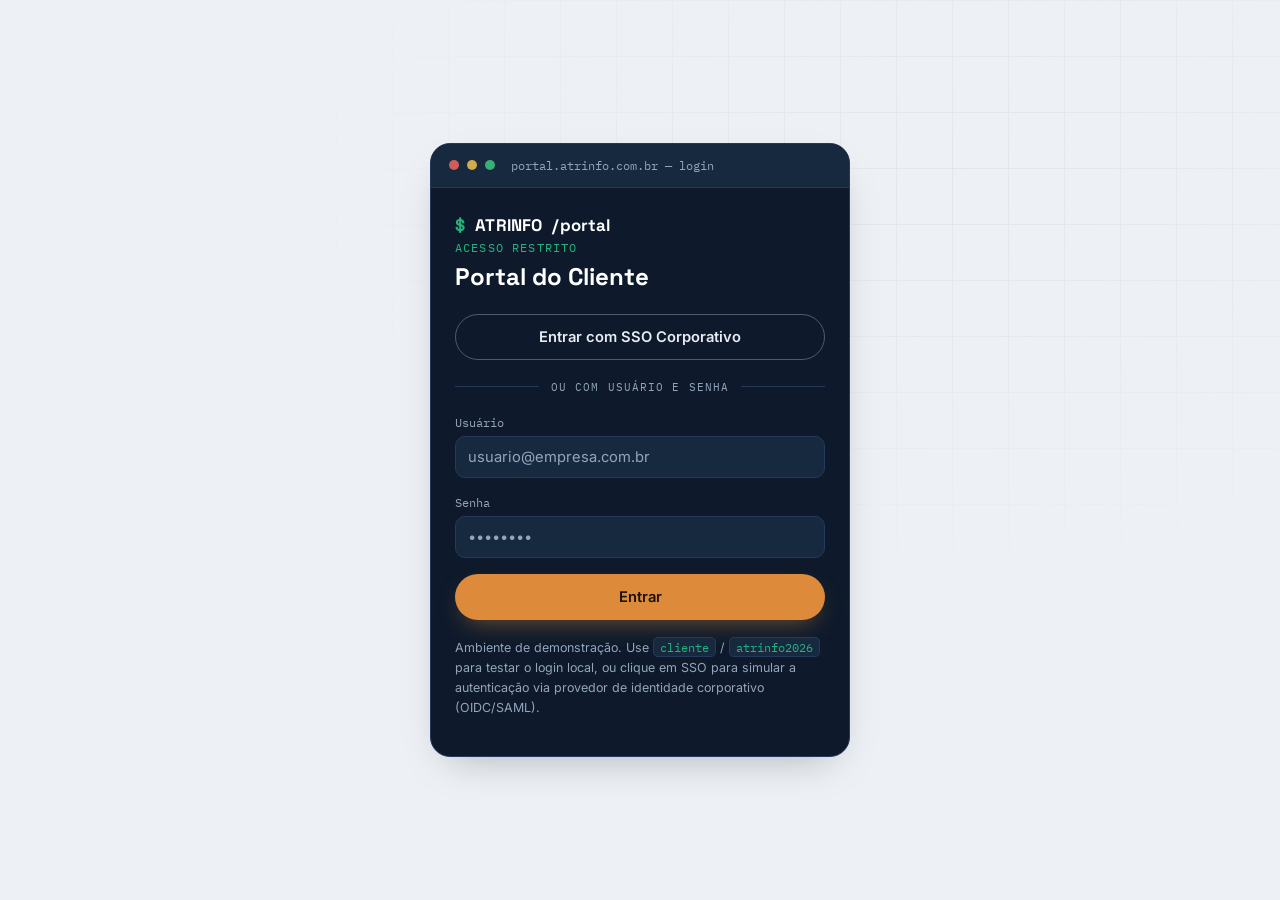
<file: portal-dashboard_bkp.html>
<!DOCTYPE html>
<html lang="pt-BR">
<head>
<meta charset="UTF-8">
<meta name="viewport" content="width=device-width, initial-scale=1.0">
<title>Portal do Cliente | ATRINFO</title>
<meta name="robots" content="noindex">
<link rel="preconnect" href="https://fonts.googleapis.com">
<link rel="preconnect" href="https://fonts.gstatic.com" crossorigin>
<link href="https://fonts.googleapis.com/css2?family=Space+Grotesk:wght@500;600;700&family=Inter:wght@400;500;600;700&family=IBM+Plex+Mono:wght@400;500;600&display=swap" rel="stylesheet">
<style>
/* ===================================================================
   ATRINFO — Portal do Cliente
   Tokens copiados fielmente do index3.html (paper/ink/amber/signal) para
   que o portal seja uma extensão visual do site institucional, e não um
   tema à parte. O cartão "terminal" reaproveita a linguagem do elemento
   assinatura da home (.terminal do hero).
   =================================================================== */

:root{
  --ink:#0E1A2B;
  --ink-2:#17293F;
  --ink-3:#25395A;
  --paper:#EDF0F4;
  --card:#FFFFFF;
  --line:#D9DFE6;
  --text:#16233A;
  --text-soft:#59677A;
  --on-dark:#E7ECF3;
  --on-dark-soft:#93A5BB;
  --signal:#22B57B;
  --signal-soft:rgba(34,181,123,.12);
  --amber:#DD8B3B;
  --amber-soft:rgba(221,139,59,.14);
  --danger:#D6524B;
  --danger-soft:rgba(214,82,75,.10);
  --r-lg:20px;
  --r-md:14px;
  --shadow-md:0 16px 40px -20px rgba(14,26,43,.35);
  --font-display:'Space Grotesk',sans-serif;
  --font-body:'Inter',sans-serif;
  --font-mono:'IBM Plex Mono',monospace;
}

*{box-sizing:border-box;}
html{scroll-behavior:smooth;}
body{
  margin:0;
  background:var(--paper);
  color:var(--text);
  font-family:var(--font-body);
  -webkit-font-smoothing:antialiased;
  min-height:100vh;
}
a{color:inherit;}
*:focus-visible{outline:2px solid var(--amber);outline-offset:3px;border-radius:4px;}

.bg-grid{
  position:fixed; inset:0; z-index:-1; pointer-events:none;
  background-image:linear-gradient(var(--line) 1px, transparent 1px), linear-gradient(90deg, var(--line) 1px, transparent 1px);
  background-size:56px 56px;
  -webkit-mask-image:radial-gradient(ellipse 70% 60% at 75% 20%, #000 0%, transparent 75%);
  mask-image:radial-gradient(ellipse 70% 60% at 75% 20%, #000 0%, transparent 75%);
  opacity:.6;
}

.term{background:var(--ink); border-radius:var(--r-lg); box-shadow:var(--shadow-md); overflow:hidden; border:1px solid var(--ink-3);}
.term-bar{display:flex; align-items:center; gap:8px; padding:14px 18px; background:var(--ink-2); border-bottom:1px solid var(--ink-3); font-family:var(--font-mono); font-size:.76rem; color:var(--on-dark-soft);}
.term-dot{width:10px;height:10px;border-radius:50%;opacity:.9;}
.term-dot.r{background:#E5635C;}
.term-dot.y{background:#E7B84B;}
.term-dot.g{background:#3FBE79;}
.term-title{margin-left:8px;}
.term-body{padding:26px 24px;}

.field{margin-bottom:16px;}
.field label{display:block; font-size:.78rem; color:var(--on-dark-soft); margin-bottom:6px; font-family:var(--font-mono);}
.field input{width:100%; padding:11px 12px; background:var(--ink-2); border:1px solid var(--ink-3); border-radius:10px; color:#fff; font-size:.92rem; font-family:var(--font-body);}
.field input::placeholder{color:var(--on-dark-soft);}
.field input:focus{outline:none; border-color:var(--signal); box-shadow:0 0 0 3px var(--signal-soft);}

.btn{display:inline-flex; align-items:center; justify-content:center; gap:8px; width:100%; padding:13px 16px; border-radius:999px; border:1px solid transparent; font-family:var(--font-body); font-size:.92rem; font-weight:600; cursor:pointer; transition:transform .15s ease, box-shadow .15s ease, background .15s ease, color .15s ease;}
.btn:active{transform:translateY(0) scale(.99);}
.btn-primary{background:var(--amber); color:#1A1006; box-shadow:0 10px 24px -10px rgba(221,139,59,.55);}
.btn-primary:hover{transform:translateY(-2px); box-shadow:0 16px 30px -12px rgba(221,139,59,.6);}
.btn-outline{background:transparent; color:var(--on-dark); border-color:rgba(255,255,255,.28);}
.btn-outline:hover{background:rgba(255,255,255,.08);}
.btn-sm{padding:9px 16px; font-size:.85rem; width:auto;}
.btn-danger{background:transparent; color:var(--danger); border-color:rgba(214,82,75,.4);}
.btn-danger:hover{background:var(--danger-soft);}
.btn[disabled]{opacity:.5; cursor:not-allowed;}

.error-box{background:var(--danger-soft); border:1px solid rgba(214,82,75,.4); color:#ffcfcb; font-size:.82rem; padding:10px 12px; border-radius:10px; margin-bottom:16px; display:none;}
.error-box.show{display:block;}

.shell{display:flex; min-height:100vh;}
.sidebar{width:240px; flex-shrink:0; background:var(--ink); display:flex; flex-direction:column; padding:22px 14px;}
.sidebar .brand{padding:0 8px; margin-bottom:26px; display:flex; align-items:center; gap:10px; font-family:var(--font-display); font-weight:700; font-size:1.05rem; color:#fff;}
.sidebar .brand .dot{color:var(--signal);}
.nav-group-label{font-family:var(--font-mono); font-size:.66rem; color:var(--on-dark-soft); text-transform:uppercase; letter-spacing:.1em; padding:0 10px; margin:0 0 8px;}
.nav-item{display:flex; align-items:center; gap:10px; padding:10px 12px; border-radius:10px; cursor:pointer; color:var(--on-dark-soft); font-size:.86rem; margin-bottom:2px; border:1px solid transparent;}
.nav-item svg{width:16px;height:16px; flex-shrink:0;}
.nav-item:hover{background:var(--ink-2); color:#fff;}
.nav-item.active{background:var(--signal-soft); color:var(--signal); border-color:rgba(34,181,123,.35);}

.nav-parent{justify-content:space-between;}
.nav-parent .chev{margin-left:auto; width:14px; height:14px; transition:transform .15s ease; flex-shrink:0;}
.nav-parent.open .chev{transform:rotate(90deg);}
.nav-children{overflow:hidden; max-height:0; transition:max-height .18s ease;}
.nav-children.open{max-height:400px;}

.sidebar-footer{margin-top:auto; padding-top:14px; border-top:1px solid var(--ink-3);}
.user-chip{display:flex; align-items:center; gap:10px; padding:8px 10px; font-size:.82rem; color:var(--on-dark-soft);}
.user-avatar{width:28px; height:28px; border-radius:50%; background:var(--signal-soft); color:var(--signal); display:flex; align-items:center; justify-content:center; font-family:var(--font-mono); font-size:.72rem; font-weight:700; flex-shrink:0;}

.main{flex:1; min-width:0; display:flex; flex-direction:column;}
.topbar{display:flex; align-items:center; justify-content:space-between; padding:18px 30px; border-bottom:1px solid var(--line); background:var(--paper);}
.topbar h1{font-family:var(--font-display); font-size:1.15rem; margin:0; font-weight:700; color:var(--ink);}
.topbar .eyebrow{font-family:var(--font-mono); font-size:.68rem; color:var(--signal); text-transform:uppercase; letter-spacing:.1em; margin-bottom:3px;}
.content{padding:30px; flex:1; overflow:auto;}

.panel{background:var(--card); border:1px solid var(--line); border-radius:var(--r-lg); padding:24px;}
.panel + .panel{margin-top:20px;}
.panel-head{display:flex; align-items:center; justify-content:space-between; margin-bottom:18px; gap:12px; flex-wrap:wrap;}
.panel-head h2{font-family:var(--font-display); font-size:1.02rem; margin:0; font-weight:700; color:var(--ink);}
.panel-desc{font-size:.85rem; color:var(--text-soft); margin:3px 0 0;}

table{width:100%; border-collapse:collapse; font-size:.85rem;}
thead th{text-align:left; font-family:var(--font-mono); font-size:.68rem; color:var(--text-soft); text-transform:uppercase; letter-spacing:.06em; padding:10px 12px; border-bottom:1px solid var(--line);}
tbody td{padding:12px; border-bottom:1px solid var(--line); color:var(--text);}
tbody tr:hover{background:var(--paper);}
td.num, th.num{text-align:right; font-family:var(--font-mono);}
td.code{font-family:var(--font-mono); color:var(--ink); font-weight:600;}
.row-actions{display:flex; gap:6px; justify-content:flex-end;}
.icon-btn{background:transparent; border:1px solid var(--line); border-radius:8px; color:var(--text-soft); padding:6px 10px; cursor:pointer; font-size:.78rem;}
.icon-btn:hover{border-color:var(--signal); color:var(--signal);}
.icon-btn.danger:hover{border-color:var(--danger); color:var(--danger);}

.empty-state{text-align:center; padding:44px 20px; color:var(--text-soft);}
.empty-state .big{font-size:28px; margin-bottom:8px;}

.badge{font-family:var(--font-mono); font-size:.68rem; padding:3px 10px; border-radius:999px; display:inline-flex; align-items:center; gap:5px;}
.badge.ok{background:var(--signal-soft); color:var(--signal);}
.badge.warn{background:var(--amber-soft); color:var(--amber);}
.badge.danger{background:var(--danger-soft); color:var(--danger);}
.badge .d{width:6px;height:6px;border-radius:50%;background:currentColor;}

.modal-overlay{position:fixed; inset:0; background:rgba(14,26,43,.55); display:none; align-items:center; justify-content:center; z-index:50; padding:20px;}
.modal-overlay.show{display:flex;}
.modal{width:100%; max-width:540px;}
.modal .term-body{padding:26px;}
.modal h3{font-family:var(--font-display); color:#fff; margin:0 0 4px; font-size:1.05rem;}
.modal .sub{color:var(--on-dark-soft); font-size:.82rem; margin:0 0 18px;}

.grid-2{display:grid; grid-template-columns:1fr 1fr; gap:14px;}
.grid-3{display:grid; grid-template-columns:1fr 1fr 1fr; gap:14px;}

.dropzone{border:1.5px dashed var(--ink-3); border-radius:12px; padding:28px; text-align:center; color:var(--on-dark-soft); font-size:.85rem; cursor:pointer; margin-bottom:16px;}
.dropzone:hover{border-color:var(--signal); color:var(--signal);}
.dropzone input{display:none;}

.import-summary{font-family:var(--font-mono); font-size:.76rem; color:var(--on-dark-soft); margin:10px 0;}
.import-summary b{color:#fff;}
.preview-table{max-height:220px; overflow:auto; border:1px solid var(--ink-3); border-radius:10px; margin-bottom:14px;}
.preview-table table{font-size:.76rem;}
.preview-table thead th{color:var(--on-dark-soft); border-bottom-color:var(--ink-3);}
.preview-table tbody td{color:var(--on-dark); border-bottom-color:var(--ink-3);}
tr.row-error td{color:#ff9d95;}
tr.row-error{background:rgba(214,82,75,.08);}

.actions-row{display:flex; gap:10px; justify-content:flex-end; margin-top:6px;}
.actions-row .btn{width:auto;}

.placeholder-panel{border:1.5px dashed var(--line); border-radius:var(--r-lg); padding:54px 24px; text-align:center; color:var(--text-soft); background:var(--card);}
.placeholder-panel h2{font-family:var(--font-display); color:var(--ink); font-size:1.05rem; margin-bottom:8px;}

.toast{position:fixed; bottom:22px; right:22px; z-index:80; background:var(--ink); color:#fff; border-left:3px solid var(--signal); border-radius:10px; padding:13px 18px; font-size:.85rem; box-shadow:var(--shadow-md); display:flex; align-items:center; gap:10px; opacity:0; transform:translateY(8px); transition:opacity .2s ease, transform .2s ease; pointer-events:none;}
.toast.show{opacity:1; transform:translateY(0);}
.toast.error{border-left-color:var(--danger);}

/* ---------- kanban (Controle) ---------- */
.kanban-board{display:flex; gap:14px; overflow-x:auto; padding-bottom:6px;}
.kanban-col{background:var(--card); border:1px solid var(--line); border-radius:var(--r-md); width:252px; flex-shrink:0; display:flex; flex-direction:column; max-height:calc(100vh - 220px);}
.kanban-col.drag-over{border-color:var(--signal); box-shadow:0 0 0 2px var(--signal-soft);}
.kanban-col-head{display:flex; align-items:center; justify-content:space-between; padding:12px 14px; border-bottom:1px solid var(--line);}
.kanban-col-head h3{font-family:var(--font-display); font-size:.85rem; margin:0; color:var(--ink);}
.kanban-col-body{padding:10px; overflow-y:auto; flex:1; display:flex; flex-direction:column; gap:8px; min-height:60px;}
.kanban-card{background:var(--paper); border:1px solid var(--line); border-radius:10px; padding:10px 12px; cursor:grab; font-size:.82rem;}
.kanban-card:active{cursor:grabbing;}
.kanban-card.dragging{opacity:.4;}
.kanban-card .kc-title{font-weight:600; color:var(--ink); margin-bottom:4px; display:flex; justify-content:space-between; gap:6px;}
.kanban-card .kc-meta{display:flex; justify-content:space-between; align-items:center; font-size:.72rem; color:var(--text-soft);}
.kanban-card .kc-valor{font-family:var(--font-mono); color:var(--signal); font-weight:600;}
.kanban-card .kc-del{background:none; border:none; color:var(--text-soft); cursor:pointer; font-size:.78rem; padding:0 0 0 6px; flex-shrink:0;}
.kanban-card .kc-del:hover{color:var(--danger);}
.kanban-add-col{padding:10px; border-top:1px solid var(--line);}
.kanban-add-col button{width:100%; background:transparent; border:1.5px dashed var(--line); border-radius:8px; padding:8px; color:var(--text-soft); font-size:.78rem; cursor:pointer;}
.kanban-add-col button:hover{border-color:var(--signal); color:var(--signal);}

@media (max-width: 860px){
  .sidebar{position:fixed; left:0; top:0; bottom:0; transform:translateX(-100%); transition:transform .2s ease; z-index:40;}
  .sidebar.open{transform:translateX(0);}
  .content{padding:18px;}
  .grid-2{grid-template-columns:1fr;}
  .grid-3{grid-template-columns:1fr;}
  #menuToggle{display:inline-flex !important;}
}
</style>
</head>
<body>
<div class="bg-grid"></div>

<div class="shell">

  <!-- SIDEBAR -->
  <aside class="sidebar" id="sidebar">
    <div class="brand"><span class="dot">$</span> ATRINFO<span style="color:var(--on-dark-soft)">/portal</span></div>

    <div class="nav-group-label">Menu</div>

    <!-- CRM (grupo) -->
    <div class="nav-item nav-parent open" data-toggle="crm">
      <svg viewBox="0 0 24 24" fill="none" stroke="currentColor" stroke-width="1.8"><path d="M17 21v-2a4 4 0 0 0-4-4H5a4 4 0 0 0-4 4v2"/><circle cx="9" cy="7" r="4"/><path d="M23 21v-2a4 4 0 0 0-3-3.87M16 3.13a4 4 0 0 1 0 7.75"/></svg>
      CRM
      <svg class="chev" viewBox="0 0 24 24" fill="none" stroke="currentColor" stroke-width="2"><path d="M9 18l6-6-6-6"/></svg>
    </div>
    <div class="nav-children open" id="children-crm">

      <!-- Cadastros (sub-grupo) -->
      <div class="nav-item nav-parent open" data-toggle="cadastros" style="padding-left:26px;">
        <svg viewBox="0 0 24 24" fill="none" stroke="currentColor" stroke-width="1.8"><rect x="3" y="4" width="18" height="16" rx="2"/><path d="M3 9h18M9 9v11"/></svg>
        Cadastros
        <svg class="chev" viewBox="0 0 24 24" fill="none" stroke="currentColor" stroke-width="2"><path d="M9 18l6-6-6-6"/></svg>
      </div>
      <div class="nav-children open" id="children-cadastros">
        <div class="nav-item" data-section="contatos" style="padding-left:42px;">
          <svg viewBox="0 0 24 24" fill="none" stroke="currentColor" stroke-width="1.8"><path d="M20 21v-2a4 4 0 0 0-4-4H8a4 4 0 0 0-4 4v2"/><circle cx="12" cy="7" r="4"/></svg>
          Contatos
        </div>
        <div class="nav-item" data-section="vendedor" style="padding-left:42px;">
          <svg viewBox="0 0 24 24" fill="none" stroke="currentColor" stroke-width="1.8"><path d="M16 21v-2a4 4 0 0 0-4-4H6a4 4 0 0 0-4 4v2"/><circle cx="9" cy="7" r="4"/><path d="M22 21l-2-2m0 0a2.5 2.5 0 1 0-3.54-3.54A2.5 2.5 0 0 0 20 19z"/></svg>
          Vendedor
        </div>
      </div>

      <!-- Controle -->
      <div class="nav-item" data-section="controle" style="padding-left:26px;">
        <svg viewBox="0 0 24 24" fill="none" stroke="currentColor" stroke-width="1.8"><rect x="3" y="3" width="7" height="18" rx="1.5"/><rect x="14" y="3" width="7" height="10" rx="1.5"/></svg>
        Controle
      </div>
    </div>

    <!-- Integrações -->
    <div class="nav-item" data-section="integracoes">
      <svg viewBox="0 0 24 24" fill="none" stroke="currentColor" stroke-width="1.8"><path d="M17 7a5 5 0 0 0-10 0M7 17a5 5 0 0 0 10 0"/><path d="M7 7l10 10"/></svg>
      Integrações
    </div>

    <!-- Manutenção -->
    <div class="nav-item" data-section="manutencao">
      <svg viewBox="0 0 24 24" fill="none" stroke="currentColor" stroke-width="1.8"><path d="M14.7 6.3a4 4 0 1 1-5.4 5.4L4 17v3h3l5.3-5.3a4 4 0 0 1 5.4-5.4z"/></svg>
      Manutenção
    </div>

    <div class="sidebar-footer">
      <div class="user-chip">
        <div class="user-avatar" id="userAvatar">--</div>
        <div style="overflow:hidden;">
          <div style="color:#fff; font-size:13px; white-space:nowrap; text-overflow:ellipsis; overflow:hidden;" id="userLabel">—</div>
          <div style="font-size:11px;">Sessão ativa</div>
        </div>
      </div>
      <button class="btn btn-outline btn-sm" id="logoutBtn" style="width:100%; margin-top:10px;">Sair</button>
    </div>
  </aside>

  <!-- MAIN -->
  <div class="main">
    <div class="topbar">
      <div style="display:flex; align-items:center; gap:12px;">
        <button class="icon-btn" id="menuToggle" style="display:none;">☰</button>
        <div>
          <div class="eyebrow" id="sectionEyebrow">CRM · Cadastros</div>
          <h1 id="sectionTitle">Tabela de Contatos</h1>
        </div>
      </div>
      <span class="badge ok"><span class="d"></span>SSO válido</span>
    </div>

    <div class="content">

      <!-- =================== CONTATOS =================== -->
      <section id="section-contatos">
        <div class="panel">
          <div class="panel-head">
            <div>
              <h2>Tabela de Contatos</h2>
              <p class="panel-desc">Código (6), Nome (50), Tabela (3), Valor numérico (8, 2 casas decimais).</p>
            </div>
            <div style="display:flex; align-items:center; gap:10px;">
              <span class="badge ok" id="contatosCount"><span class="d"></span>0 registros</span>
              <button class="btn btn-outline btn-sm" id="abrirImportarContatosBtn">⭳ Importar</button>
              <button class="btn btn-primary btn-sm" id="novoContatoBtn">+ Novo registro</button>
            </div>
          </div>

          <div id="contatosTableWrap">
            <table>
              <thead>
                <tr>
                  <th style="width:110px;">Código</th>
                  <th>Nome</th>
                  <th style="width:90px;">Tabela</th>
                  <th class="num" style="width:130px;">Valor</th>
                  <th style="width:140px;"></th>
                </tr>
              </thead>
              <tbody id="contatosBody"></tbody>
            </table>
          </div>

          <div class="empty-state" id="contatosEmpty" style="display:none;">
            <div class="big">📄</div>
            <p>Nenhum contato cadastrado ainda.</p>
            <p style="font-size:12px;">Use "Novo registro" ou "Importar" para trazer um arquivo CSV.</p>
          </div>
        </div>
      </section>

      <!-- =================== VENDEDOR =================== -->
      <section id="section-vendedor" style="display:none;">
        <div class="panel">
          <div class="panel-head">
            <div>
              <h2>Tabela de Vendedores</h2>
              <p class="panel-desc">Código (6), Nome (50), Filial (3), Comissão % (0 a 100, 2 casas decimais).</p>
            </div>
            <div style="display:flex; align-items:center; gap:10px;">
              <span class="badge ok" id="vendedorCount"><span class="d"></span>0 registros</span>
              <button class="btn btn-primary btn-sm" id="novoVendedorBtn">+ Novo vendedor</button>
            </div>
          </div>

          <div id="vendedorTableWrap">
            <table>
              <thead>
                <tr>
                  <th style="width:110px;">Código</th>
                  <th>Nome</th>
                  <th style="width:90px;">Filial</th>
                  <th class="num" style="width:130px;">Comissão %</th>
                  <th style="width:140px;"></th>
                </tr>
              </thead>
              <tbody id="vendedorBody"></tbody>
            </table>
          </div>

          <div class="empty-state" id="vendedorEmpty" style="display:none;">
            <div class="big">🧑‍💼</div>
            <p>Nenhum vendedor cadastrado ainda.</p>
            <p style="font-size:12px;">Use "Novo vendedor" para incluir o primeiro registro.</p>
          </div>
        </div>
      </section>

      <!-- =================== CONTROLE (KANBAN) =================== -->
      <section id="section-controle" style="display:none;">
        <div class="panel">
          <div class="panel-head">
            <div>
              <h2>Controle — Funil de Oportunidades</h2>
              <p class="panel-desc">Arraste os cartões entre as colunas para atualizar o estágio.</p>
            </div>
            <button class="btn btn-primary btn-sm" id="novoCardBtn">+ Novo card</button>
          </div>
          <div class="kanban-board" id="kanbanBoard"></div>
        </div>
      </section>

      <!-- =================== INTEGRAÇÕES =================== -->
      <section id="section-integracoes" style="display:none;">
        <div class="panel">
          <div class="panel-head"><h2>Outras integrações</h2></div>
          <p style="font-size:13px; color:var(--text-soft);">
            A importação de arquivos CSV agora é feita diretamente na tela <b>CRM → Cadastros → Contatos</b>,
            usando o botão "Importar".
          </p>
          <p style="font-size:13px; color:var(--text-soft);">
            Em breve nesta área: exportação automática para o ERP Protheus via API REST/TLPP, e agendamento de
            importações recorrentes a partir de uma pasta de rede monitorada pelo servidor.
          </p>
        </div>
      </section>

      <!-- =================== MANUTENÇÃO =================== -->
      <section id="section-manutencao" style="display:none;">
        <div class="placeholder-panel">
          <h2>Manutenção</h2>
          <p>Espaço reservado para rotinas administrativas: logs de importação, histórico de alterações,
          backup/restore da base e gestão de usuários com acesso ao portal.</p>
        </div>
      </section>

    </div>
  </div>
</div>

<!-- ===== MODAL: novo/editar contato ===== -->
<div class="modal-overlay" id="contatoModal">
  <div class="modal term">
    <div class="term-bar">
      <span class="term-dot r"></span><span class="term-dot y"></span><span class="term-dot g"></span>
      <span class="term-title">contato</span>
      <button class="icon-btn" id="contatoModalClose" style="margin-left:auto;">✕</button>
    </div>
    <div class="term-body">
      <h3 id="contatoModalTitle">Novo registro</h3>
      <p class="sub">Preencha os campos conforme as regras do cadastro.</p>
      <div class="error-box" id="contatoFormError"></div>
      <form id="contatoForm">
        <div class="grid-2">
          <div class="field">
            <label>Código (máx. 6)</label>
            <input id="c_codigo" maxlength="6" required style="text-transform:uppercase;">
          </div>
          <div class="field">
            <label>Tabela (máx. 3)</label>
            <input id="c_tabela" maxlength="3" required style="text-transform:uppercase;">
          </div>
        </div>
        <div class="field">
          <label>Nome (máx. 50)</label>
          <input id="c_nome" maxlength="50" required>
        </div>
        <div class="field">
          <label>Valor (0 a 999.999,99)</label>
          <input id="c_valor" placeholder="0,00" required>
        </div>
        <div class="actions-row">
          <button type="button" class="btn btn-outline" id="contatoCancelBtn">Cancelar</button>
          <button type="submit" class="btn btn-primary">Salvar</button>
        </div>
      </form>
    </div>
  </div>
</div>

<!-- ===== MODAL: importar CSV (Contatos) ===== -->
<div class="modal-overlay" id="importModal">
  <div class="modal term">
    <div class="term-bar">
      <span class="term-dot r"></span><span class="term-dot y"></span><span class="term-dot g"></span>
      <span class="term-title">importar — csv</span>
      <button class="icon-btn" id="importModalClose" style="margin-left:auto;">✕</button>
    </div>
    <div class="term-body">
      <h3>Importar Contatos</h3>
      <p class="sub">Busque o arquivo .csv na pasta de importação e confira a prévia antes de confirmar.</p>

      <label class="dropzone" id="dropzone">
        <input type="file" id="csvFileInput" accept=".csv">
        ⭳ Clique para selecionar o arquivo .csv ou arraste aqui
      </label>

      <p style="font-size:12px; color:var(--on-dark-soft); margin-top:-8px;">
        Formato esperado: <code style="color:var(--signal)">Codigo;Nome;Tabela;Valor</code>
      </p>

      <div class="import-summary" id="importSummary"></div>
      <div id="importPreviewWrap"></div>

      <div class="actions-row">
        <button type="button" class="btn btn-outline" id="importCancelBtn">Cancelar</button>
        <button type="button" class="btn btn-primary" id="importConfirmBtn" disabled>Confirmar importação</button>
      </div>
    </div>
  </div>
</div>

<!-- ===== MODAL: novo/editar vendedor ===== -->
<div class="modal-overlay" id="vendedorModal">
  <div class="modal term">
    <div class="term-bar">
      <span class="term-dot r"></span><span class="term-dot y"></span><span class="term-dot g"></span>
      <span class="term-title">vendedor</span>
      <button class="icon-btn" id="vendedorModalClose" style="margin-left:auto;">✕</button>
    </div>
    <div class="term-body">
      <h3 id="vendedorModalTitle">Novo vendedor</h3>
      <p class="sub">Preencha os campos conforme as regras do cadastro.</p>
      <div class="error-box" id="vendedorFormError"></div>
      <form id="vendedorForm">
        <div class="grid-2">
          <div class="field">
            <label>Código (máx. 6)</label>
            <input id="v_codigo" maxlength="6" required style="text-transform:uppercase;">
          </div>
          <div class="field">
            <label>Filial (máx. 3)</label>
            <input id="v_filial" maxlength="3" required style="text-transform:uppercase;">
          </div>
        </div>
        <div class="field">
          <label>Nome (máx. 50)</label>
          <input id="v_nome" maxlength="50" required>
        </div>
        <div class="field">
          <label>Comissão % (0 a 100)</label>
          <input id="v_comissao" placeholder="0,00" required>
        </div>
        <div class="actions-row">
          <button type="button" class="btn btn-outline" id="vendedorCancelBtn">Cancelar</button>
          <button type="submit" class="btn btn-primary">Salvar</button>
        </div>
      </form>
    </div>
  </div>
</div>

<!-- ===== MODAL: novo card (Kanban) ===== -->
<div class="modal-overlay" id="cardModal">
  <div class="modal term">
    <div class="term-bar">
      <span class="term-dot r"></span><span class="term-dot y"></span><span class="term-dot g"></span>
      <span class="term-title">novo card</span>
      <button class="icon-btn" id="cardModalClose" style="margin-left:auto;">✕</button>
    </div>
    <div class="term-body">
      <h3>Novo card</h3>
      <p class="sub">Crie uma oportunidade e escolha em qual coluna ela entra.</p>
      <div class="error-box" id="cardFormError"></div>
      <form id="cardForm">
        <div class="field">
          <label>Cliente / Oportunidade</label>
          <input id="k_titulo" maxlength="60" required>
        </div>
        <div class="grid-2">
          <div class="field">
            <label>Valor estimado (R$)</label>
            <input id="k_valor" placeholder="0,00">
          </div>
          <div class="field">
            <label>Responsável</label>
            <input id="k_responsavel" maxlength="50">
          </div>
        </div>
        <div class="field">
          <label>Coluna</label>
          <select id="k_coluna" style="width:100%; padding:11px 12px; background:var(--ink-2); border:1px solid var(--ink-3); border-radius:10px; color:#fff; font-size:.92rem; font-family:var(--font-body);"></select>
        </div>
        <div class="actions-row">
          <button type="button" class="btn btn-outline" id="cardCancelBtn">Cancelar</button>
          <button type="submit" class="btn btn-primary">Adicionar</button>
        </div>
      </form>
    </div>
  </div>
</div>

<div class="toast" id="toast"></div>

<script>
/* ==========================================================================
   ATRINFO — Portal do Cliente — lógica do dashboard
   Protótipo funcional em front-end puro. Persistência real (banco de dados,
   API REST) deve substituir o uso de localStorage indicado nos comentários.
   ========================================================================== */
(function(){

  // ---------------------------------------------------------------------
  // 0) Sessão / guarda de rota
  // ---------------------------------------------------------------------
  const sessionRaw = sessionStorage.getItem('atrinfo_portal_session');
  if(!sessionRaw){
    window.location.href = 'portal-login.html';
    return;
  }
  const session = JSON.parse(sessionRaw);
  document.getElementById('userLabel').textContent = session.name;
  document.getElementById('userAvatar').textContent = session.name.slice(0,2).toUpperCase();

  document.getElementById('logoutBtn').addEventListener('click', function(){
    sessionStorage.removeItem('atrinfo_portal_session');
    window.location.href = 'portal-login.html';
  });

  function escapeHtml(s){
    return String(s).replace(/[&<>"']/g, function(c){
      return {'&':'&amp;','<':'&lt;','>':'&gt;','"':'&quot;',"'":'&#39;'}[c];
    });
  }
  function parseNumBR(str){
    if(str === undefined || str === null || str === '') return null;
    if(typeof str === 'number') return str;
    let s = String(str).trim();
    if(s.indexOf(',') > -1 && s.indexOf('.') > -1){ s = s.replace(/\./g,'').replace(',', '.'); }
    else if(s.indexOf(',') > -1){ s = s.replace(',', '.'); }
    const n = parseFloat(s);
    return isNaN(n) ? null : n;
  }
  function formatNumBR(n){
    return Number(n).toLocaleString('pt-BR', { minimumFractionDigits:2, maximumFractionDigits:2 });
  }
  let toastTimer = null;
  function toast(msg, isError){
    const el = document.getElementById('toast');
    el.textContent = msg;
    el.classList.toggle('error', !!isError);
    el.classList.add('show');
    clearTimeout(toastTimer);
    toastTimer = setTimeout(function(){ el.classList.remove('show'); }, 3200);
  }

  // ---------------------------------------------------------------------
  // 1) Navegação — menu em árvore (grupos expansíveis) + seções de conteúdo
  // ---------------------------------------------------------------------
  const sections = ['contatos','vendedor','controle','integracoes','manutencao'];
  const navItems = document.querySelectorAll('.nav-item[data-section]');
  const navParents = document.querySelectorAll('.nav-parent[data-toggle]');
  const titleEyebrow = document.getElementById('sectionEyebrow');
  const titleH1 = document.getElementById('sectionTitle');

  const SECTION_META = {
    contatos:    { eyebrow:'CRM · Cadastros', title:'Tabela de Contatos' },
    vendedor:    { eyebrow:'CRM · Cadastros', title:'Tabela de Vendedores' },
    controle:    { eyebrow:'CRM',             title:'Controle — Funil de Oportunidades' },
    integracoes: { eyebrow:'Integrações',     title:'Integrações' },
    manutencao:  { eyebrow:'Manutenção',      title:'Manutenção' },
  };

  navParents.forEach(function(el){
    el.addEventListener('click', function(){
      el.classList.toggle('open');
      document.getElementById('children-'+el.getAttribute('data-toggle')).classList.toggle('open');
    });
  });

  function showSection(name){
    if(sections.indexOf(name) === -1) name = 'contatos';
    sections.forEach(function(s){
      document.getElementById('section-'+s).style.display = (s===name) ? 'block' : 'none';
    });
    navItems.forEach(function(el){
      el.classList.toggle('active', el.getAttribute('data-section') === name);
    });
    titleEyebrow.textContent = SECTION_META[name].eyebrow;
    titleH1.textContent = SECTION_META[name].title;
    window.location.hash = name;
    document.getElementById('sidebar').classList.remove('open');
  }
  navItems.forEach(function(el){
    el.addEventListener('click', function(){ showSection(el.getAttribute('data-section')); });
  });
  document.getElementById('menuToggle').addEventListener('click', function(){
    document.getElementById('sidebar').classList.toggle('open');
  });
  showSection((window.location.hash || '#contatos').replace('#',''));

  // ---------------------------------------------------------------------
  // 2) CONTATOS — Código (6), Nome (50), Tabela (3), Valor (8, 2 casas)
  // ---------------------------------------------------------------------
  const CONTATOS_KEY = 'atrinfo_contatos';
  function loadContatos(){ try{ return JSON.parse(localStorage.getItem(CONTATOS_KEY)) || []; }catch(e){ return []; } }
  function saveContatos(list){ localStorage.setItem(CONTATOS_KEY, JSON.stringify(list)); }
  let contatos = loadContatos();
  if(contatos.length === 0 && localStorage.getItem(CONTATOS_KEY) === null){
    contatos = [
      { codigo:'ABC123', nome:'Tabela de Preço Padrão', tabela:'PPD', valor:1250.50 },
      { codigo:'XYZ789', nome:'Desconto Comercial Regional', tabela:'DCR', valor:87.90 }
    ];
    saveContatos(contatos);
  }
  const CONTATO_VALOR_MAX = 999999.99;
  function validarContato(r){
    const erros = [];
    if(!r.codigo || r.codigo.length > 6) erros.push('Código deve ter até 6 caracteres.');
    if(!r.nome || r.nome.length > 50) erros.push('Nome deve ter até 50 caracteres.');
    if(!r.tabela || r.tabela.length > 3) erros.push('Tabela deve ter até 3 caracteres.');
    const v = typeof r.valor === 'number' ? r.valor : parseNumBR(r.valor);
    if(v === null || isNaN(v)) erros.push('Valor numérico inválido.');
    else if(v < 0 || v > CONTATO_VALOR_MAX) erros.push('Valor deve estar entre 0 e 999.999,99.');
    return erros;
  }

  const contatosBody = document.getElementById('contatosBody');
  const contatosEmpty = document.getElementById('contatosEmpty');
  const contatosCount = document.getElementById('contatosCount');

  function renderContatos(){
    contatosBody.innerHTML = '';
    contatosCount.textContent = contatos.length + (contatos.length === 1 ? ' registro' : ' registros');
    if(contatos.length === 0){
      contatosEmpty.style.display = 'block';
      document.getElementById('contatosTableWrap').style.display = 'none';
      return;
    }
    contatosEmpty.style.display = 'none';
    document.getElementById('contatosTableWrap').style.display = 'block';
    contatos.forEach(function(r, idx){
      const tr = document.createElement('tr');
      tr.innerHTML =
        '<td class="code">'+escapeHtml(r.codigo)+'</td>'+
        '<td>'+escapeHtml(r.nome)+'</td>'+
        '<td class="code">'+escapeHtml(r.tabela)+'</td>'+
        '<td class="num">'+formatNumBR(r.valor)+'</td>'+
        '<td><div class="row-actions">'+
          '<button class="icon-btn" data-act="edit" data-idx="'+idx+'">Editar</button>'+
          '<button class="icon-btn danger" data-act="del" data-idx="'+idx+'">Excluir</button>'+
        '</div></td>';
      contatosBody.appendChild(tr);
    });
  }
  contatosBody.addEventListener('click', function(e){
    const btn = e.target.closest('button[data-act]');
    if(!btn) return;
    const idx = parseInt(btn.getAttribute('data-idx'), 10);
    if(btn.getAttribute('data-act') === 'edit') openContatoModal(idx);
    if(btn.getAttribute('data-act') === 'del'){
      if(!confirm('Excluir o contato "'+contatos[idx].codigo+'"?')) return;
      contatos.splice(idx,1);
      saveContatos(contatos);
      renderContatos();
      toast('Registro excluído.');
    }
  });

  const contatoModal = document.getElementById('contatoModal');
  let editingContatoIdx = null;
  document.getElementById('novoContatoBtn').addEventListener('click', function(){ openContatoModal(null); });
  function openContatoModal(idx){
    editingContatoIdx = idx;
    const r = idx !== null ? contatos[idx] : { codigo:'', nome:'', tabela:'', valor:'' };
    document.getElementById('contatoModalTitle').textContent = idx !== null ? 'Editar registro' : 'Novo registro';
    document.getElementById('c_codigo').value = r.codigo;
    document.getElementById('c_nome').value = r.nome;
    document.getElementById('c_tabela').value = r.tabela;
    document.getElementById('c_valor').value = r.valor === '' ? '' : formatNumBR(r.valor);
    document.getElementById('contatoFormError').classList.remove('show');
    contatoModal.classList.add('show');
    document.getElementById('c_codigo').focus();
  }
  function closeContatoModal(){ contatoModal.classList.remove('show'); }
  document.getElementById('contatoModalClose').addEventListener('click', closeContatoModal);
  document.getElementById('contatoCancelBtn').addEventListener('click', closeContatoModal);
  document.getElementById('contatoForm').addEventListener('submit', function(e){
    e.preventDefault();
    const novo = {
      codigo: document.getElementById('c_codigo').value.trim().toUpperCase(),
      nome:   document.getElementById('c_nome').value.trim(),
      tabela: document.getElementById('c_tabela').value.trim().toUpperCase(),
      valor:  parseNumBR(document.getElementById('c_valor').value)
    };
    const erros = validarContato(novo);
    const errBox = document.getElementById('contatoFormError');
    if(erros.length){ errBox.textContent = erros.join(' '); errBox.classList.add('show'); return; }
    if(editingContatoIdx !== null) contatos[editingContatoIdx] = novo; else contatos.push(novo);
    saveContatos(contatos);
    renderContatos();
    closeContatoModal();
    toast(editingContatoIdx !== null ? 'Registro atualizado.' : 'Registro incluído.');
  });

  // ---------------------------------------------------------------------
  // 3) Importar CSV — agora vinculado a Contatos
  // ---------------------------------------------------------------------
  const importModal = document.getElementById('importModal');
  const dropzone = document.getElementById('dropzone');
  const fileInput = document.getElementById('csvFileInput');
  const importPreviewWrap = document.getElementById('importPreviewWrap');
  const importSummary = document.getElementById('importSummary');
  const importConfirmBtn = document.getElementById('importConfirmBtn');
  let parsedRows = [];

  document.getElementById('abrirImportarContatosBtn').addEventListener('click', function(){
    resetImportModal();
    importModal.classList.add('show');
  });
  document.getElementById('importModalClose').addEventListener('click', closeImportModal);
  document.getElementById('importCancelBtn').addEventListener('click', closeImportModal);
  function closeImportModal(){ importModal.classList.remove('show'); }
  function resetImportModal(){
    fileInput.value = '';
    importPreviewWrap.innerHTML = '';
    importSummary.textContent = '';
    importConfirmBtn.disabled = true;
    parsedRows = [];
  }
  dropzone.addEventListener('click', function(){ fileInput.click(); });
  dropzone.addEventListener('dragover', function(e){ e.preventDefault(); dropzone.style.borderColor='var(--signal)'; });
  dropzone.addEventListener('dragleave', function(){ dropzone.style.borderColor=''; });
  dropzone.addEventListener('drop', function(e){
    e.preventDefault();
    dropzone.style.borderColor='';
    if(e.dataTransfer.files.length) handleCsvFile(e.dataTransfer.files[0]);
  });
  fileInput.addEventListener('change', function(){ if(fileInput.files.length) handleCsvFile(fileInput.files[0]); });

  function handleCsvFile(file){
    if(!/\.csv$/i.test(file.name)){ toast('Selecione um arquivo .csv', true); return; }
    const reader = new FileReader();
    reader.onload = function(evt){ parseCsv(evt.target.result); };
    reader.onerror = function(){ toast('Não foi possível ler o arquivo.', true); };
    reader.readAsText(file, 'UTF-8');
  }
  function normalizeHeader(h){ return h.trim().toLowerCase().normalize('NFD').replace(/[\u0300-\u036f]/g,''); }
  function parseCsv(text){
    const lines = text.split(/\r\n|\n|\r/).filter(function(l){ return l.trim().length; });
    if(lines.length < 2){ toast('Arquivo CSV vazio ou sem dados.', true); return; }
    const sep = lines[0].indexOf(';') > -1 ? ';' : ',';
    const header = lines[0].split(sep).map(normalizeHeader);
    const idxCodigo = header.indexOf('codigo');
    const idxNome   = header.indexOf('nome');
    const idxTabela = header.indexOf('tabela');
    const idxValor  = header.indexOf('valor');
    if([idxCodigo, idxNome, idxTabela, idxValor].indexOf(-1) > -1){
      importSummary.innerHTML = '<span style="color:#ff9d95">Cabeçalho não reconhecido. Esperado: <b>Codigo;Nome;Tabela;Valor</b></span>';
      importPreviewWrap.innerHTML = '';
      importConfirmBtn.disabled = true;
      return;
    }
    parsedRows = [];
    for(let i=1;i<lines.length;i++){
      const cols = lines[i].split(sep);
      const row = {
        codigo: (cols[idxCodigo]||'').trim().toUpperCase(),
        nome:   (cols[idxNome]||'').trim(),
        tabela: (cols[idxTabela]||'').trim().toUpperCase(),
        valor:  parseNumBR((cols[idxValor]||'').trim())
      };
      parsedRows.push({ row: row, erros: validarContato(row) });
    }
    renderImportPreview();
  }
  function renderImportPreview(){
    const total = parsedRows.length;
    const validos = parsedRows.filter(function(p){ return p.erros.length === 0; }).length;
    const invalidos = total - validos;
    importSummary.innerHTML = '<b>'+total+'</b> linha(s) lida(s) · <b style="color:var(--signal)">'+validos+'</b> válida(s)'+
      (invalidos ? ' · <b style="color:#ff9d95">'+invalidos+'</b> com erro' : '');
    let html = '<div class="preview-table"><table><thead><tr>'+
      '<th>Código</th><th>Nome</th><th>Tabela</th><th class="num">Valor</th><th>Situação</th></tr></thead><tbody>';
    parsedRows.forEach(function(p){
      const ok = p.erros.length === 0;
      html += '<tr class="'+(ok?'':'row-error')+'">'+
        '<td class="code">'+escapeHtml(p.row.codigo)+'</td>'+
        '<td>'+escapeHtml(p.row.nome)+'</td>'+
        '<td class="code">'+escapeHtml(p.row.tabela)+'</td>'+
        '<td class="num">'+(p.row.valor===null? '—' : formatNumBR(p.row.valor))+'</td>'+
        '<td>'+(ok ? '<span class="badge ok"><span class="d"></span>OK</span>' : '<span class="badge danger" title="'+escapeHtml(p.erros.join(' '))+'"><span class="d"></span>Erro</span>')+
        '</td></tr>';
    });
    html += '</tbody></table></div>';
    importPreviewWrap.innerHTML = html;
    importConfirmBtn.disabled = validos === 0;
  }
  importConfirmBtn.addEventListener('click', function(){
    const validos = parsedRows.filter(function(p){ return p.erros.length === 0; }).map(function(p){ return p.row; });
    validos.forEach(function(novo){
      const pos = contatos.findIndex(function(r){ return r.codigo === novo.codigo; });
      if(pos > -1) contatos[pos] = novo; else contatos.push(novo);
    });
    saveContatos(contatos);
    renderContatos();
    closeImportModal();
    toast(validos.length + ' registro(s) importado(s) com sucesso.');
    showSection('contatos');
  });

  // ---------------------------------------------------------------------
  // 4) VENDEDOR — Código (6), Nome (50), Filial (3), Comissão % (0–100, 2 casas)
  // ---------------------------------------------------------------------
  const VENDEDOR_KEY = 'atrinfo_vendedores';
  function loadVendedores(){ try{ return JSON.parse(localStorage.getItem(VENDEDOR_KEY)) || []; }catch(e){ return []; } }
  function saveVendedores(list){ localStorage.setItem(VENDEDOR_KEY, JSON.stringify(list)); }
  let vendedores = loadVendedores();
  if(vendedores.length === 0 && localStorage.getItem(VENDEDOR_KEY) === null){
    vendedores = [
      { codigo:'VD0001', nome:'Carla Menezes', filial:'SP1', comissao:5.5 },
      { codigo:'VD0002', nome:'Rafael Toledo', filial:'RJ1', comissao:4.0 }
    ];
    saveVendedores(vendedores);
  }
  function validarVendedor(r){
    const erros = [];
    if(!r.codigo || r.codigo.length > 6) erros.push('Código deve ter até 6 caracteres.');
    if(!r.nome || r.nome.length > 50) erros.push('Nome deve ter até 50 caracteres.');
    if(!r.filial || r.filial.length > 3) erros.push('Filial deve ter até 3 caracteres.');
    const v = typeof r.comissao === 'number' ? r.comissao : parseNumBR(r.comissao);
    if(v === null || isNaN(v)) erros.push('Comissão numérica inválida.');
    else if(v < 0 || v > 100) erros.push('Comissão deve estar entre 0 e 100.');
    return erros;
  }

  const vendedorBody = document.getElementById('vendedorBody');
  const vendedorEmpty = document.getElementById('vendedorEmpty');
  const vendedorCount = document.getElementById('vendedorCount');

  function renderVendedores(){
    vendedorBody.innerHTML = '';
    vendedorCount.textContent = vendedores.length + (vendedores.length === 1 ? ' registro' : ' registros');
    if(vendedores.length === 0){
      vendedorEmpty.style.display = 'block';
      document.getElementById('vendedorTableWrap').style.display = 'none';
      return;
    }
    vendedorEmpty.style.display = 'none';
    document.getElementById('vendedorTableWrap').style.display = 'block';
    vendedores.forEach(function(r, idx){
      const tr = document.createElement('tr');
      tr.innerHTML =
        '<td class="code">'+escapeHtml(r.codigo)+'</td>'+
        '<td>'+escapeHtml(r.nome)+'</td>'+
        '<td class="code">'+escapeHtml(r.filial)+'</td>'+
        '<td class="num">'+formatNumBR(r.comissao)+'</td>'+
        '<td><div class="row-actions">'+
          '<button class="icon-btn" data-act="edit" data-idx="'+idx+'">Editar</button>'+
          '<button class="icon-btn danger" data-act="del" data-idx="'+idx+'">Excluir</button>'+
        '</div></td>';
      vendedorBody.appendChild(tr);
    });
  }
  vendedorBody.addEventListener('click', function(e){
    const btn = e.target.closest('button[data-act]');
    if(!btn) return;
    const idx = parseInt(btn.getAttribute('data-idx'), 10);
    if(btn.getAttribute('data-act') === 'edit') openVendedorModal(idx);
    if(btn.getAttribute('data-act') === 'del'){
      if(!confirm('Excluir o vendedor "'+vendedores[idx].codigo+'"?')) return;
      vendedores.splice(idx,1);
      saveVendedores(vendedores);
      renderVendedores();
      toast('Registro excluído.');
    }
  });

  const vendedorModal = document.getElementById('vendedorModal');
  let editingVendedorIdx = null;
  document.getElementById('novoVendedorBtn').addEventListener('click', function(){ openVendedorModal(null); });
  function openVendedorModal(idx){
    editingVendedorIdx = idx;
    const r = idx !== null ? vendedores[idx] : { codigo:'', nome:'', filial:'', comissao:'' };
    document.getElementById('vendedorModalTitle').textContent = idx !== null ? 'Editar vendedor' : 'Novo vendedor';
    document.getElementById('v_codigo').value = r.codigo;
    document.getElementById('v_nome').value = r.nome;
    document.getElementById('v_filial').value = r.filial;
    document.getElementById('v_comissao').value = r.comissao === '' ? '' : formatNumBR(r.comissao);
    document.getElementById('vendedorFormError').classList.remove('show');
    vendedorModal.classList.add('show');
    document.getElementById('v_codigo').focus();
  }
  function closeVendedorModal(){ vendedorModal.classList.remove('show'); }
  document.getElementById('vendedorModalClose').addEventListener('click', closeVendedorModal);
  document.getElementById('vendedorCancelBtn').addEventListener('click', closeVendedorModal);
  document.getElementById('vendedorForm').addEventListener('submit', function(e){
    e.preventDefault();
    const novo = {
      codigo:  document.getElementById('v_codigo').value.trim().toUpperCase(),
      nome:    document.getElementById('v_nome').value.trim(),
      filial:  document.getElementById('v_filial').value.trim().toUpperCase(),
      comissao: parseNumBR(document.getElementById('v_comissao').value)
    };
    const erros = validarVendedor(novo);
    const errBox = document.getElementById('vendedorFormError');
    if(erros.length){ errBox.textContent = erros.join(' '); errBox.classList.add('show'); return; }
    if(editingVendedorIdx !== null) vendedores[editingVendedorIdx] = novo; else vendedores.push(novo);
    saveVendedores(vendedores);
    renderVendedores();
    closeVendedorModal();
    toast(editingVendedorIdx !== null ? 'Vendedor atualizado.' : 'Vendedor incluído.');
  });

  // ---------------------------------------------------------------------
  // 5) CONTROLE — Kanban (funil de oportunidades), com arrastar-e-soltar
  // ---------------------------------------------------------------------
  const KANBAN_KEY = 'atrinfo_kanban';
  const KANBAN_COLUNAS = [
    { id:'novo',       titulo:'Novo Lead' },
    { id:'contato',    titulo:'Contato Feito' },
    { id:'proposta',   titulo:'Proposta Enviada' },
    { id:'negociacao', titulo:'Negociação' },
    { id:'ganho',      titulo:'Ganho' },
    { id:'perdido',    titulo:'Perdido' }
  ];
  function loadKanban(){
    try{
      const data = JSON.parse(localStorage.getItem(KANBAN_KEY));
      if(data) return data;
    }catch(e){}
    return null;
  }
  function saveKanban(data){ localStorage.setItem(KANBAN_KEY, JSON.stringify(data)); }
  let kanbanData = loadKanban();
  if(!kanbanData){
    kanbanData = { novo:[], contato:[], proposta:[], negociacao:[], ganho:[], perdido:[] };
    kanbanData.novo.push({ id:'k1', titulo:'Mercado Silva Ltda.', valor:12000, responsavel:'Carla Menezes' });
    kanbanData.contato.push({ id:'k2', titulo:'Construtora Alfa', valor:45000, responsavel:'Rafael Toledo' });
    kanbanData.proposta.push({ id:'k3', titulo:'Distribuidora Center', valor:8200, responsavel:'Carla Menezes' });
    kanbanData.ganho.push({ id:'k4', titulo:'Grupo Nortex', valor:31000, responsavel:'Rafael Toledo' });
    saveKanban(kanbanData);
  }
  let dragCardId = null, dragFromCol = null;

  function renderKanban(){
    const board = document.getElementById('kanbanBoard');
    board.innerHTML = '';
    KANBAN_COLUNAS.forEach(function(col){
      const cards = kanbanData[col.id] || [];
      const colEl = document.createElement('div');
      colEl.className = 'kanban-col';
      colEl.setAttribute('data-col', col.id);
      colEl.innerHTML =
        '<div class="kanban-col-head"><h3>'+escapeHtml(col.titulo)+'</h3>'+
        '<span class="badge ok"><span class="d"></span>'+cards.length+'</span></div>'+
        '<div class="kanban-col-body" data-colbody="'+col.id+'"></div>';
      board.appendChild(colEl);

      const bodyEl = colEl.querySelector('.kanban-col-body');
      cards.forEach(function(card){
        const cardEl = document.createElement('div');
        cardEl.className = 'kanban-card';
        cardEl.draggable = true;
        cardEl.setAttribute('data-card', card.id);
        cardEl.innerHTML =
          '<div class="kc-title"><span>'+escapeHtml(card.titulo)+'</span>'+
          '<button class="kc-del" data-del="'+card.id+'" title="Remover">✕</button></div>'+
          '<div class="kc-meta"><span>'+escapeHtml(card.responsavel||'—')+'</span>'+
          '<span class="kc-valor">'+(card.valor ? 'R$ '+formatNumBR(card.valor) : '')+'</span></div>';

        cardEl.addEventListener('dragstart', function(){
          dragCardId = card.id; dragFromCol = col.id;
          cardEl.classList.add('dragging');
        });
        cardEl.addEventListener('dragend', function(){ cardEl.classList.remove('dragging'); });
        cardEl.querySelector('[data-del]').addEventListener('click', function(){
          if(!confirm('Remover o card "'+card.titulo+'"?')) return;
          kanbanData[col.id] = kanbanData[col.id].filter(function(c){ return c.id !== card.id; });
          saveKanban(kanbanData);
          renderKanban();
        });
        bodyEl.appendChild(cardEl);
      });

      colEl.addEventListener('dragover', function(e){ e.preventDefault(); colEl.classList.add('drag-over'); });
      colEl.addEventListener('dragleave', function(){ colEl.classList.remove('drag-over'); });
      colEl.addEventListener('drop', function(e){
        e.preventDefault();
        colEl.classList.remove('drag-over');
        if(!dragCardId || dragFromCol === col.id) return;
        const idx = kanbanData[dragFromCol].findIndex(function(c){ return c.id === dragCardId; });
        if(idx === -1) return;
        const [card] = kanbanData[dragFromCol].splice(idx,1);
        kanbanData[col.id].push(card);
        saveKanban(kanbanData);
        renderKanban();
        dragCardId = null; dragFromCol = null;
      });
    });
  }

  const cardModal = document.getElementById('cardModal');
  const kColunaSelect = document.getElementById('k_coluna');
  KANBAN_COLUNAS.forEach(function(col){
    const opt = document.createElement('option');
    opt.value = col.id; opt.textContent = col.titulo;
    kColunaSelect.appendChild(opt);
  });
  document.getElementById('novoCardBtn').addEventListener('click', function(){
    document.getElementById('cardForm').reset();
    document.getElementById('cardFormError').classList.remove('show');
    cardModal.classList.add('show');
    document.getElementById('k_titulo').focus();
  });
  function closeCardModal(){ cardModal.classList.remove('show'); }
  document.getElementById('cardModalClose').addEventListener('click', closeCardModal);
  document.getElementById('cardCancelBtn').addEventListener('click', closeCardModal);
  document.getElementById('cardForm').addEventListener('submit', function(e){
    e.preventDefault();
    const titulo = document.getElementById('k_titulo').value.trim();
    const errBox = document.getElementById('cardFormError');
    if(!titulo){ errBox.textContent = 'Informe o nome do cliente/oportunidade.'; errBox.classList.add('show'); return; }
    const novoCard = {
      id: 'k'+Date.now(),
      titulo: titulo,
      valor: parseNumBR(document.getElementById('k_valor').value) || 0,
      responsavel: document.getElementById('k_responsavel').value.trim()
    };
    const colId = kColunaSelect.value;
    kanbanData[colId].push(novoCard);
    saveKanban(kanbanData);
    renderKanban();
    closeCardModal();
    toast('Card adicionado.');
  });

  // ---------------------------------------------------------------------
  // 6) Render inicial
  // ---------------------------------------------------------------------
  renderContatos();
  renderVendedores();
  renderKanban();

})();
</script>
</body>
</html>
</file>
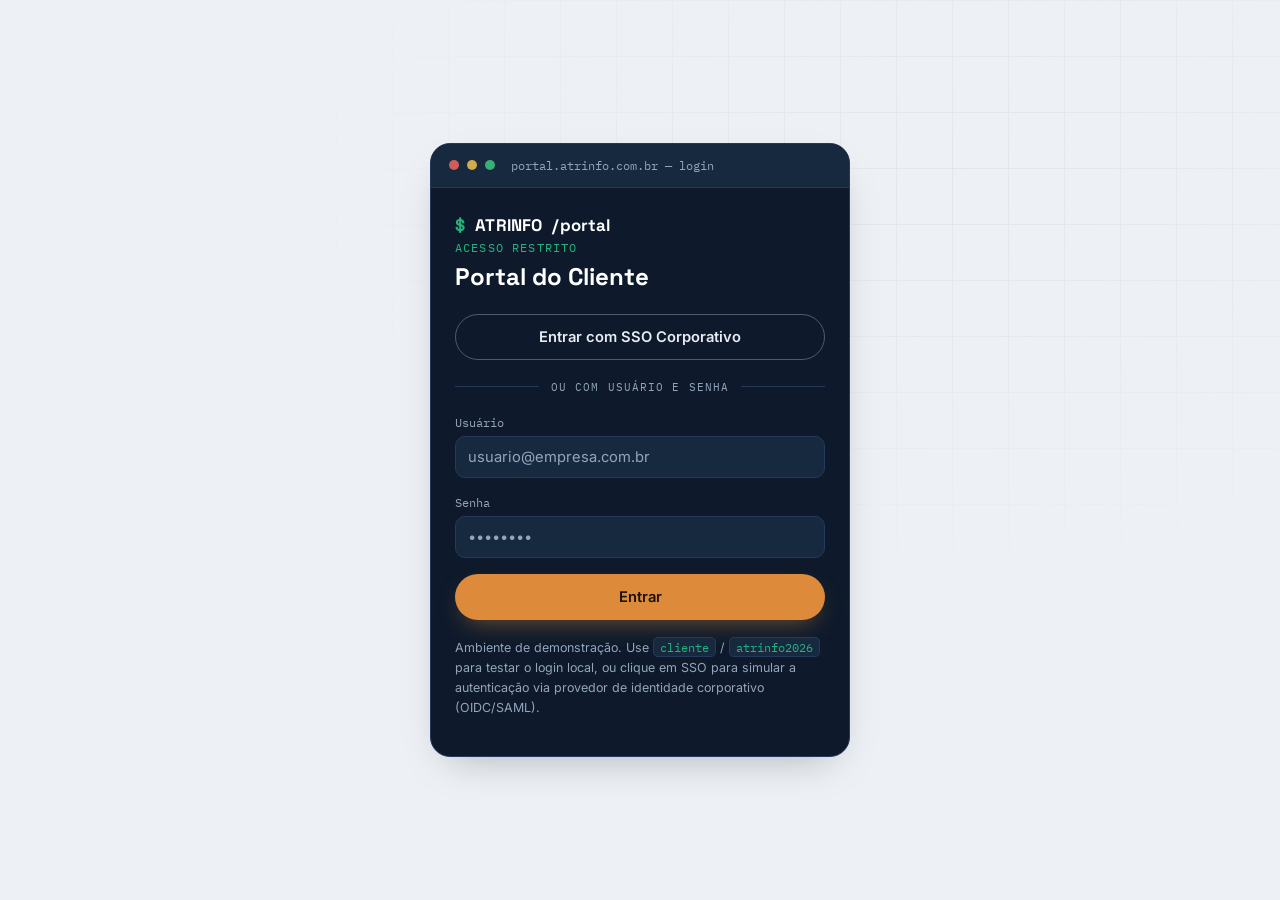
<file: portal-login.html>
<!DOCTYPE html>
<html lang="pt-BR">
<head>
<meta charset="UTF-8">
<meta name="viewport" content="width=device-width, initial-scale=1.0">
<title>Portal do Cliente | ATRINFO</title>
<meta name="robots" content="noindex">
<link rel="preconnect" href="https://fonts.googleapis.com">
<link rel="preconnect" href="https://fonts.gstatic.com" crossorigin>
<link href="https://fonts.googleapis.com/css2?family=Space+Grotesk:wght@500;600;700&family=Inter:wght@400;500;600;700&family=IBM+Plex+Mono:wght@400;500;600&display=swap" rel="stylesheet">
<style>
/* ===================================================================
   ATRINFO — Portal do Cliente
   Tokens copiados fielmente do index3.html (paper/ink/amber/signal) para
   que o portal seja uma extensão visual do site institucional, e não um
   tema à parte. O cartão "terminal" reaproveita a linguagem do elemento
   assinatura da home (.terminal do hero).
   =================================================================== */

:root{
  --ink:#0E1A2B;
  --ink-2:#17293F;
  --ink-3:#25395A;
  --paper:#EDF0F4;
  --card:#FFFFFF;
  --line:#D9DFE6;
  --text:#16233A;
  --text-soft:#59677A;
  --on-dark:#E7ECF3;
  --on-dark-soft:#93A5BB;
  --signal:#22B57B;
  --signal-soft:rgba(34,181,123,.12);
  --amber:#DD8B3B;
  --amber-soft:rgba(221,139,59,.14);
  --danger:#D6524B;
  --danger-soft:rgba(214,82,75,.10);
  --r-lg:20px;
  --r-md:14px;
  --shadow-md:0 16px 40px -20px rgba(14,26,43,.35);
  --font-display:'Space Grotesk',sans-serif;
  --font-body:'Inter',sans-serif;
  --font-mono:'IBM Plex Mono',monospace;
}

*{box-sizing:border-box;}
html{scroll-behavior:smooth;}
body{
  margin:0;
  background:var(--paper);
  color:var(--text);
  font-family:var(--font-body);
  -webkit-font-smoothing:antialiased;
  min-height:100vh;
}
a{color:inherit;}
*:focus-visible{outline:2px solid var(--amber);outline-offset:3px;border-radius:4px;}

.bg-grid{
  position:fixed; inset:0; z-index:-1; pointer-events:none;
  background-image:linear-gradient(var(--line) 1px, transparent 1px), linear-gradient(90deg, var(--line) 1px, transparent 1px);
  background-size:56px 56px;
  -webkit-mask-image:radial-gradient(ellipse 70% 60% at 75% 20%, #000 0%, transparent 75%);
  mask-image:radial-gradient(ellipse 70% 60% at 75% 20%, #000 0%, transparent 75%);
  opacity:.6;
}

.term{background:var(--ink); border-radius:var(--r-lg); box-shadow:var(--shadow-md); overflow:hidden; border:1px solid var(--ink-3);}
.term-bar{display:flex; align-items:center; gap:8px; padding:14px 18px; background:var(--ink-2); border-bottom:1px solid var(--ink-3); font-family:var(--font-mono); font-size:.76rem; color:var(--on-dark-soft);}
.term-dot{width:10px;height:10px;border-radius:50%;opacity:.9;}
.term-dot.r{background:#E5635C;}
.term-dot.y{background:#E7B84B;}
.term-dot.g{background:#3FBE79;}
.term-title{margin-left:8px;}
.term-body{padding:26px 24px;}

.login-wrap{min-height:100vh; display:flex; align-items:center; justify-content:center; padding:24px; position:relative;}
.login-card{width:100%; max-width:420px;}
.brand{display:flex; align-items:center; gap:10px; font-family:var(--font-display); font-weight:700; font-size:1.05rem; color:#fff; letter-spacing:.01em; margin-bottom:4px;}
.brand .dot{color:var(--signal);}
.login-eyebrow{font-family:var(--font-mono); font-size:.72rem; color:var(--signal); text-transform:uppercase; letter-spacing:.1em; margin-bottom:6px;}
.login-h1{font-family:var(--font-display); font-size:1.5rem; font-weight:700; color:#fff; margin:0 0 22px;}

.field{margin-bottom:16px;}
.field label{display:block; font-size:.78rem; color:var(--on-dark-soft); margin-bottom:6px; font-family:var(--font-mono);}
.field input{width:100%; padding:11px 12px; background:var(--ink-2); border:1px solid var(--ink-3); border-radius:10px; color:#fff; font-size:.92rem; font-family:var(--font-body);}
.field input::placeholder{color:var(--on-dark-soft);}
.field input:focus{outline:none; border-color:var(--signal); box-shadow:0 0 0 3px var(--signal-soft);}

.btn{display:inline-flex; align-items:center; justify-content:center; gap:8px; width:100%; padding:13px 16px; border-radius:999px; border:1px solid transparent; font-family:var(--font-body); font-size:.92rem; font-weight:600; cursor:pointer; transition:transform .15s ease, box-shadow .15s ease, background .15s ease, color .15s ease;}
.btn:active{transform:translateY(0) scale(.99);}
.btn-primary{background:var(--amber); color:#1A1006; box-shadow:0 10px 24px -10px rgba(221,139,59,.55);}
.btn-primary:hover{transform:translateY(-2px); box-shadow:0 16px 30px -12px rgba(221,139,59,.6);}
.btn-outline{background:transparent; color:var(--on-dark); border-color:rgba(255,255,255,.28);}
.btn-outline:hover{background:rgba(255,255,255,.08);}
.btn-sm{padding:9px 16px; font-size:.85rem; width:auto;}
.btn-danger{background:transparent; color:var(--danger); border-color:rgba(214,82,75,.4);}
.btn-danger:hover{background:var(--danger-soft);}
.btn[disabled]{opacity:.5; cursor:not-allowed;}

.divider{display:flex; align-items:center; gap:12px; margin:20px 0; color:var(--on-dark-soft); font-family:var(--font-mono); font-size:.68rem; text-transform:uppercase; letter-spacing:.1em;}
.divider::before,.divider::after{content:"";flex:1;height:1px;background:var(--ink-3);}

.hint{font-size:.78rem; color:var(--on-dark-soft); margin-top:18px; line-height:1.6;}
.hint code{background:var(--ink-2); border:1px solid var(--ink-3); border-radius:5px; padding:1px 6px; font-family:var(--font-mono); color:var(--signal);}

.error-box{background:var(--danger-soft); border:1px solid rgba(214,82,75,.4); color:#ffcfcb; font-size:.82rem; padding:10px 12px; border-radius:10px; margin-bottom:16px; display:none;}
.error-box.show{display:block;}

.status-line{font-family:var(--font-mono); font-size:.76rem; color:var(--on-dark-soft); display:flex; align-items:center; gap:8px; margin-top:14px;}
.status-line .pulse{width:7px; height:7px; border-radius:50%; background:var(--signal); animation:pulse 1.8s infinite;}
@keyframes pulse{0%{box-shadow:0 0 0 0 rgba(34,181,123,.5);} 70%{box-shadow:0 0 0 8px rgba(34,181,123,0);} 100%{box-shadow:0 0 0 0 rgba(34,181,123,0);}}

.shell{display:flex; min-height:100vh;}
.sidebar{width:230px; flex-shrink:0; background:var(--ink); display:flex; flex-direction:column; padding:22px 14px;}
.sidebar .brand{padding:0 8px; margin-bottom:26px;}
.nav-item{display:flex; align-items:center; gap:10px; padding:10px 12px; border-radius:10px; cursor:pointer; color:var(--on-dark-soft); font-size:.88rem; margin-bottom:2px; border:1px solid transparent;}
.nav-item svg{width:16px;height:16px; flex-shrink:0;}
.nav-item:hover{background:var(--ink-2); color:#fff;}
.nav-item.active{background:var(--signal-soft); color:var(--signal); border-color:rgba(34,181,123,.35);}
.sidebar-footer{margin-top:auto; padding-top:14px; border-top:1px solid var(--ink-3);}
.user-chip{display:flex; align-items:center; gap:10px; padding:8px 10px; font-size:.82rem; color:var(--on-dark-soft);}
.user-avatar{width:28px; height:28px; border-radius:50%; background:var(--signal-soft); color:var(--signal); display:flex; align-items:center; justify-content:center; font-family:var(--font-mono); font-size:.72rem; font-weight:700; flex-shrink:0;}

.main{flex:1; min-width:0; display:flex; flex-direction:column;}
.topbar{display:flex; align-items:center; justify-content:space-between; padding:18px 30px; border-bottom:1px solid var(--line); background:var(--paper);}
.topbar h1{font-family:var(--font-display); font-size:1.15rem; margin:0; font-weight:700; color:var(--ink);}
.topbar .eyebrow{font-family:var(--font-mono); font-size:.68rem; color:var(--signal); text-transform:uppercase; letter-spacing:.1em; margin-bottom:3px;}
.content{padding:30px; flex:1; overflow:auto;}

.panel{background:var(--card); border:1px solid var(--line); border-radius:var(--r-lg); padding:24px;}
.panel + .panel{margin-top:20px;}
.panel-head{display:flex; align-items:center; justify-content:space-between; margin-bottom:18px; gap:12px; flex-wrap:wrap;}
.panel-head h2{font-family:var(--font-display); font-size:1.02rem; margin:0; font-weight:700; color:var(--ink);}
.panel-desc{font-size:.85rem; color:var(--text-soft); margin:3px 0 0;}

table{width:100%; border-collapse:collapse; font-size:.85rem;}
thead th{text-align:left; font-family:var(--font-mono); font-size:.68rem; color:var(--text-soft); text-transform:uppercase; letter-spacing:.06em; padding:10px 12px; border-bottom:1px solid var(--line);}
tbody td{padding:12px; border-bottom:1px solid var(--line); color:var(--text);}
tbody tr:hover{background:var(--paper);}
td.num, th.num{text-align:right; font-family:var(--font-mono);}
td.code{font-family:var(--font-mono); color:var(--ink); font-weight:600;}
.row-actions{display:flex; gap:6px; justify-content:flex-end;}
.icon-btn{background:transparent; border:1px solid var(--line); border-radius:8px; color:var(--text-soft); padding:6px 10px; cursor:pointer; font-size:.78rem;}
.icon-btn:hover{border-color:var(--signal); color:var(--signal);}
.icon-btn.danger:hover{border-color:var(--danger); color:var(--danger);}

.empty-state{text-align:center; padding:44px 20px; color:var(--text-soft);}
.empty-state .big{font-size:28px; margin-bottom:8px;}

.badge{font-family:var(--font-mono); font-size:.68rem; padding:3px 10px; border-radius:999px; display:inline-flex; align-items:center; gap:5px;}
.badge.ok{background:var(--signal-soft); color:var(--signal);}
.badge.warn{background:var(--amber-soft); color:var(--amber);}
.badge.danger{background:var(--danger-soft); color:var(--danger);}
.badge .d{width:6px;height:6px;border-radius:50%;background:currentColor;}

.modal-overlay{position:fixed; inset:0; background:rgba(14,26,43,.55); display:none; align-items:center; justify-content:center; z-index:50; padding:20px;}
.modal-overlay.show{display:flex;}
.modal{width:100%; max-width:540px;}
.modal .term-body{padding:26px;}
.modal h3{font-family:var(--font-display); color:#fff; margin:0 0 4px; font-size:1.05rem;}
.modal .sub{color:var(--on-dark-soft); font-size:.82rem; margin:0 0 18px;}

.grid-2{display:grid; grid-template-columns:1fr 1fr; gap:14px;}

.dropzone{border:1.5px dashed var(--ink-3); border-radius:12px; padding:28px; text-align:center; color:var(--on-dark-soft); font-size:.85rem; cursor:pointer; margin-bottom:16px;}
.dropzone:hover{border-color:var(--signal); color:var(--signal);}
.dropzone input{display:none;}

.import-summary{font-family:var(--font-mono); font-size:.76rem; color:var(--on-dark-soft); margin:10px 0;}
.import-summary b{color:#fff;}
.preview-table{max-height:220px; overflow:auto; border:1px solid var(--ink-3); border-radius:10px; margin-bottom:14px;}
.preview-table table{font-size:.76rem;}
.preview-table thead th{color:var(--on-dark-soft); border-bottom-color:var(--ink-3);}
.preview-table tbody td{color:var(--on-dark); border-bottom-color:var(--ink-3);}
tr.row-error td{color:#ff9d95;}
tr.row-error{background:rgba(214,82,75,.08);}

.actions-row{display:flex; gap:10px; justify-content:flex-end; margin-top:6px;}
.actions-row .btn{width:auto;}

.placeholder-panel{border:1.5px dashed var(--line); border-radius:var(--r-lg); padding:54px 24px; text-align:center; color:var(--text-soft); background:var(--card);}
.placeholder-panel h2{font-family:var(--font-display); color:var(--ink); font-size:1.05rem; margin-bottom:8px;}

.toast{position:fixed; bottom:22px; right:22px; z-index:80; background:var(--ink); color:#fff; border-left:3px solid var(--signal); border-radius:10px; padding:13px 18px; font-size:.85rem; box-shadow:var(--shadow-md); display:flex; align-items:center; gap:10px; opacity:0; transform:translateY(8px); transition:opacity .2s ease, transform .2s ease; pointer-events:none;}
.toast.show{opacity:1; transform:translateY(0);}
.toast.error{border-left-color:var(--danger);}

@media (max-width: 860px){
  .sidebar{position:fixed; left:0; top:0; bottom:0; transform:translateX(-100%); transition:transform .2s ease; z-index:40;}
  .sidebar.open{transform:translateX(0);}
  .content{padding:18px;}
  .grid-2{grid-template-columns:1fr;}
  #menuToggle{display:inline-flex !important;}
}

</style>
</head>
<body>
<div class="bg-grid"></div>

<div class="login-wrap">
  <div class="login-card">
    <div class="term">
      <div class="term-bar">
        <span class="term-dot r"></span><span class="term-dot y"></span><span class="term-dot g"></span>
        <span class="term-title">portal.atrinfo.com.br — login</span>
      </div>
      <div class="term-body">

        <div class="brand"><span class="dot">$</span> ATRINFO<span style="color:var(--text-faint)">/portal</span></div>
        <div class="login-eyebrow">Acesso restrito</div>
        <h1 class="login-h1">Portal do Cliente</h1>

        <div id="errorBox" class="error-box"></div>

        <!-- SSO (Single Sign-On) -->
        <button id="ssoBtn" class="btn btn-outline" type="button">
          <span id="ssoLabel">Entrar com SSO Corporativo</span>
        </button>

        <div class="divider">ou com usuário e senha</div>

        <form id="loginForm" autocomplete="off">
          <div class="field">
            <label for="user">Usuário</label>
            <input id="user" name="user" type="text" placeholder="usuario@empresa.com.br" required>
          </div>
          <div class="field">
            <label for="pass">Senha</label>
            <input id="pass" name="pass" type="password" placeholder="••••••••" required>
          </div>
          <button id="submitBtn" class="btn btn-primary" type="submit">Entrar</button>
        </form>

        <div class="status-line" id="statusLine" style="display:none;">
          <span class="pulse"></span> <span id="statusText">Validando sessão…</span>
        </div>

        <p class="hint">
          Ambiente de demonstração. Use <code>cliente</code> / <code>atrinfo2026</code> para testar o login local,
          ou clique em SSO para simular a autenticação via provedor de identidade corporativo (OIDC/SAML).
        </p>
      </div>
    </div>
  </div>
</div>

<script>
/* ==========================================================================
   AUTENTICAÇÃO — DEMONSTRAÇÃO
   --------------------------------------------------------------------------
   Esta página simula dois fluxos de autenticação no front-end, apenas para
   fins de protótipo. Em produção, SUBSTITUA os dois blocos marcados abaixo
   por chamadas reais:

   1) LOGIN/SENHA -> POST para o backend (ex: /api/auth/login), que valida
      contra o Active Directory / LDAP / base de usuários e devolve um
      token de sessão (JWT) via cookie HttpOnly+Secure.

   2) SSO -> redirecionar o navegador para o endpoint de autorização do
      provedor de identidade (Azure AD, Okta, Keycloak, Google Workspace...)
      usando OpenID Connect (Authorization Code + PKCE) ou SAML 2.0.
      Ex.: window.location.href = "/auth/oidc/login?returnTo=/portal-dashboard.html"
      O backend recebe o callback, valida o token/assertion junto ao IdP,
      cria a sessão e só então redireciona para o dashboard.
   ========================================================================== */

const DEMO_USER = "cliente";
const DEMO_PASS = "atrinfo2026";

const errorBox   = document.getElementById('errorBox');
const statusLine = document.getElementById('statusLine');
const statusText = document.getElementById('statusText');
const submitBtn  = document.getElementById('submitBtn');
const ssoBtn     = document.getElementById('ssoBtn');
const ssoLabel   = document.getElementById('ssoLabel');

function showError(msg){
  errorBox.textContent = msg;
  errorBox.classList.add('show');
}
function clearError(){
  errorBox.classList.remove('show');
}
function setSession(name, method){
  const session = { name, method, loginAt: new Date().toISOString() };
  sessionStorage.setItem('atrinfo_portal_session', JSON.stringify(session));
}
function goToDashboard(){
  window.location.href = 'portal-dashboard.html';
}

// ---- 1) Login local (usuário e senha) ----
document.getElementById('loginForm').addEventListener('submit', function(e){
  e.preventDefault();
  clearError();
  const user = document.getElementById('user').value.trim();
  const pass = document.getElementById('pass').value;

  if(!user || !pass){
    showError('Informe usuário e senha.');
    return;
  }

  submitBtn.disabled = true;
  submitBtn.textContent = 'Validando…';
  statusLine.style.display = 'flex';
  statusText.textContent = 'Autenticando junto ao provedor de identidade…';

  // --- TROCAR EM PRODUÇÃO POR: chamada real ao backend de autenticação ---
  setTimeout(function(){
    if(user === DEMO_USER && pass === DEMO_PASS){
      statusText.textContent = 'Sessão validada. Redirecionando…';
      setSession(user, 'local');
      setTimeout(goToDashboard, 400);
    } else {
      submitBtn.disabled = false;
      submitBtn.textContent = 'Entrar';
      statusLine.style.display = 'none';
      showError('Usuário ou senha inválidos.');
    }
  }, 700);
  // -------------------------------------------------------------------
});

// ---- 2) SSO ----
ssoBtn.addEventListener('click', function(){
  clearError();
  ssoBtn.disabled = true;
  ssoLabel.textContent = 'Redirecionando ao provedor de identidade…';
  statusLine.style.display = 'flex';
  statusText.textContent = 'Conectando ao SSO corporativo…';

  // --- TROCAR EM PRODUÇÃO POR: ---
  // window.location.href = "/auth/oidc/login?returnTo=/portal-dashboard.html";
  setTimeout(function(){
    statusText.textContent = 'Token validado pelo IdP. Sessão criada.';
    setSession('usuario.sso@cliente.com.br', 'sso');
    setTimeout(goToDashboard, 500);
  }, 1100);
  // -------------------------------------------------------------------
});
</script>
</body>
</html>
</file>
<file: assets/portal.css>
/* ===================================================================
   ATRINFO — Portal do Cliente
   Tokens copiados fielmente do index3.html (paper/ink/amber/signal) para
   que o portal seja uma extensão visual do site institucional, e não um
   tema à parte. O cartão "terminal" reaproveita a linguagem do elemento
   assinatura da home (.terminal do hero).
   =================================================================== */

:root{
  --ink:#0E1A2B;
  --ink-2:#17293F;
  --ink-3:#25395A;
  --paper:#EDF0F4;
  --card:#FFFFFF;
  --line:#D9DFE6;
  --text:#16233A;
  --text-soft:#59677A;
  --on-dark:#E7ECF3;
  --on-dark-soft:#93A5BB;
  --signal:#22B57B;
  --signal-soft:rgba(34,181,123,.12);
  --amber:#DD8B3B;
  --amber-soft:rgba(221,139,59,.14);
  --danger:#D6524B;
  --danger-soft:rgba(214,82,75,.10);
  --r-lg:20px;
  --r-md:14px;
  --shadow-md:0 16px 40px -20px rgba(14,26,43,.35);
  --font-display:'Space Grotesk',sans-serif;
  --font-body:'Inter',sans-serif;
  --font-mono:'IBM Plex Mono',monospace;
}

*{box-sizing:border-box;}
html{scroll-behavior:smooth;}
body{
  margin:0;
  background:var(--paper);
  color:var(--text);
  font-family:var(--font-body);
  -webkit-font-smoothing:antialiased;
  min-height:100vh;
}
a{color:inherit;}
*:focus-visible{outline:2px solid var(--amber);outline-offset:3px;border-radius:4px;}

.bg-grid{
  position:fixed; inset:0; z-index:-1; pointer-events:none;
  background-image:linear-gradient(var(--line) 1px, transparent 1px), linear-gradient(90deg, var(--line) 1px, transparent 1px);
  background-size:56px 56px;
  -webkit-mask-image:radial-gradient(ellipse 70% 60% at 75% 20%, #000 0%, transparent 75%);
  mask-image:radial-gradient(ellipse 70% 60% at 75% 20%, #000 0%, transparent 75%);
  opacity:.6;
}

.term{background:var(--ink); border-radius:var(--r-lg); box-shadow:var(--shadow-md); overflow:hidden; border:1px solid var(--ink-3);}
.term-bar{display:flex; align-items:center; gap:8px; padding:14px 18px; background:var(--ink-2); border-bottom:1px solid var(--ink-3); font-family:var(--font-mono); font-size:.76rem; color:var(--on-dark-soft);}
.term-dot{width:10px;height:10px;border-radius:50%;opacity:.9;}
.term-dot.r{background:#E5635C;}
.term-dot.y{background:#E7B84B;}
.term-dot.g{background:#3FBE79;}
.term-title{margin-left:8px;}
.term-body{padding:26px 24px;}

.login-wrap{min-height:100vh; display:flex; align-items:center; justify-content:center; padding:24px; position:relative;}
.login-card{width:100%; max-width:420px;}
.brand{display:flex; align-items:center; gap:10px; font-family:var(--font-display); font-weight:700; font-size:1.05rem; color:#fff; letter-spacing:.01em; margin-bottom:4px;}
.brand .dot{color:var(--signal);}
.login-eyebrow{font-family:var(--font-mono); font-size:.72rem; color:var(--signal); text-transform:uppercase; letter-spacing:.1em; margin-bottom:6px;}
.login-h1{font-family:var(--font-display); font-size:1.5rem; font-weight:700; color:#fff; margin:0 0 22px;}

.field{margin-bottom:16px;}
.field label{display:block; font-size:.78rem; color:var(--on-dark-soft); margin-bottom:6px; font-family:var(--font-mono);}
.field input{width:100%; padding:11px 12px; background:var(--ink-2); border:1px solid var(--ink-3); border-radius:10px; color:#fff; font-size:.92rem; font-family:var(--font-body);}
.field input::placeholder{color:var(--on-dark-soft);}
.field input:focus{outline:none; border-color:var(--signal); box-shadow:0 0 0 3px var(--signal-soft);}

.btn{display:inline-flex; align-items:center; justify-content:center; gap:8px; width:100%; padding:13px 16px; border-radius:999px; border:1px solid transparent; font-family:var(--font-body); font-size:.92rem; font-weight:600; cursor:pointer; transition:transform .15s ease, box-shadow .15s ease, background .15s ease, color .15s ease;}
.btn:active{transform:translateY(0) scale(.99);}
.btn-primary{background:var(--amber); color:#1A1006; box-shadow:0 10px 24px -10px rgba(221,139,59,.55);}
.btn-primary:hover{transform:translateY(-2px); box-shadow:0 16px 30px -12px rgba(221,139,59,.6);}
.btn-outline{background:transparent; color:var(--on-dark); border-color:rgba(255,255,255,.28);}
.btn-outline:hover{background:rgba(255,255,255,.08);}
.btn-sm{padding:9px 16px; font-size:.85rem; width:auto;}
.btn-danger{background:transparent; color:var(--danger); border-color:rgba(214,82,75,.4);}
.btn-danger:hover{background:var(--danger-soft);}
.btn[disabled]{opacity:.5; cursor:not-allowed;}

.divider{display:flex; align-items:center; gap:12px; margin:20px 0; color:var(--on-dark-soft); font-family:var(--font-mono); font-size:.68rem; text-transform:uppercase; letter-spacing:.1em;}
.divider::before,.divider::after{content:"";flex:1;height:1px;background:var(--ink-3);}

.hint{font-size:.78rem; color:var(--on-dark-soft); margin-top:18px; line-height:1.6;}
.hint code{background:var(--ink-2); border:1px solid var(--ink-3); border-radius:5px; padding:1px 6px; font-family:var(--font-mono); color:var(--signal);}

.error-box{background:var(--danger-soft); border:1px solid rgba(214,82,75,.4); color:#ffcfcb; font-size:.82rem; padding:10px 12px; border-radius:10px; margin-bottom:16px; display:none;}
.error-box.show{display:block;}

.status-line{font-family:var(--font-mono); font-size:.76rem; color:var(--on-dark-soft); display:flex; align-items:center; gap:8px; margin-top:14px;}
.status-line .pulse{width:7px; height:7px; border-radius:50%; background:var(--signal); animation:pulse 1.8s infinite;}
@keyframes pulse{0%{box-shadow:0 0 0 0 rgba(34,181,123,.5);} 70%{box-shadow:0 0 0 8px rgba(34,181,123,0);} 100%{box-shadow:0 0 0 0 rgba(34,181,123,0);}}

.shell{display:flex; min-height:100vh;}
.sidebar{width:230px; flex-shrink:0; background:var(--ink); display:flex; flex-direction:column; padding:22px 14px;}
.sidebar .brand{padding:0 8px; margin-bottom:26px;}
.nav-item{display:flex; align-items:center; gap:10px; padding:10px 12px; border-radius:10px; cursor:pointer; color:var(--on-dark-soft); font-size:.88rem; margin-bottom:2px; border:1px solid transparent;}
.nav-item svg{width:16px;height:16px; flex-shrink:0;}
.nav-item:hover{background:var(--ink-2); color:#fff;}
.nav-item.active{background:var(--signal-soft); color:var(--signal); border-color:rgba(34,181,123,.35);}
.sidebar-footer{margin-top:auto; padding-top:14px; border-top:1px solid var(--ink-3);}
.user-chip{display:flex; align-items:center; gap:10px; padding:8px 10px; font-size:.82rem; color:var(--on-dark-soft);}
.user-avatar{width:28px; height:28px; border-radius:50%; background:var(--signal-soft); color:var(--signal); display:flex; align-items:center; justify-content:center; font-family:var(--font-mono); font-size:.72rem; font-weight:700; flex-shrink:0;}

.main{flex:1; min-width:0; display:flex; flex-direction:column;}
.topbar{display:flex; align-items:center; justify-content:space-between; padding:18px 30px; border-bottom:1px solid var(--line); background:var(--paper);}
.topbar h1{font-family:var(--font-display); font-size:1.15rem; margin:0; font-weight:700; color:var(--ink);}
.topbar .eyebrow{font-family:var(--font-mono); font-size:.68rem; color:var(--signal); text-transform:uppercase; letter-spacing:.1em; margin-bottom:3px;}
.content{padding:30px; flex:1; overflow:auto;}

.panel{background:var(--card); border:1px solid var(--line); border-radius:var(--r-lg); padding:24px;}
.panel + .panel{margin-top:20px;}
.panel-head{display:flex; align-items:center; justify-content:space-between; margin-bottom:18px; gap:12px; flex-wrap:wrap;}
.panel-head h2{font-family:var(--font-display); font-size:1.02rem; margin:0; font-weight:700; color:var(--ink);}
.panel-desc{font-size:.85rem; color:var(--text-soft); margin:3px 0 0;}

table{width:100%; border-collapse:collapse; font-size:.85rem;}
thead th{text-align:left; font-family:var(--font-mono); font-size:.68rem; color:var(--text-soft); text-transform:uppercase; letter-spacing:.06em; padding:10px 12px; border-bottom:1px solid var(--line);}
tbody td{padding:12px; border-bottom:1px solid var(--line); color:var(--text);}
tbody tr:hover{background:var(--paper);}
td.num, th.num{text-align:right; font-family:var(--font-mono);}
td.code{font-family:var(--font-mono); color:var(--ink); font-weight:600;}
.row-actions{display:flex; gap:6px; justify-content:flex-end;}
.icon-btn{background:transparent; border:1px solid var(--line); border-radius:8px; color:var(--text-soft); padding:6px 10px; cursor:pointer; font-size:.78rem;}
.icon-btn:hover{border-color:var(--signal); color:var(--signal);}
.icon-btn.danger:hover{border-color:var(--danger); color:var(--danger);}

.empty-state{text-align:center; padding:44px 20px; color:var(--text-soft);}
.empty-state .big{font-size:28px; margin-bottom:8px;}

.badge{font-family:var(--font-mono); font-size:.68rem; padding:3px 10px; border-radius:999px; display:inline-flex; align-items:center; gap:5px;}
.badge.ok{background:var(--signal-soft); color:var(--signal);}
.badge.warn{background:var(--amber-soft); color:var(--amber);}
.badge.danger{background:var(--danger-soft); color:var(--danger);}
.badge .d{width:6px;height:6px;border-radius:50%;background:currentColor;}

.modal-overlay{position:fixed; inset:0; background:rgba(14,26,43,.55); display:none; align-items:center; justify-content:center; z-index:50; padding:20px;}
.modal-overlay.show{display:flex;}
.modal{width:100%; max-width:540px;}
.modal .term-body{padding:26px;}
.modal h3{font-family:var(--font-display); color:#fff; margin:0 0 4px; font-size:1.05rem;}
.modal .sub{color:var(--on-dark-soft); font-size:.82rem; margin:0 0 18px;}

.grid-2{display:grid; grid-template-columns:1fr 1fr; gap:14px;}

.dropzone{border:1.5px dashed var(--ink-3); border-radius:12px; padding:28px; text-align:center; color:var(--on-dark-soft); font-size:.85rem; cursor:pointer; margin-bottom:16px;}
.dropzone:hover{border-color:var(--signal); color:var(--signal);}
.dropzone input{display:none;}

.import-summary{font-family:var(--font-mono); font-size:.76rem; color:var(--on-dark-soft); margin:10px 0;}
.import-summary b{color:#fff;}
.preview-table{max-height:220px; overflow:auto; border:1px solid var(--ink-3); border-radius:10px; margin-bottom:14px;}
.preview-table table{font-size:.76rem;}
.preview-table thead th{color:var(--on-dark-soft); border-bottom-color:var(--ink-3);}
.preview-table tbody td{color:var(--on-dark); border-bottom-color:var(--ink-3);}
tr.row-error td{color:#ff9d95;}
tr.row-error{background:rgba(214,82,75,.08);}

.actions-row{display:flex; gap:10px; justify-content:flex-end; margin-top:6px;}
.actions-row .btn{width:auto;}

.placeholder-panel{border:1.5px dashed var(--line); border-radius:var(--r-lg); padding:54px 24px; text-align:center; color:var(--text-soft); background:var(--card);}
.placeholder-panel h2{font-family:var(--font-display); color:var(--ink); font-size:1.05rem; margin-bottom:8px;}

.toast{position:fixed; bottom:22px; right:22px; z-index:80; background:var(--ink); color:#fff; border-left:3px solid var(--signal); border-radius:10px; padding:13px 18px; font-size:.85rem; box-shadow:var(--shadow-md); display:flex; align-items:center; gap:10px; opacity:0; transform:translateY(8px); transition:opacity .2s ease, transform .2s ease; pointer-events:none;}
.toast.show{opacity:1; transform:translateY(0);}
.toast.error{border-left-color:var(--danger);}

@media (max-width: 860px){
  .sidebar{position:fixed; left:0; top:0; bottom:0; transform:translateX(-100%); transition:transform .2s ease; z-index:40;}
  .sidebar.open{transform:translateX(0);}
  .content{padding:18px;}
  .grid-2{grid-template-columns:1fr;}
  #menuToggle{display:inline-flex !important;}
}
</file>
